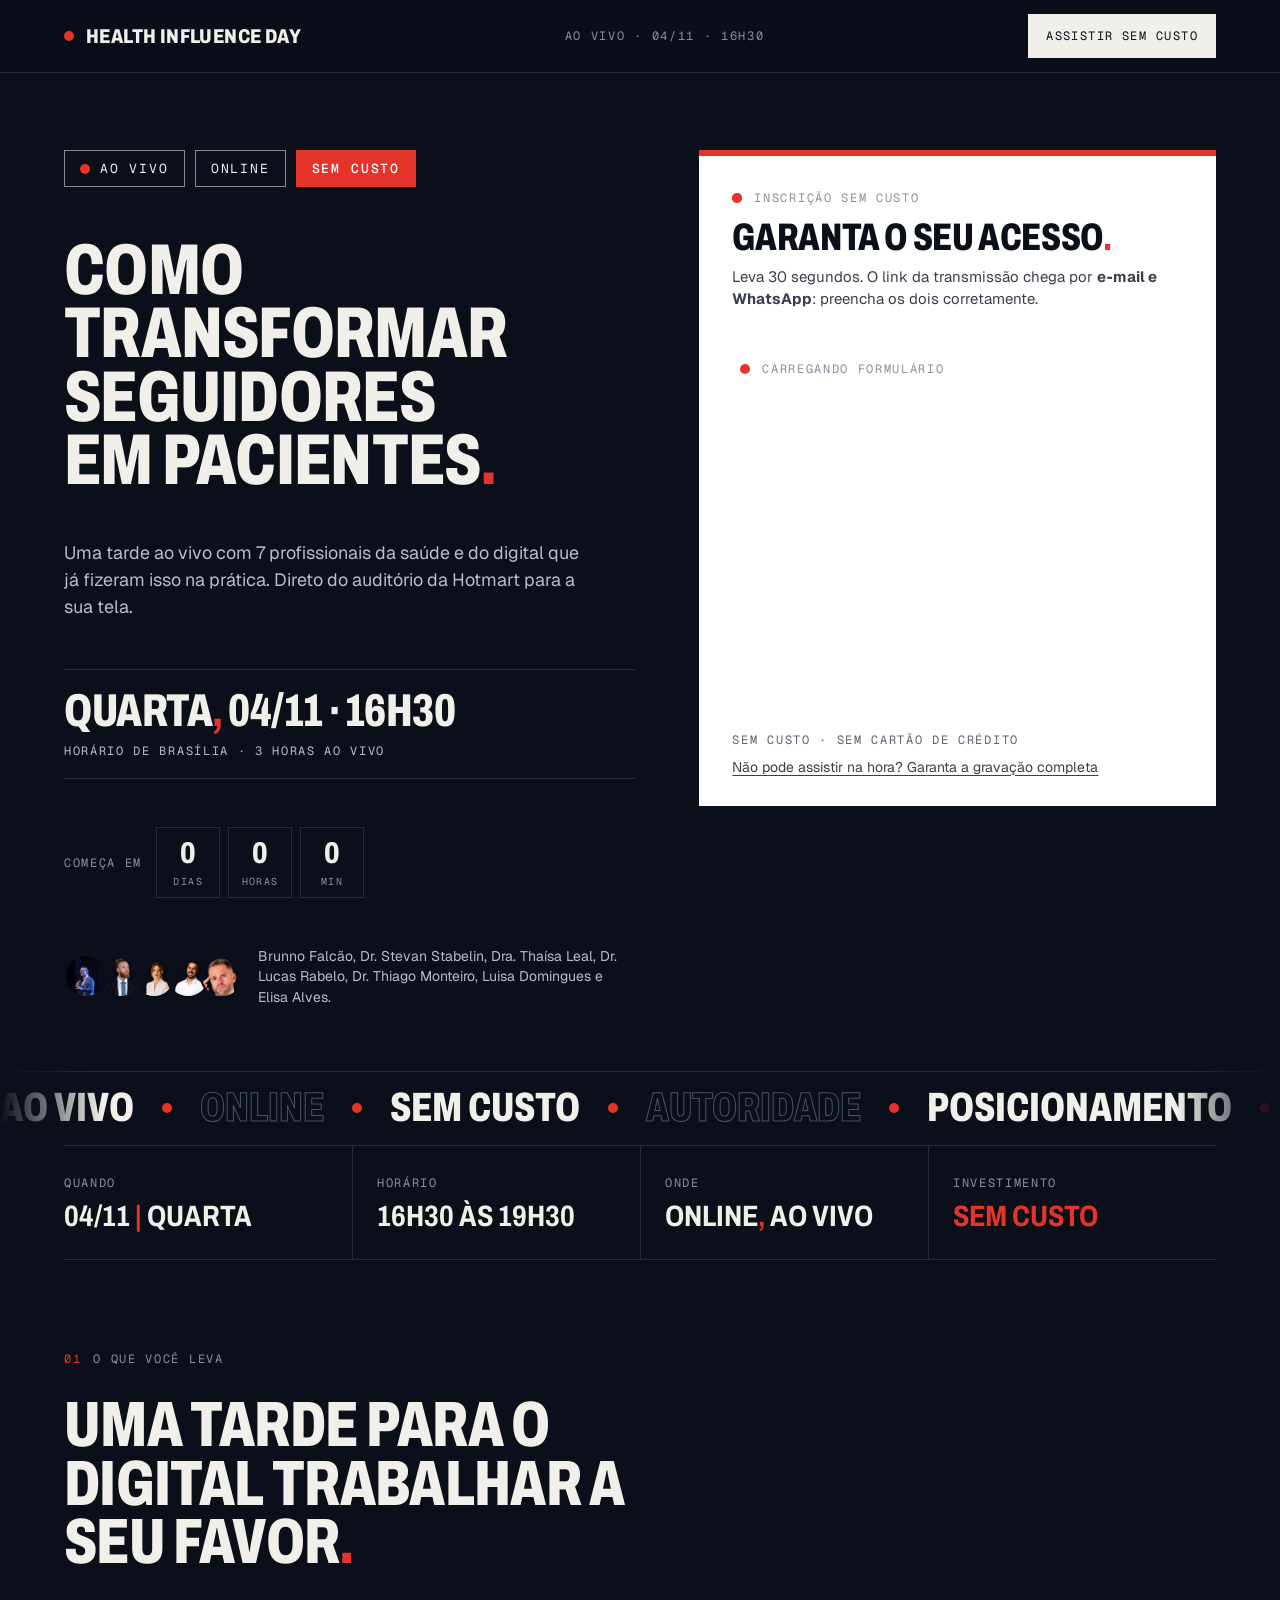
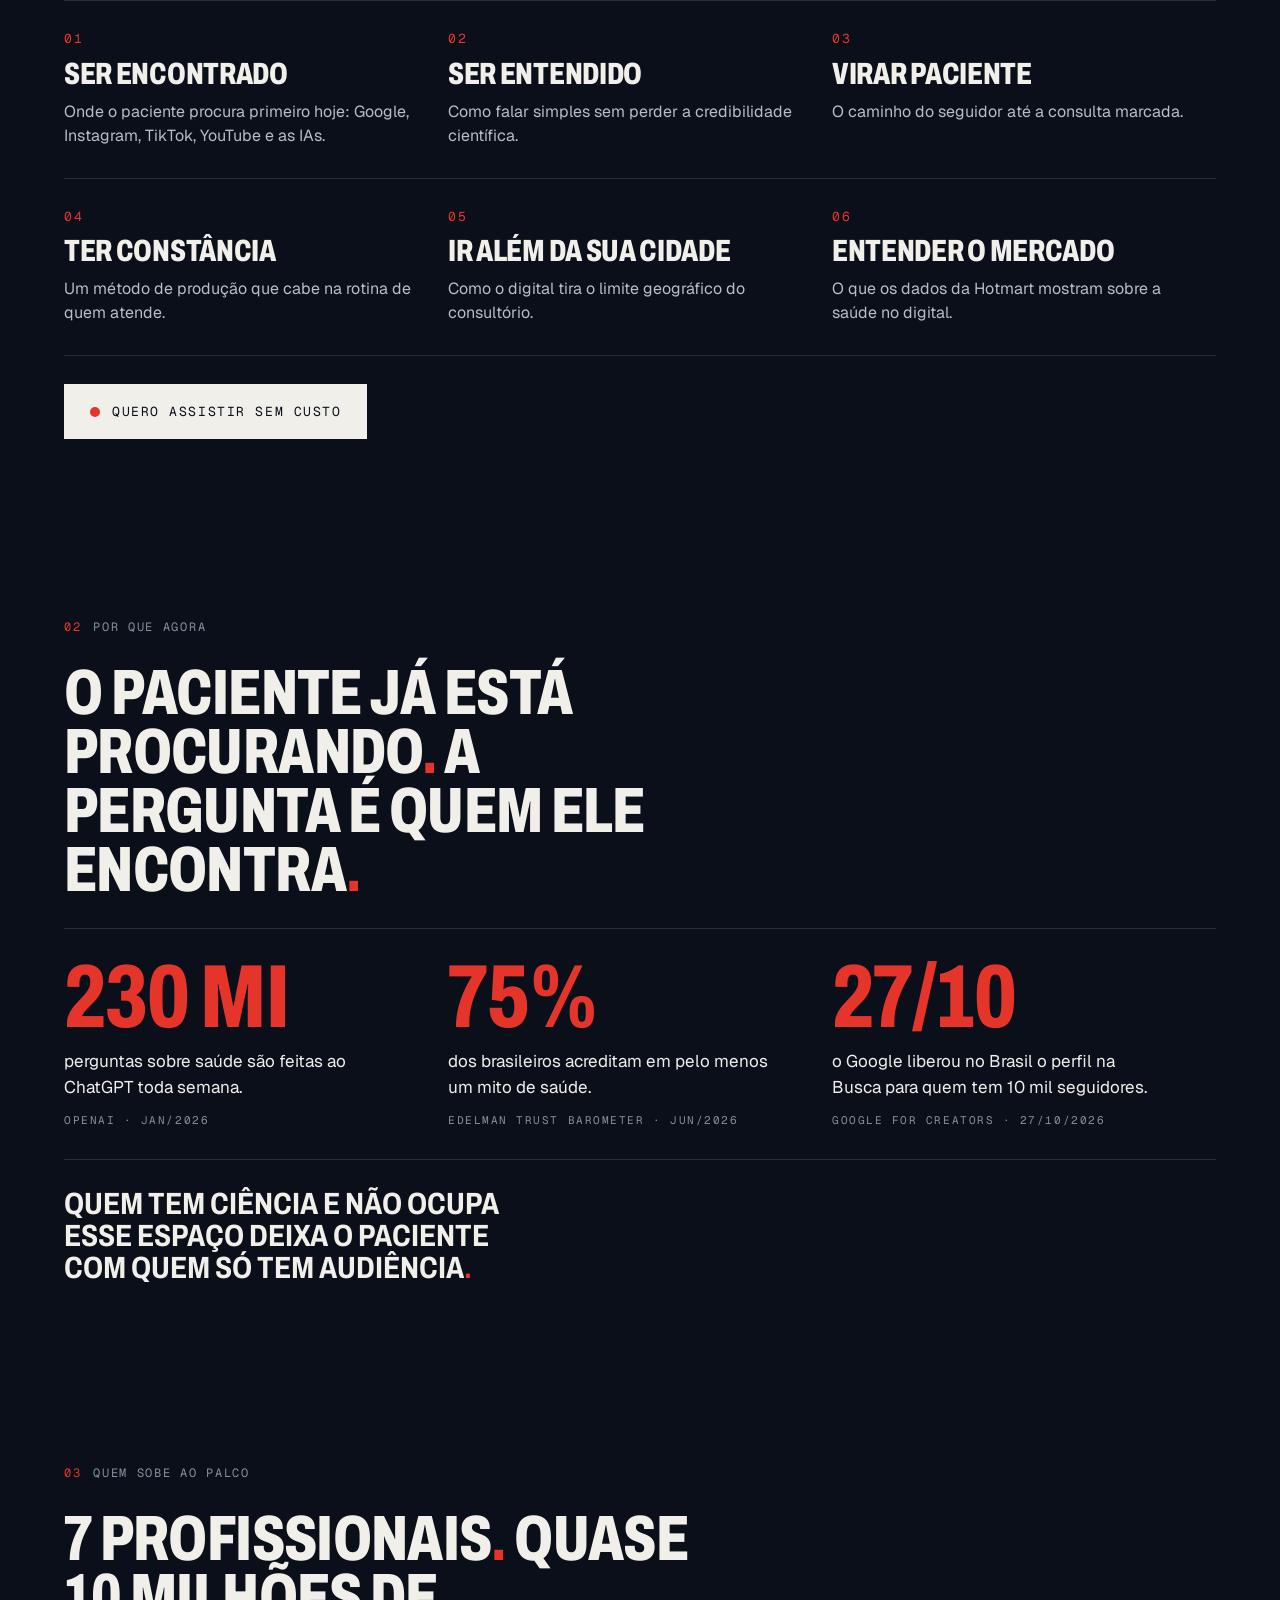
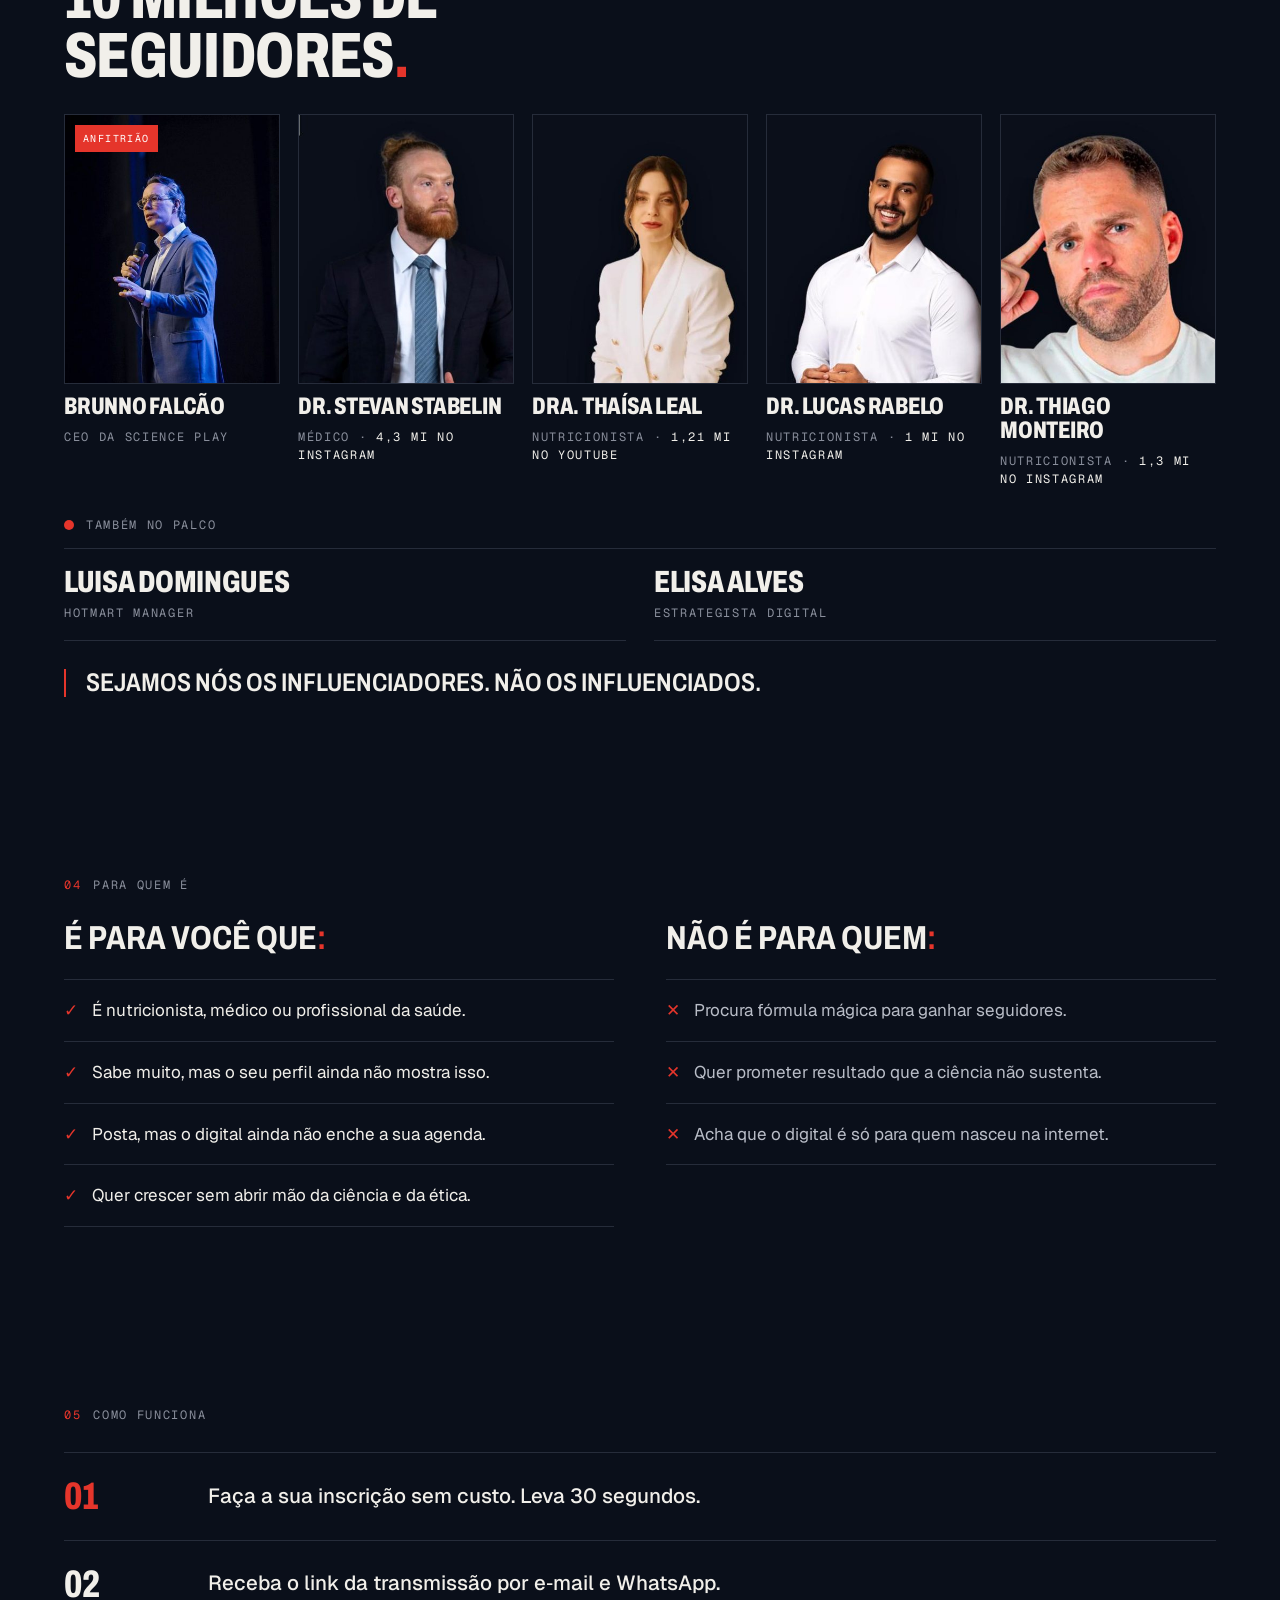
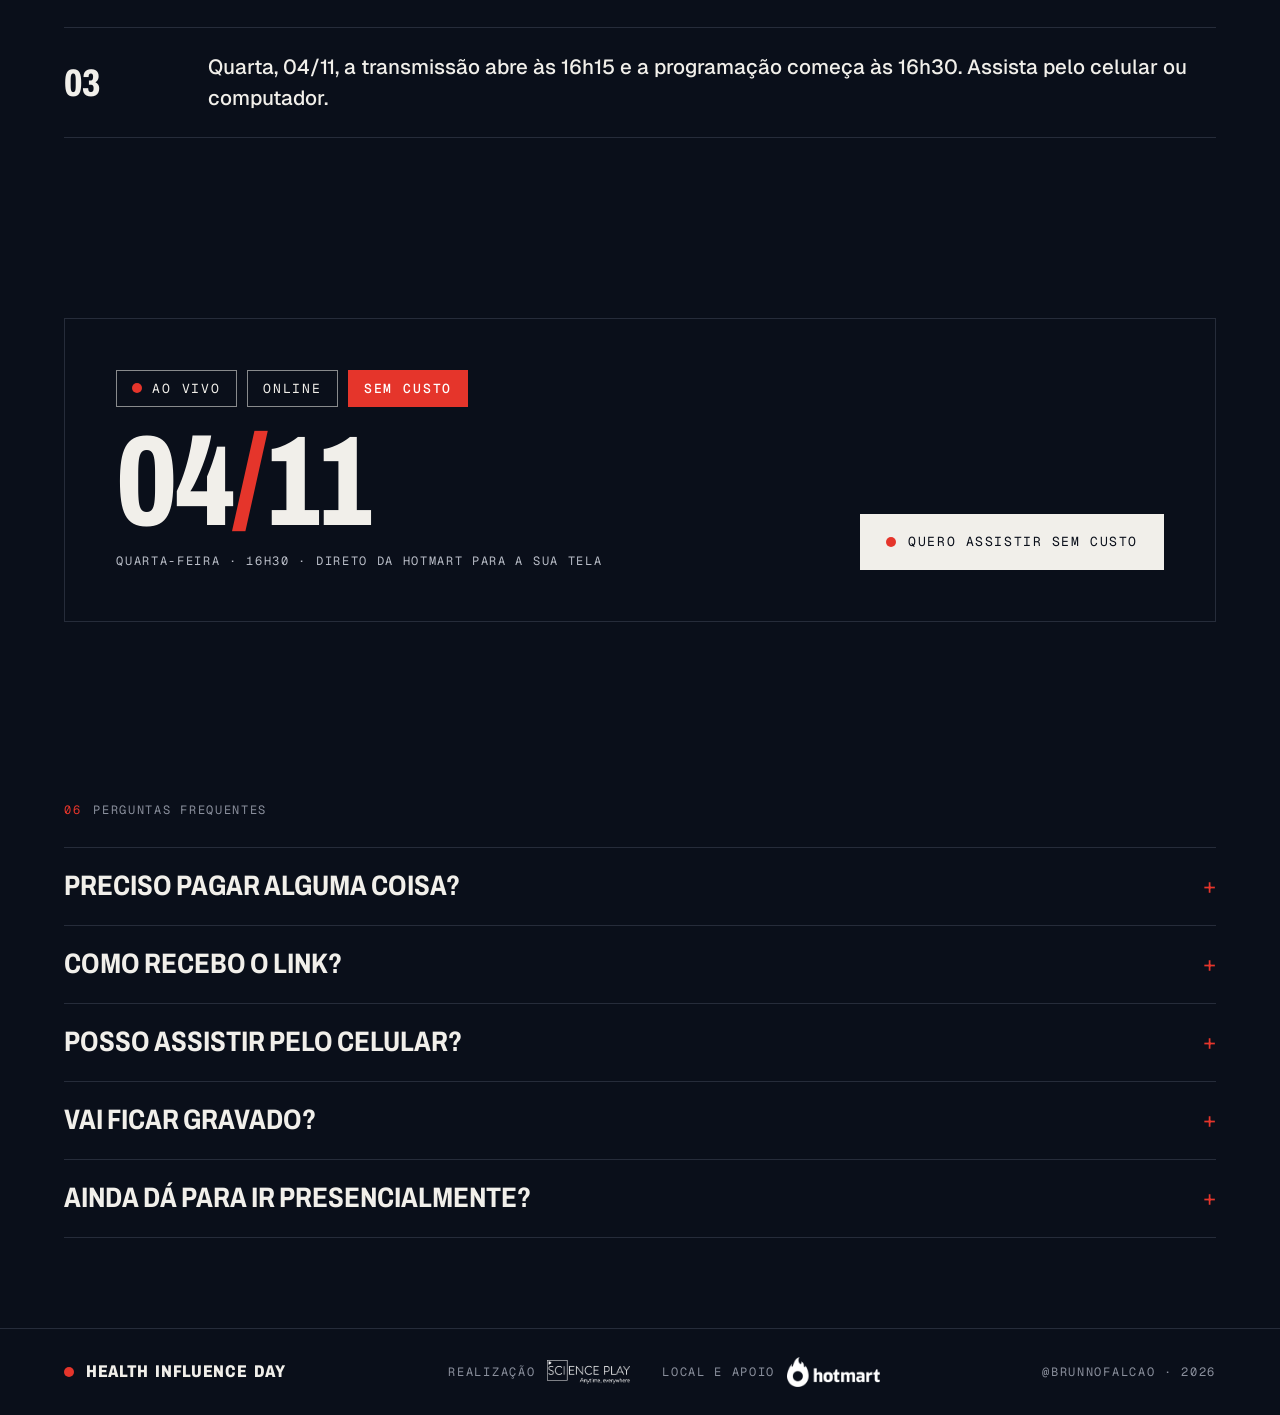
<file: index.html>
<!doctype html>
<html lang="pt-BR">
<head>
<meta charset="utf-8">
<meta name="viewport" content="width=device-width, initial-scale=1, viewport-fit=cover">
<title>Health Influence Day · Ao vivo, online e sem custo · 04/11</title>
<meta name="description" content="Como transformar seguidores em pacientes. Transmissão ao vivo, online e sem custo, direto da Hotmart, com 7 profissionais da saúde e do digital. Quarta, 04/11, às 16h30.">
<meta name="theme-color" content="#0A0F1A">
<link rel="canonical" href="https://hid.scienceplay.com/">
<meta property="og:type" content="website">
<meta property="og:url" content="https://hid.scienceplay.com/">
<meta property="og:title" content="Ao vivo, online e sem custo · Health Influence Day · 04/11">
<meta property="og:description" content="Como transformar seguidores em pacientes. Direto do auditório da Hotmart para a sua tela. Quarta, 04/11, às 16h30.">
<meta property="og:image" content="https://hid.scienceplay.com/img/og-online.jpg?v=1">
<meta property="og:image:width" content="1200">
<meta property="og:image:height" content="630">
<meta property="og:image:alt" content="Health Influence Day, ao vivo e online, quarta, 04/11, às 16h30. Transmissão sem custo, direto da Hotmart.">
<meta property="og:locale" content="pt_BR">
<meta property="og:site_name" content="Health Influence Day">
<meta name="twitter:card" content="summary_large_image">
<meta name="twitter:image" content="https://hid.scienceplay.com/img/og-online.jpg?v=1">
<link rel="icon" href="data:image/svg+xml,%3Csvg xmlns='http://www.w3.org/2000/svg' viewBox='0 0 32 32'%3E%3Crect width='32' height='32' fill='%230A0F1A'/%3E%3Ccircle cx='16' cy='16' r='7' fill='%23E5352B'/%3E%3C/svg%3E">
<link rel="preconnect" href="https://fonts.googleapis.com">
<link rel="preconnect" href="https://fonts.gstatic.com" crossorigin>
<link href="https://fonts.googleapis.com/css2?family=Archivo:wdth,wght@62..125,400..900&family=Geist:wght@300..700&family=Geist+Mono:wght@400;500&display=swap" rel="stylesheet">
<script type="application/ld+json">
{"@context":"https://schema.org","@type":"Event","name":"Health Influence Day · Ao vivo","description":"Como transformar seguidores em pacientes. Transmissão ao vivo, online e sem custo, direto do auditório da Hotmart.","startDate":"2026-11-04T16:30:00-03:00","endDate":"2026-11-04T19:30:00-03:00","eventAttendanceMode":"https://schema.org/OnlineEventAttendanceMode","eventStatus":"https://schema.org/EventScheduled","isAccessibleForFree":true,"location":{"@type":"VirtualLocation","url":"https://hid.scienceplay.com/"},"offers":{"@type":"Offer","price":"0","priceCurrency":"BRL","availability":"https://schema.org/InStock","url":"https://hid.scienceplay.com/"},"organizer":{"@type":"Organization","name":"Science Play","url":"https://scienceplay.com"},"performer":[{"@type":"Person","name":"Brunno Falcão"},{"@type":"Person","name":"Stevan Stabelin"},{"@type":"Person","name":"Thaísa Leal"},{"@type":"Person","name":"Lucas Rabelo"},{"@type":"Person","name":"Thiago Monteiro"},{"@type":"Person","name":"Luisa Domingues"},{"@type":"Person","name":"Elisa Alves"}],"image":"https://hid.scienceplay.com/img/og-online.jpg"}
</script>
<link rel="stylesheet" href="assets/style.css?v=4">
<style>
/* ===== versão online · conversão ===== */
.hero-grid{display:grid;grid-template-columns:minmax(0,1.05fr) minmax(0,.95fr);gap:clamp(32px,5vw,72px);align-items:start}
@media (max-width:900px){.hero-grid{grid-template-columns:1fr}}
.pills{display:flex;flex-wrap:wrap;gap:10px}
.pill{display:inline-flex;align-items:center;gap:10px;font-family:"Geist Mono",ui-monospace,monospace;font-size:13px;letter-spacing:.14em;text-transform:uppercase;padding:11px 15px;border:1px solid rgba(241,239,234,.55);color:var(--paper);line-height:1}
.pill--free{background:var(--red);border-color:var(--red);color:#fff;font-weight:500}
.pill--live .dot{animation:blink 1.2s ease-in-out infinite}
@keyframes blink{50%{opacity:.2}}
@media (prefers-reduced-motion:reduce){.pill--live .dot{animation:none}}
.hero h1{margin-top:4px}
.when{display:flex;flex-wrap:wrap;align-items:baseline;gap:8px 18px;border-top:1px solid var(--line);border-bottom:1px solid var(--line);padding:18px 0}
.when .h{font-size:clamp(34px,3.6vw,56px);line-height:1}
.when .mono{color:var(--muted)}
.countdown{display:flex;align-items:center;gap:14px;flex-wrap:wrap}
.cd{display:flex;gap:8px}
.cd div{min-width:64px;border:1px solid var(--line);padding:10px 8px 8px;text-align:center}
.cd b{display:block;font-family:Archivo,sans-serif;font-stretch:80%;font-variation-settings:"wdth" 80;font-weight:800;font-size:30px;line-height:1;color:var(--paper)}
.cd span{display:block;margin-top:6px;font-family:"Geist Mono",monospace;font-size:10px;letter-spacing:.14em;text-transform:uppercase;color:var(--dim)}
.faces{display:flex;align-items:center;gap:14px}
.faces .fs{display:flex}
.faces img{width:44px;height:44px;border-radius:50%;object-fit:cover;object-position:center 18%;border:2px solid var(--ink);margin-left:-10px;background:#1a2030}
.faces img:first-child{margin-left:0}
.faces p{font-size:14px;line-height:1.45;color:var(--muted);max-width:40ch}
.form-card{background:#fff;color:var(--ink);border-top:6px solid var(--red)}
.form-head{padding:clamp(22px,2.6vw,34px) clamp(22px,2.6vw,34px) 0}
.form-head .h{font-size:clamp(32px,3vw,46px);line-height:.95}
.form-head p{margin-top:10px;font-size:15px;line-height:1.5;color:#3A3F4C}
.form-card .rd-box{border:0;min-height:420px}
.form-foot{padding:0 clamp(22px,2.6vw,34px) clamp(20px,2.4vw,28px);display:flex;flex-direction:column;gap:8px}
.form-foot .mono{color:#5E6270}
.form-foot a{font-size:14px;color:#3A3F4C;text-decoration:underline;text-underline-offset:3px}
.sec-h{font-size:clamp(40px,5vw,84px);line-height:.92;max-width:21ch}
.ben{display:grid;grid-template-columns:repeat(auto-fit,minmax(min(100%,340px),1fr));border-top:1px solid var(--line)}
.ben>div{padding:28px 28px 30px 0;border-bottom:1px solid var(--line);display:flex;flex-direction:column;gap:10px}
.ben .n{font-family:"Geist Mono",monospace;font-size:13px;letter-spacing:.14em;color:var(--red)}
.ben .h{font-size:clamp(26px,2.4vw,34px);line-height:1}
.ben p{color:var(--muted);font-size:16px;max-width:38ch}
.stats{display:grid;grid-template-columns:repeat(auto-fit,minmax(min(100%,280px),1fr));gap:0;border-top:1px solid var(--line)}
.stat{padding:30px 28px 30px 0;border-bottom:1px solid var(--line)}
.stat .h{font-size:clamp(64px,7vw,112px);line-height:.85;color:var(--red)}
.stat p{margin-top:14px;font-size:17px;color:var(--paper);max-width:30ch}
.stat .mono{display:block;margin-top:12px;color:var(--dim);font-size:11px}
.punch{font-family:Archivo,sans-serif;font-stretch:80%;font-variation-settings:"wdth" 80;font-weight:700;text-transform:uppercase;font-size:clamp(24px,2.4vw,34px);line-height:1.05;max-width:30ch}
.palco{display:grid;grid-template-columns:repeat(auto-fill,minmax(min(100%,210px),1fr));gap:18px}
.pc{display:flex;flex-direction:column;gap:10px}
.pc .ph{position:relative;aspect-ratio:4/5;overflow:hidden;background:#111725;border:1px solid var(--line)}
.pc .ph img{width:100%;height:100%;object-fit:cover;display:block}
.pc .host{position:absolute;left:10px;top:10px;font-family:"Geist Mono",monospace;font-size:10px;letter-spacing:.14em;text-transform:uppercase;background:var(--red);color:#fff;padding:6px 8px}
.pc .h{font-size:24px;line-height:1}
.pc .mono{color:var(--dim)}
.pc .num{color:var(--paper)}
.also{display:flex;flex-direction:column;gap:14px}
.also-row{display:grid;grid-template-columns:repeat(auto-fit,minmax(min(100%,280px),1fr));column-gap:28px;border-top:1px solid var(--line)}
.also-row>div{padding:18px 0;border-bottom:1px solid var(--line);display:flex;flex-direction:column;gap:6px}
.also-row .h{font-size:clamp(26px,2.4vw,34px);line-height:1}
.fit{display:grid;grid-template-columns:repeat(auto-fit,minmax(min(100%,380px),1fr));gap:clamp(24px,4vw,56px)}
.fit ul{list-style:none;margin:0;padding:0;border-top:1px solid var(--line)}
.fit li{display:flex;gap:14px;padding:18px 0;border-bottom:1px solid var(--line);font-size:17px;line-height:1.45}
.fit li i{font-style:normal;color:var(--red);flex:none;font-family:"Geist Mono",monospace}
.fit .no li{color:var(--muted)}
.final{border:1px solid var(--line);padding:clamp(28px,4vw,56px);display:grid;grid-template-columns:minmax(0,1fr) auto;gap:28px;align-items:end}
@media (max-width:900px){.final{grid-template-columns:1fr}}
.final .big{font-size:clamp(80px,10vw,160px);line-height:.85;letter-spacing:-.02em}
.final .sub{margin-top:14px}
.faq{border-top:1px solid var(--line);width:100%}
.faq details{border-bottom:1px solid var(--line)}
.faq summary{list-style:none;cursor:pointer;display:flex;justify-content:space-between;align-items:center;gap:16px;padding:22px 0;min-height:44px}
.faq summary::-webkit-details-marker{display:none}
.faq summary .h{font-size:clamp(22px,2.2vw,30px)}
.faq summary::after{content:"+";font-family:"Geist Mono",monospace;font-size:22px;color:var(--red);flex:none}
.faq details[open] summary::after{content:"−"}
.faq p{color:var(--muted);font-size:17px;max-width:62ch;padding:0 0 22px}
.faq a{color:var(--paper);text-decoration:underline;text-underline-offset:3px}
.faces .fs{flex:none}
@media (max-width:600px){
  .pills{gap:8px}.pill{font-size:12px;padding:9px 11px;gap:8px;letter-spacing:.12em}
  .palco{grid-template-columns:repeat(2,minmax(0,1fr));gap:14px}
  .pc .h{font-size:20px}
  .pc .mono{font-size:10px;letter-spacing:.1em}
  .faces{align-items:flex-start}
  .faces p{font-size:13px}
  .cd div{min-width:58px}
}
</style>
<!-- Meta Pixel -->
<script>
!function(f,b,e,v,n,t,s){if(f.fbq)return;n=f.fbq=function(){n.callMethod?
n.callMethod.apply(n,arguments):n.queue.push(arguments)};if(!f._fbq)f._fbq=n;
n.push=n;n.loaded=!0;n.version='2.0';n.queue=[];t=b.createElement(e);t.async=!0;
t.src=v;s=b.getElementsByTagName(e)[0];s.parentNode.insertBefore(t,s)}(window,
document,'script','https://connect.facebook.net/en_US/fbevents.js');
fbq('init', '460696430970324');
fbq('track', 'PageView');
</script>
<noscript><img height="1" width="1" style="display:none" alt="" src="https://www.facebook.com/tr?id=460696430970324&ev=PageView&noscript=1"></noscript>
<!-- Fim Meta Pixel -->
</head>
<body>

<header class="top pad">
  <div class="wrap">
    <a class="brand" href="#topo" aria-label="Health Influence Day, início"><span class="dot"></span>Health Influence Day</a>
    <div class="mono dim top-meta"><span class="hide-m">Ao vivo · 04/11 · 16h30</span><span class="show-m">Ao vivo · 04/11</span></div>
    <a class="btn btn--sm top-cta" href="#inscricao">Assistir sem custo</a>
  </div>
</header>

<main id="topo">
  <!-- HERO: promessa + formulário na primeira dobra -->
  <section class="hero pad">
    <div class="wrap hero-grid">
      <div class="stack">
        <div class="pills" aria-label="Ao vivo, online e sem custo">
          <span class="pill pill--live"><span class="dot"></span>Ao vivo</span>
          <span class="pill">Online</span>
          <span class="pill pill--free">Sem custo</span>
        </div>
        <h1 class="h">Como transformar seguidores em pacientes<span class="red">.</span></h1>
        <p class="lead">Uma tarde ao vivo com 7 profissionais da saúde e do digital que já fizeram isso na prática. Direto do auditório da Hotmart para a sua tela.</p>
        <div class="when">
          <div class="h">Quarta<span class="red">,</span> 04/11 · 16h30</div>
          <div class="mono">Horário de Brasília · 3 horas ao vivo</div>
        </div>
        <div class="countdown" id="countdown" hidden>
          <div class="mono dim" id="cd-label">Começa em</div>
          <div class="cd"><div><b id="cd-d">0</b><span>dias</span></div><div><b id="cd-h">0</b><span>horas</span></div><div><b id="cd-m">0</b><span>min</span></div></div>
        </div>
        <div class="faces">
          <div class="fs">
            <img src="img/palco/brunno.jpg" width="44" height="44" alt="Brunno Falcão">
            <img src="img/palco/stevan.jpg" width="44" height="44" alt="Dr. Stevan Stabelin">
            <img src="img/palco/thaisa.jpg" width="44" height="44" alt="Dra. Thaísa Leal">
            <img src="img/palco/lucas.jpg" width="44" height="44" alt="Dr. Lucas Rabelo">
            <img src="img/palco/thiago.jpg" width="44" height="44" alt="Dr. Thiago Monteiro">
          </div>
          <p>Brunno Falcão, Dr. Stevan Stabelin, Dra. Thaísa Leal, Dr. Lucas Rabelo, Dr. Thiago Monteiro, Luisa Domingues e Elisa Alves.</p>
        </div>
      </div>

      <div class="form-card" id="inscricao">
        <div class="form-head">
          <div class="label mono dim"><span class="dot"></span>Inscrição sem custo</div>
          <h2 class="h" style="margin-top:12px">Garanta o seu acesso<span class="red">.</span></h2>
          <p>Leva 30 segundos. O link da transmissão chega por <strong>e&#8209;mail e WhatsApp</strong>: preencha os dois corretamente.</p>
        </div>
        <div id="form-box">
          <div class="rd-box">
            <div class="rd-loading mono dim" id="rd-status">Carregando formulário</div>
            <div id="formulario-aplicacao-hid-9331237108acf9518650"></div>
            <noscript><p class="rd-fallback">Ative o JavaScript do navegador para fazer sua inscrição.</p></noscript>
          </div>
        </div>
        <div class="form-foot">
          <div class="mono">Sem custo · Sem cartão de crédito</div>
          <a href="https://pay.hotmart.com/X108210082W?off=s212oz87" target="_blank" rel="noopener">Não pode assistir na hora? Garanta a gravação completa</a>
        </div>
      </div>
    </div>
  </section>

  <div class="ticker" aria-hidden="true"><div class="ticker-track"><div class="ticker-seq"><span>Ao vivo</span><i></i><span>Online</span><i></i><span>Sem custo</span><i></i><span>Autoridade</span><i></i><span>Posicionamento</span><i></i><span>Crescimento digital</span><i></i><span>Presença</span><i></i></div><div class="ticker-seq"><span>Ao vivo</span><i></i><span>Online</span><i></i><span>Sem custo</span><i></i><span>Autoridade</span><i></i><span>Posicionamento</span><i></i><span>Crescimento digital</span><i></i><span>Presença</span><i></i></div></div></div>

  <section class="pad" aria-label="Dados da transmissão">
    <div class="wrap strip"><div class="strip-row">
      <div><div class="mono dim">Quando</div><div class="h h--md">04/11 <span class="red">|</span> Quarta</div></div>
      <div><div class="mono dim">Horário</div><div class="h h--md">16h30 às 19h30</div></div>
      <div><div class="mono dim">Onde</div><div class="h h--md">Online<span class="red">,</span> ao vivo</div></div>
      <div><div class="mono dim">Investimento</div><div class="h h--md red">Sem custo</div></div>
    </div></div>
  </section>

  <!-- O QUE VOCÊ LEVA -->
  <section class="sec pad">
    <div class="wrap stack stack--md">
      <div class="label mono dim"><span class="red">01</span>O que você leva</div>
      <h2 class="h sec-h">Uma tarde para o digital trabalhar a seu favor<span class="red">.</span></h2>
      <div class="ben">
        <div><div class="n">01</div><div class="h">Ser encontrado</div><p>Onde o paciente procura primeiro hoje: Google, Instagram, TikTok, YouTube e as IAs.</p></div>
        <div><div class="n">02</div><div class="h">Ser entendido</div><p>Como falar simples sem perder a credibilidade científica.</p></div>
        <div><div class="n">03</div><div class="h">Virar paciente</div><p>O caminho do seguidor até a consulta marcada.</p></div>
        <div><div class="n">04</div><div class="h">Ter constância</div><p>Um método de produção que cabe na rotina de quem atende.</p></div>
        <div><div class="n">05</div><div class="h">Ir além da sua cidade</div><p>Como o digital tira o limite geográfico do consultório.</p></div>
        <div><div class="n">06</div><div class="h">Entender o mercado</div><p>O que os dados da Hotmart mostram sobre a saúde no digital.</p></div>
      </div>
      <div><a class="btn" href="#inscricao"><span class="dot"></span>Quero assistir sem custo</a></div>
    </div>
  </section>

  <!-- POR QUE AGORA -->
  <section class="sec pad">
    <div class="wrap stack stack--md">
      <div class="label mono dim"><span class="red">02</span>Por que agora</div>
      <h2 class="h sec-h">O paciente já está procurando<span class="red">.</span> A pergunta é quem ele encontra<span class="red">.</span></h2>
      <div class="stats">
        <div class="stat"><div class="h">230 mi</div><p>perguntas sobre saúde são feitas ao ChatGPT toda semana.</p><span class="mono">OpenAI · jan/2026</span></div>
        <div class="stat"><div class="h">75%</div><p>dos brasileiros acreditam em pelo menos um mito de saúde.</p><span class="mono">Edelman Trust Barometer · jun/2026</span></div>
        <div class="stat"><div class="h">27/10</div><p>o Google liberou no Brasil o perfil na Busca para quem tem 10 mil seguidores.</p><span class="mono">Google for Creators · 27/10/2026</span></div>
      </div>
      <p class="punch">Quem tem ciência e não ocupa esse espaço deixa o paciente com quem só tem audiência<span class="red">.</span></p>
    </div>
  </section>

  <!-- QUEM SOBE AO PALCO -->
  <section class="sec pad">
    <div class="wrap stack stack--md">
      <div class="label mono dim"><span class="red">03</span>Quem sobe ao palco</div>
      <h2 class="h sec-h">7 profissionais<span class="red">.</span> Quase 10 milhões de seguidores<span class="red">.</span></h2>
      <div class="palco">
        <div class="pc"><div class="ph"><img src="img/palco/brunno.jpg" width="400" height="500" alt="Brunno Falcão" loading="lazy"><span class="host">Anfitrião</span></div><div class="h">Brunno Falcão</div><div class="mono">CEO da Science Play</div></div>
        <div class="pc"><div class="ph"><img src="img/palco/stevan.jpg" width="400" height="500" alt="Dr. Stevan Stabelin" loading="lazy"></div><div class="h">Dr. Stevan Stabelin</div><div class="mono">Médico · <span class="num">4,3 mi no Instagram</span></div></div>
        <div class="pc"><div class="ph"><img src="img/palco/thaisa.jpg" width="400" height="500" alt="Dra. Thaísa Leal" loading="lazy"></div><div class="h">Dra. Thaísa Leal</div><div class="mono">Nutricionista · <span class="num">1,21 mi no YouTube</span></div></div>
        <div class="pc"><div class="ph"><img src="img/palco/lucas.jpg" width="400" height="500" alt="Dr. Lucas Rabelo" loading="lazy"></div><div class="h">Dr. Lucas Rabelo</div><div class="mono">Nutricionista · <span class="num">1 mi no Instagram</span></div></div>
        <div class="pc"><div class="ph"><img src="img/palco/thiago.jpg" width="400" height="500" alt="Dr. Thiago Monteiro" loading="lazy"></div><div class="h">Dr. Thiago Monteiro</div><div class="mono">Nutricionista · <span class="num">1,3 mi no Instagram</span></div></div>
      </div>
      <div class="also">
        <div class="label mono dim"><span class="dot"></span>Também no palco</div>
        <div class="also-row">
          <div><div class="h">Luisa Domingues</div><div class="mono dim">Hotmart Manager</div></div>
          <div><div class="h">Elisa Alves</div><div class="mono dim">Estrategista digital</div></div>
        </div>
      </div>
      <blockquote class="quote">Sejamos nós os influenciadores. Não os influenciados.</blockquote>
    </div>
  </section>

  <!-- PARA QUEM É -->
  <section class="sec pad">
    <div class="wrap stack stack--md">
      <div class="label mono dim"><span class="red">04</span>Para quem é</div>
      <div class="fit">
        <div class="stack stack--sm">
          <div class="h h--md" style="font-size:clamp(28px,2.6vw,38px)">É para você que<span class="red">:</span></div>
          <ul>
            <li><i>✓</i>É nutricionista, médico ou profissional da saúde.</li>
            <li><i>✓</i>Sabe muito, mas o seu perfil ainda não mostra isso.</li>
            <li><i>✓</i>Posta, mas o digital ainda não enche a sua agenda.</li>
            <li><i>✓</i>Quer crescer sem abrir mão da ciência e da ética.</li>
          </ul>
        </div>
        <div class="stack stack--sm no">
          <div class="h h--md" style="font-size:clamp(28px,2.6vw,38px)">Não é para quem<span class="red">:</span></div>
          <ul>
            <li><i>✕</i>Procura fórmula mágica para ganhar seguidores.</li>
            <li><i>✕</i>Quer prometer resultado que a ciência não sustenta.</li>
            <li><i>✕</i>Acha que o digital é só para quem nasceu na internet.</li>
          </ul>
        </div>
      </div>
    </div>
  </section>

  <!-- COMO FUNCIONA -->
  <section class="sec pad">
    <div class="wrap stack stack--md">
      <div class="label mono dim"><span class="red">05</span>Como funciona</div>
      <div>
        <div class="time"><div class="h red">01</div><strong>Faça a sua inscrição sem custo. Leva 30 segundos.</strong></div>
        <div class="time"><div class="h">02</div><strong>Receba o link da transmissão por e&#8209;mail e WhatsApp.</strong></div>
        <div class="time"><div class="h">03</div><strong>Quarta, 04/11, a transmissão abre às 16h15 e a programação começa às 16h30. Assista pelo celular ou computador.</strong></div>
      </div>
    </div>
  </section>

  <!-- CTA FINAL -->
  <section class="sec pad">
    <div class="wrap">
      <div class="final">
        <div>
          <div class="pills"><span class="pill pill--live"><span class="dot"></span>Ao vivo</span><span class="pill">Online</span><span class="pill pill--free">Sem custo</span></div>
          <div class="h big" style="margin-top:22px">04<span class="red">/</span>11</div>
          <div class="mono muted sub">Quarta-feira · 16h30 · Direto da Hotmart para a sua tela</div>
        </div>
        <a class="btn" href="#inscricao"><span class="dot"></span>Quero assistir sem custo</a>
      </div>
    </div>
  </section>

  <!-- PERGUNTAS -->
  <section class="sec pad">
    <div class="wrap stack stack--md">
      <div class="label mono dim"><span class="red">06</span>Perguntas frequentes</div>
      <div class="faq">
        <details><summary><span class="h h--md">Preciso pagar alguma coisa?</span></summary><p>Não. A transmissão ao vivo é sem custo e não pede cartão de crédito. Basta se inscrever.</p></details>
        <details><summary><span class="h h--md">Como recebo o link?</span></summary><p>Por e&#8209;mail e WhatsApp, logo depois da inscrição, e de novo no dia. Por isso, preencha os dois corretamente. A transmissão abre às 16h15, e a programação começa às 16h30.</p></details>
        <details><summary><span class="h h--md">Posso assistir pelo celular?</span></summary><p>Sim. Pelo celular, pelo tablet ou pelo computador, de onde você estiver.</p></details>
        <details><summary><span class="h h--md">Vai ficar gravado?</span></summary><p>A gravação completa, com acesso vitalício, custa R$ 49,90 à vista ou 12x de R$ 5,16* e fica disponível em até 7 dias depois do evento. <a href="https://pay.hotmart.com/X108210082W?off=s212oz87" target="_blank" rel="noopener">Garantir a gravação</a>. <span class="dim">*Parcelado com juros, total de R$ 61,92.</span></p></details>
        <details><summary><span class="h h--md">Ainda dá para ir presencialmente?</span></summary><p>O encontro presencial na Hotmart é para convidados. A transmissão ao vivo é aberta a todos, online e sem custo: basta fazer a sua inscrição nesta página.</p></details>
      </div>
    </div>
  </section>
</main>

<div class="mbar" id="mbar" aria-hidden="true">
  <div class="mbar-in">
    <div class="mbar-txt"><span class="mono">Ao vivo · 04/11 · 16h30</span><span class="mono red">Sem custo</span></div>
    <a class="btn mbar-btn" href="#inscricao" tabindex="-1"><span class="dot"></span>Quero assistir</a>
  </div>
</div>

<footer class="foot pad">
  <div class="wrap">
    <div class="brand brand--foot"><span class="dot"></span>Health Influence Day</div>
    <div class="logos">
      <div><span class="mono dim foot-k">Realização</span><img src="img/scienceplay-branco.png" width="418" height="121" alt="Science Play"></div>
      <div><span class="mono dim foot-k">Local e apoio</span><img class="logo-foot-hotmart" src="img/hotmart-branco.png" width="448" height="145" alt="Hotmart"></div>
    </div>
    <div class="mono dim">@brunnofalcao · 2026</div>
  </div>
</footer>

<script>
/* Contagem regressiva até 04/11, 16h30 (horário de Brasília) */
(function () {
  var box = document.getElementById('countdown'); if (!box) return;
  var ini = new Date('2026-11-04T16:30:00-03:00').getTime(), fim = new Date('2026-11-04T19:30:00-03:00').getTime();
  var d = document.getElementById('cd-d'), h = document.getElementById('cd-h'), m = document.getElementById('cd-m'), lb = document.getElementById('cd-label');
  function tick() {
    var now = Date.now();
    if (now >= fim) { box.hidden = true; return; }
    if (now >= ini) { box.hidden = false; lb.textContent = 'Acontecendo agora'; box.querySelector('.cd').style.display = 'none'; return; }
    var s = Math.floor((ini - now) / 1000);
    d.textContent = Math.floor(s / 86400); h.textContent = Math.floor(s % 86400 / 3600); m.textContent = Math.floor(s % 3600 / 60);
    box.hidden = false;
  }
  tick(); setInterval(tick, 30000);
})();
/* Meta: quem viu o formulário e quem clicou na gravação */
(function () {
  var alvo = document.getElementById('inscricao');
  if (alvo && 'IntersectionObserver' in window && window.fbq) {
    var io = new IntersectionObserver(function (e) {
      if (e[0].isIntersecting) { fbq('track', 'ViewContent', { content_name: 'Inscricao transmissao HID' }); io.disconnect(); }
    }, { threshold: 0.4 });
    io.observe(alvo);
  }
  document.querySelectorAll('a[href^="https://pay.hotmart.com"]').forEach(function (a) {
    a.addEventListener('click', function () {
      if (window.fbq) fbq('track', 'InitiateCheckout', { content_name: 'Gravacao HID', value: 49.90, currency: 'BRL' });
    });
  });
})();
</script>
<script src="assets/motion.js?v=4" defer></script>
<script>
/* Barra de CTA no mobile: aparece depois da primeira dobra e some quando o formulário ou o CTA final estão na tela */
(function () {
  var bar = document.getElementById('mbar'), hero = document.querySelector('.hero'), conv = document.getElementById('inscricao');
  if (!bar || !('IntersectionObserver' in window)) return;
  var heroOn = true, convOn = false, closeOn = false, cl = document.querySelector('.final'), link = bar.querySelector('a');
  function upd() {
    var show = !heroOn && !convOn && !closeOn;
    bar.classList.toggle('is-on', show);
    bar.setAttribute('aria-hidden', show ? 'false' : 'true');
    link.tabIndex = show ? 0 : -1;
  }
  new IntersectionObserver(function (e) { heroOn = e[0].isIntersecting; upd(); }).observe(hero);
  new IntersectionObserver(function (e) { convOn = e[0].isIntersecting; upd(); }, { rootMargin: '0px 0px -20% 0px' }).observe(conv);
  if (cl) new IntersectionObserver(function (e) { closeOn = e[0].isIntersecting; upd(); }).observe(cl);
})();
</script>
<script type="text/javascript" src="https://d335luupugsy2.cloudfront.net/js/rdstation-forms/stable/rdstation-forms.min.js"></script>
<script type="text/javascript">
  new RDStationForms('formulario-aplicacao-hid-9331237108acf9518650', 'UA-72189437-19').createForm();
  setTimeout(function () {
    var box = document.getElementById('formulario-aplicacao-hid-9331237108acf9518650');
    var st = document.getElementById('rd-status');
    if (st && box && !box.querySelector('form')) {
      st.textContent = 'Não foi possível carregar o formulário. Recarregue a página ou tente em outro navegador.';
      st.classList.add('rd-loading--err');
    }
  }, 10000);
</script>
</body>
</html>
</file>
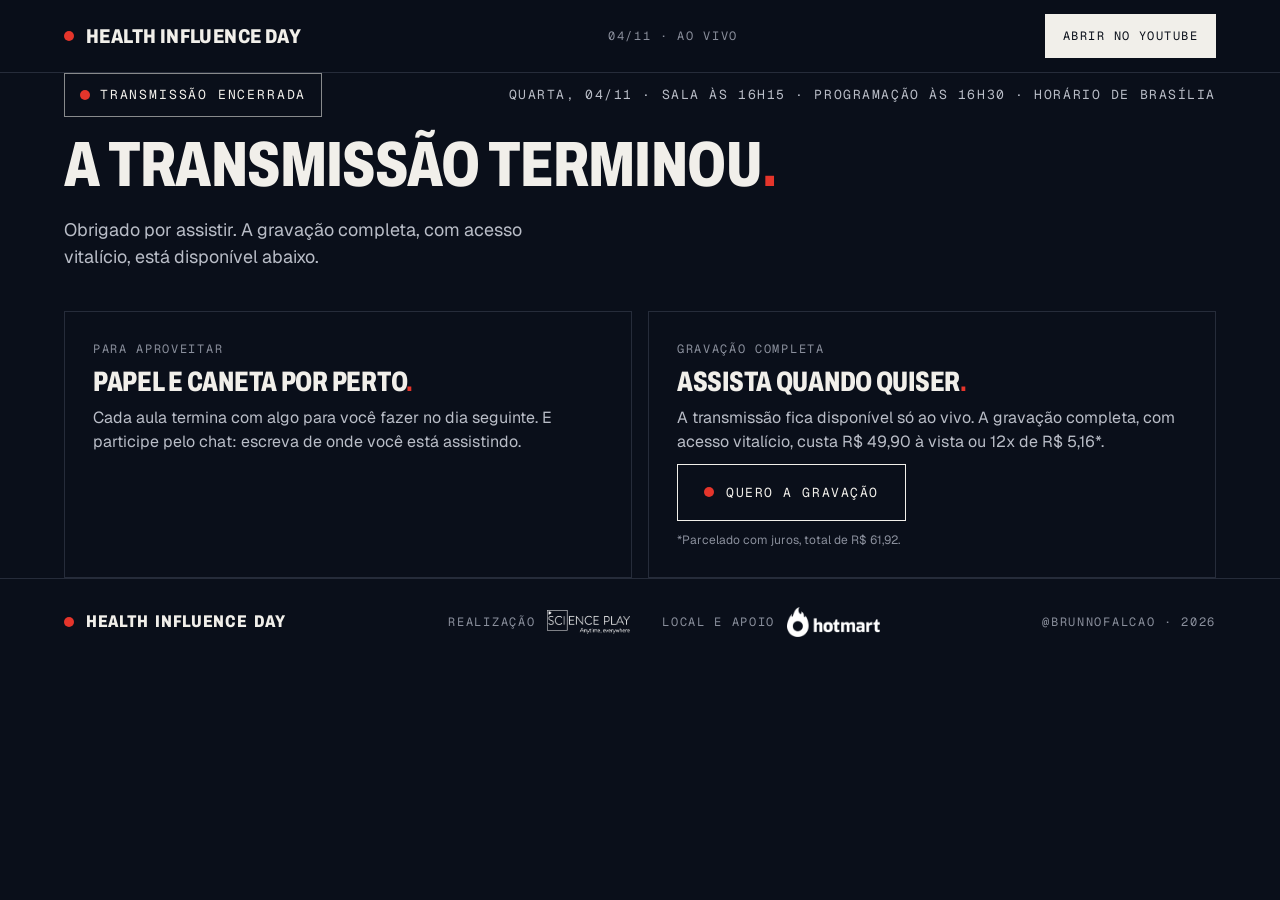
<file: ao-vivo/index.html>
<!doctype html>
<html lang="pt-BR">
<head>
<meta charset="utf-8">
<meta name="viewport" content="width=device-width, initial-scale=1, viewport-fit=cover">
<title>Ao vivo · Health Influence Day · 04/11</title>
<meta name="description" content="Transmissão ao vivo do Health Influence Day, direto da Hotmart. Quarta, 04/11. A sala abre às 16h15 e a programação começa às 16h30.">
<meta name="robots" content="noindex, nofollow">
<meta name="theme-color" content="#0A0F1A">
<meta property="og:title" content="Health Influence Day · Ao vivo">
<meta property="og:description" content="Quarta, 04/11. A sala abre às 16h15 e a programação começa às 16h30.">
<meta property="og:image" content="https://hid.scienceplay.com/img/og-online.jpg?v=1">
<link rel="icon" href="data:image/svg+xml,%3Csvg xmlns='http://www.w3.org/2000/svg' viewBox='0 0 32 32'%3E%3Crect width='32' height='32' fill='%230A0F1A'/%3E%3Ccircle cx='16' cy='16' r='7' fill='%23E5352B'/%3E%3C/svg%3E">
<link rel="preconnect" href="https://fonts.googleapis.com">
<link rel="preconnect" href="https://fonts.gstatic.com" crossorigin>
<link href="https://fonts.googleapis.com/css2?family=Archivo:wdth,wght@62..125,400..900&family=Geist:wght@300..700&family=Geist+Mono:wght@400;500&display=swap" rel="stylesheet">
<link rel="stylesheet" href="../assets/style.css?v=4">
<style>
.live-top{display:flex;flex-wrap:wrap;align-items:center;justify-content:space-between;gap:12px 24px}
.status{display:inline-flex;align-items:center;gap:10px;font-family:"Geist Mono",monospace;font-size:13px;letter-spacing:.14em;text-transform:uppercase;padding:11px 15px;border:1px solid rgba(241,239,234,.55);color:var(--paper)}
.status.is-live{background:var(--red);border-color:var(--red);color:#fff}
.status.is-live .dot{background:#fff;animation:blink 1.2s ease-in-out infinite}
@keyframes blink{50%{opacity:.25}}
@media (prefers-reduced-motion:reduce){.status.is-live .dot{animation:none}}
.when{font-family:"Geist Mono",monospace;font-size:13px;letter-spacing:.12em;text-transform:uppercase;color:var(--muted)}
.stage{display:grid;grid-template-columns:minmax(0,1fr) 380px;gap:16px;margin-top:20px}
.player{position:relative;width:100%;aspect-ratio:16/9;background:#000;border:1px solid var(--line)}
.player iframe{position:absolute;inset:0;width:100%;height:100%;border:0}
.chat{border:1px solid var(--line);background:#0E1320;min-height:420px}
.chat iframe{width:100%;height:100%;min-height:420px;border:0;display:block}
.chat-btn{display:none}
@media (max-width:1000px){.stage{grid-template-columns:1fr}.chat{display:none}.chat-btn{display:inline-flex}}
.no-chat .chat{display:none}.no-chat .stage{grid-template-columns:1fr}.no-chat .chat-btn{display:inline-flex}
.actions{display:flex;flex-wrap:wrap;gap:12px;margin-top:16px}
.cards{display:grid;grid-template-columns:repeat(auto-fit,minmax(min(100%,280px),1fr));gap:16px}
.card2{border:1px solid var(--line);padding:clamp(20px,2.4vw,28px);display:flex;flex-direction:column;gap:10px;align-items:flex-start}
.card2 .h{font-size:clamp(24px,2.2vw,30px);line-height:1}
.card2 p{color:var(--muted);font-size:16px}
.offer{display:none;border:1px solid var(--red);background:rgba(229,53,43,.08);padding:clamp(22px,3vw,40px);gap:14px;flex-direction:column;align-items:flex-start}
.offer.on{display:flex}
.offer .h{font-size:clamp(32px,4vw,56px);line-height:.95}
.offer p{color:var(--paper);font-size:17px;max-width:60ch}
.ended{display:none}
.is-ended .stage,.is-ended .actions{display:none}
.is-ended .ended{display:flex}
.fine{font-size:12px;color:var(--dim)}
</style>
<!-- Meta Pixel -->
<script>
!function(f,b,e,v,n,t,s){if(f.fbq)return;n=f.fbq=function(){n.callMethod?
n.callMethod.apply(n,arguments):n.queue.push(arguments)};if(!f._fbq)f._fbq=n;
n.push=n;n.loaded=!0;n.version='2.0';n.queue=[];t=b.createElement(e);t.async=!0;
t.src=v;s=b.getElementsByTagName(e)[0];s.parentNode.insertBefore(t,s)}(window,
document,'script','https://connect.facebook.net/en_US/fbevents.js');
fbq('init', '460696430970324');
fbq('track', 'PageView');
fbq('track', 'ViewContent', { content_name: 'Transmissao ao vivo HID' });
</script>
<noscript><img height="1" width="1" style="display:none" alt="" src="https://www.facebook.com/tr?id=460696430970324&ev=PageView&noscript=1"></noscript>
<!-- Fim Meta Pixel -->
</head>
<body>

<header class="top pad">
  <div class="wrap">
    <a class="brand" href="../" aria-label="Health Influence Day"><span class="dot"></span>Health Influence Day</a>
    <div class="mono dim top-meta hide-m">04/11 · Ao vivo</div>
    <a class="btn btn--sm top-cta" id="yt-top" href="#" target="_blank" rel="noopener">Abrir no YouTube</a>
  </div>
</header>

<main class="pad" id="page">
  <div class="wrap">
    <div class="live-top">
      <span class="status" id="status"><span class="dot"></span><span id="status-txt">A sala abre às 16h15</span></span>
      <span class="when">Quarta, 04/11 · sala às 16h15 · programação às 16h30 · horário de Brasília</span>
    </div>

    <div class="stage">
      <div class="player"><iframe id="yt-player" title="Health Influence Day ao vivo" allow="accelerometer; autoplay; clipboard-write; encrypted-media; gyroscope; picture-in-picture; web-share" allowfullscreen referrerpolicy="strict-origin-when-cross-origin"></iframe></div>
      <div class="chat"><iframe id="yt-chat" title="Chat ao vivo"></iframe></div>
    </div>

    <div class="actions">
      <a class="btn chat-btn" id="yt-chat-btn" href="#" target="_blank" rel="noopener"><span class="dot"></span>Participar do chat no YouTube</a>
      <a class="btn btn--ghost" id="grupo-btn" href="#" target="_blank" rel="noopener" style="display:none"><span class="dot"></span>Entrar no grupo do online</a>
    </div>

    <div class="ended stack stack--sm" style="margin-top:20px">
      <h1 class="h" style="font-size:clamp(40px,5vw,80px)">A transmissão terminou<span class="red">.</span></h1>
      <p class="lead">Obrigado por assistir. A gravação completa, com acesso vitalício, está disponível abaixo.</p>
    </div>
  </div>

  <div class="wrap stack stack--md" style="margin-top:40px">
    <div class="offer" id="offer">
      <div class="label mono"><span class="dot"></span>Palestre•se ELITE 2027 · Lote HID</div>
      <div class="h">Da audiência à agenda<span class="red">.</span></div>
      <p>3 dias de imersão, de 12 a 14/03/2027, em Alphaville, São Paulo. O preço de lançamento e os bônus do Lote HID valem até segunda, 16/11.</p>
      <a class="btn" id="elite-btn" href="#" target="_blank" rel="noopener"><span class="dot"></span>Garantir minha vaga no ELITE</a>
    </div>

    <div class="cards">
      <div class="card2">
        <div class="mono dim">Para aproveitar</div>
        <div class="h">Papel e caneta por perto<span class="red">.</span></div>
        <p>Cada aula termina com algo para você fazer no dia seguinte. E participe pelo chat: escreva de onde você está assistindo.</p>
      </div>
      <div class="card2">
        <div class="mono dim">Gravação completa</div>
        <div class="h">Assista quando quiser<span class="red">.</span></div>
        <p>A transmissão fica disponível só ao vivo. A gravação completa, com acesso vitalício, custa R$ 49,90 à vista ou 12x de R$ 5,16*.</p>
        <a class="btn btn--ghost" href="https://pay.hotmart.com/X108210082W?off=s212oz87" target="_blank" rel="noopener"><span class="dot"></span>Quero a gravação</a>
        <div class="fine">*Parcelado com juros, total de R$ 61,92.</div>
      </div>
    </div>
  </div>
</main>

<footer class="foot pad">
  <div class="wrap">
    <div class="brand brand--foot"><span class="dot"></span>Health Influence Day</div>
    <div class="logos">
      <div><span class="mono dim foot-k">Realização</span><img src="../img/scienceplay-branco.png" width="418" height="121" alt="Science Play"></div>
      <div><span class="mono dim foot-k">Local e apoio</span><img class="logo-foot-hotmart" src="../img/hotmart-branco.png" width="448" height="145" alt="Hotmart"></div>
    </div>
    <div class="mono dim">@brunnofalcao · 2026</div>
  </div>
</footer>

<script>
/* ===== CONFIGURAÇÃO: só mexa aqui ===== */
var VIDEO_ID  = 'X87Shx0yPBk';                 // ID da transmissão no YouTube
var ELITE_URL = '';                            // link do checkout do ELITE (vazio = a oferta não aparece)
var GRUPO_URL = '';                            // link do grupo do online (vazio = o botão não aparece)
var ABRE      = '2026-11-04T16:15:00-03:00';   // a sala abre
var COMECA    = '2026-11-04T16:30:00-03:00';   // a programação começa
var OFERTA    = '2026-11-04T19:00:00-03:00';   // a oferta do ELITE aparece
var FIM       = '2026-11-04T20:30:00-03:00';   // a página passa para "a transmissão terminou"
/* ===================================== */
(function () {
  var watch = 'https://www.youtube.com/live/' + VIDEO_ID;
  document.getElementById('yt-player').src = 'https://www.youtube.com/embed/' + VIDEO_ID + '?rel=0&playsinline=1';
  document.getElementById('yt-top').href = watch;
  document.getElementById('yt-chat-btn').href = watch;
  var mobile = /Mobi|Android|iPhone|iPad|iPod/i.test(navigator.userAgent);
  if (mobile) { document.body.classList.add('no-chat'); }
  else { document.getElementById('yt-chat').src = 'https://www.youtube.com/live_chat?v=' + VIDEO_ID + '&embed_domain=' + location.hostname; }
  if (GRUPO_URL) { var g = document.getElementById('grupo-btn'); g.href = GRUPO_URL; g.style.display = ''; }
  if (ELITE_URL) { document.getElementById('elite-btn').href = ELITE_URL; }

  var st = document.getElementById('status'), tx = document.getElementById('status-txt'), offer = document.getElementById('offer');
  var forced = new URLSearchParams(location.search).get('estado'); // teste: ?estado=antes | aovivo | oferta | fim
  var viuOferta = false;
  function tick() {
    var now = Date.now(), t = function (d) { return new Date(d).getTime(); };
    var fase = forced || (now >= t(FIM) ? 'fim' : now >= t(OFERTA) ? 'oferta' : now >= t(ABRE) ? 'aovivo' : 'antes');
    document.body.classList.toggle('is-ended', fase === 'fim');
    if (fase === 'antes') {
      var s = Math.max(0, Math.floor((t(ABRE) - now) / 1000)), d = Math.floor(s / 86400), h = Math.floor(s % 86400 / 3600), m = Math.floor(s % 3600 / 60);
      tx.textContent = 'A sala abre em ' + (d ? d + 'd ' : '') + h + 'h ' + m + 'min';
      st.classList.remove('is-live');
    } else if (fase === 'fim') {
      tx.textContent = 'Transmissão encerrada'; st.classList.remove('is-live');
    } else {
      tx.textContent = now < t(COMECA) && !forced ? 'Ao vivo · a programação começa às 16h30' : 'Ao vivo agora'; st.classList.add('is-live');
    }
    var mostra = !!ELITE_URL && (fase === 'oferta' || fase === 'fim');
    offer.classList.toggle('on', mostra);
    if (mostra && !viuOferta && window.fbq) { fbq('trackCustom', 'ViuOfertaELITE'); viuOferta = true; }
  }
  tick(); setInterval(tick, 20000);
  /* públicos para remarketing: quem ficou 10 e 60 minutos na transmissão */
  setTimeout(function () { if (window.fbq) fbq('trackCustom', 'AssistiuHID10min'); }, 600000);
  setTimeout(function () { if (window.fbq) fbq('trackCustom', 'AssistiuHID60min'); }, 3600000);
  document.querySelectorAll('a[href^="https://pay.hotmart.com"]').forEach(function (a) {
    a.addEventListener('click', function () { if (window.fbq) fbq('track', 'InitiateCheckout', { content_name: 'Gravacao HID', value: 49.90, currency: 'BRL' }); });
  });
  document.getElementById('elite-btn').addEventListener('click', function () { if (window.fbq) fbq('track', 'InitiateCheckout', { content_name: 'Palestrese ELITE 2027' }); });
})();
</script>
<script src="../assets/motion.js?v=4" defer></script>
</body>
</html>
</file>
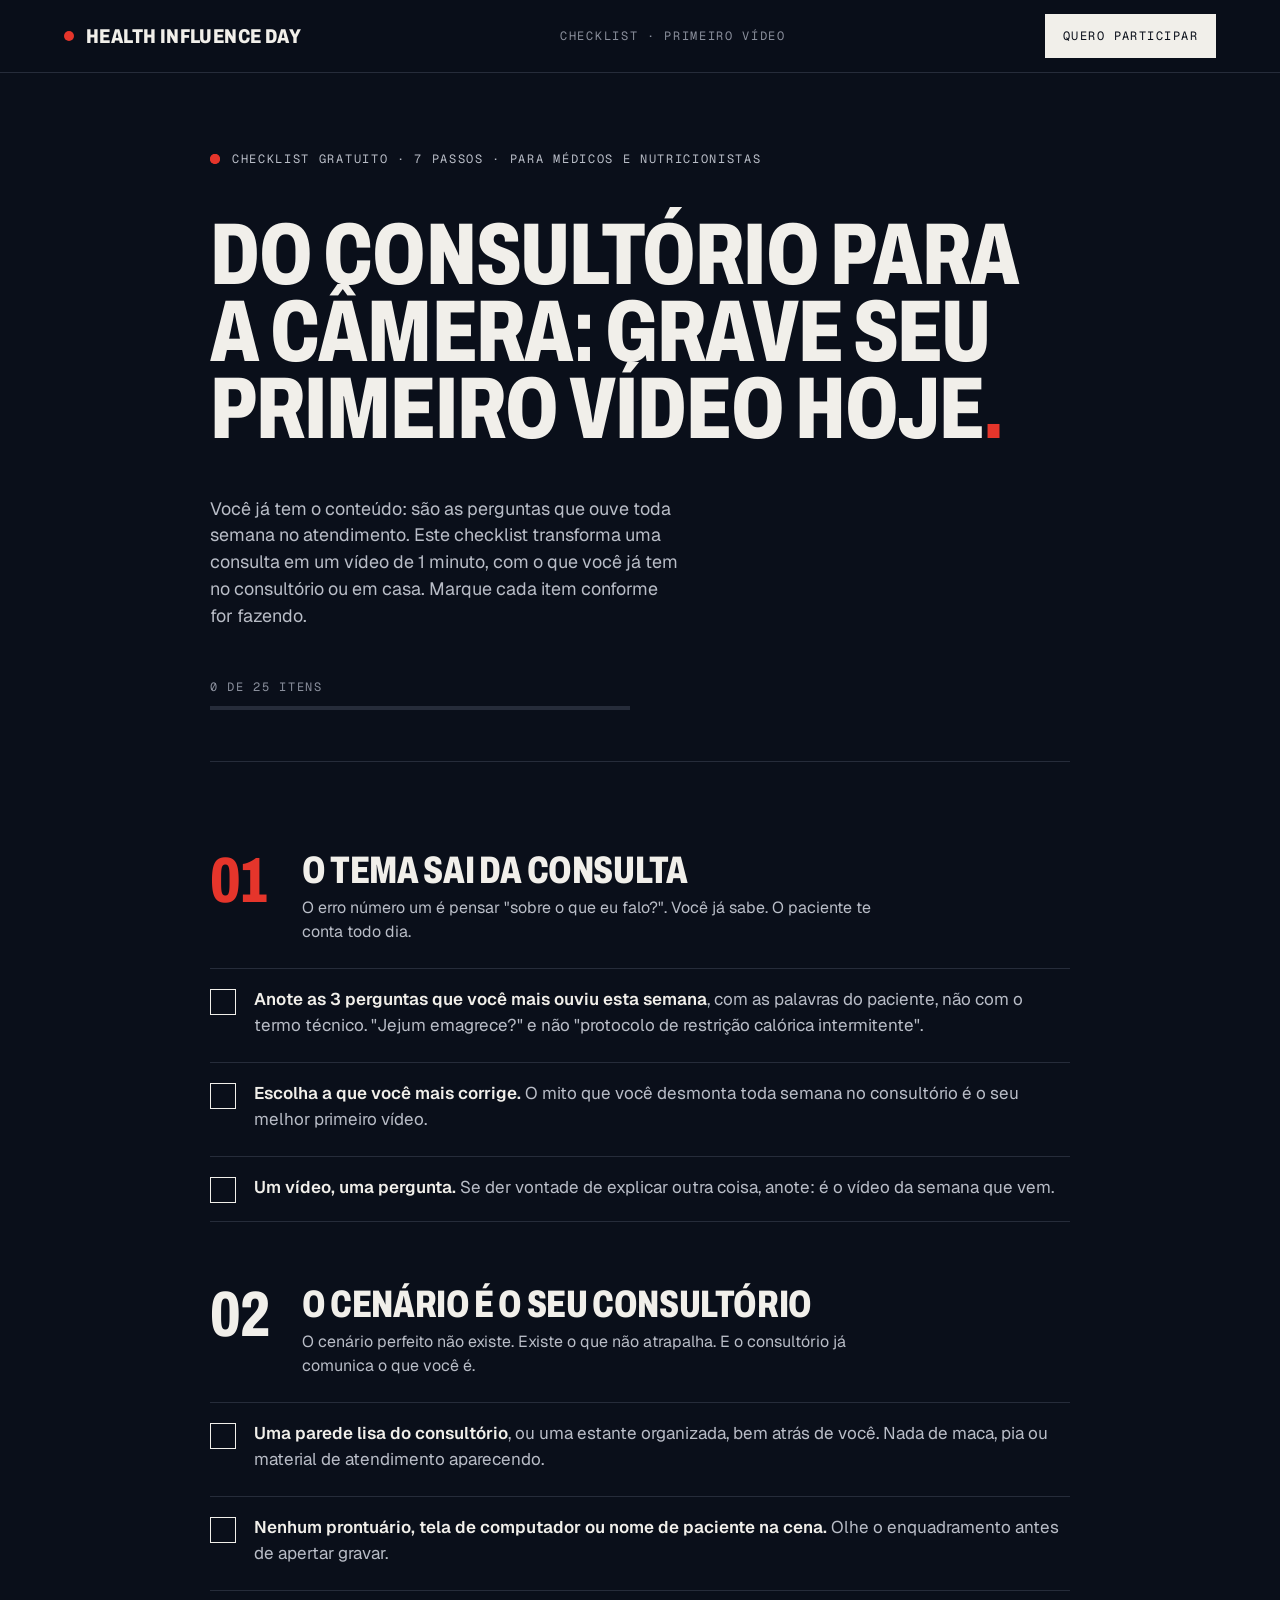
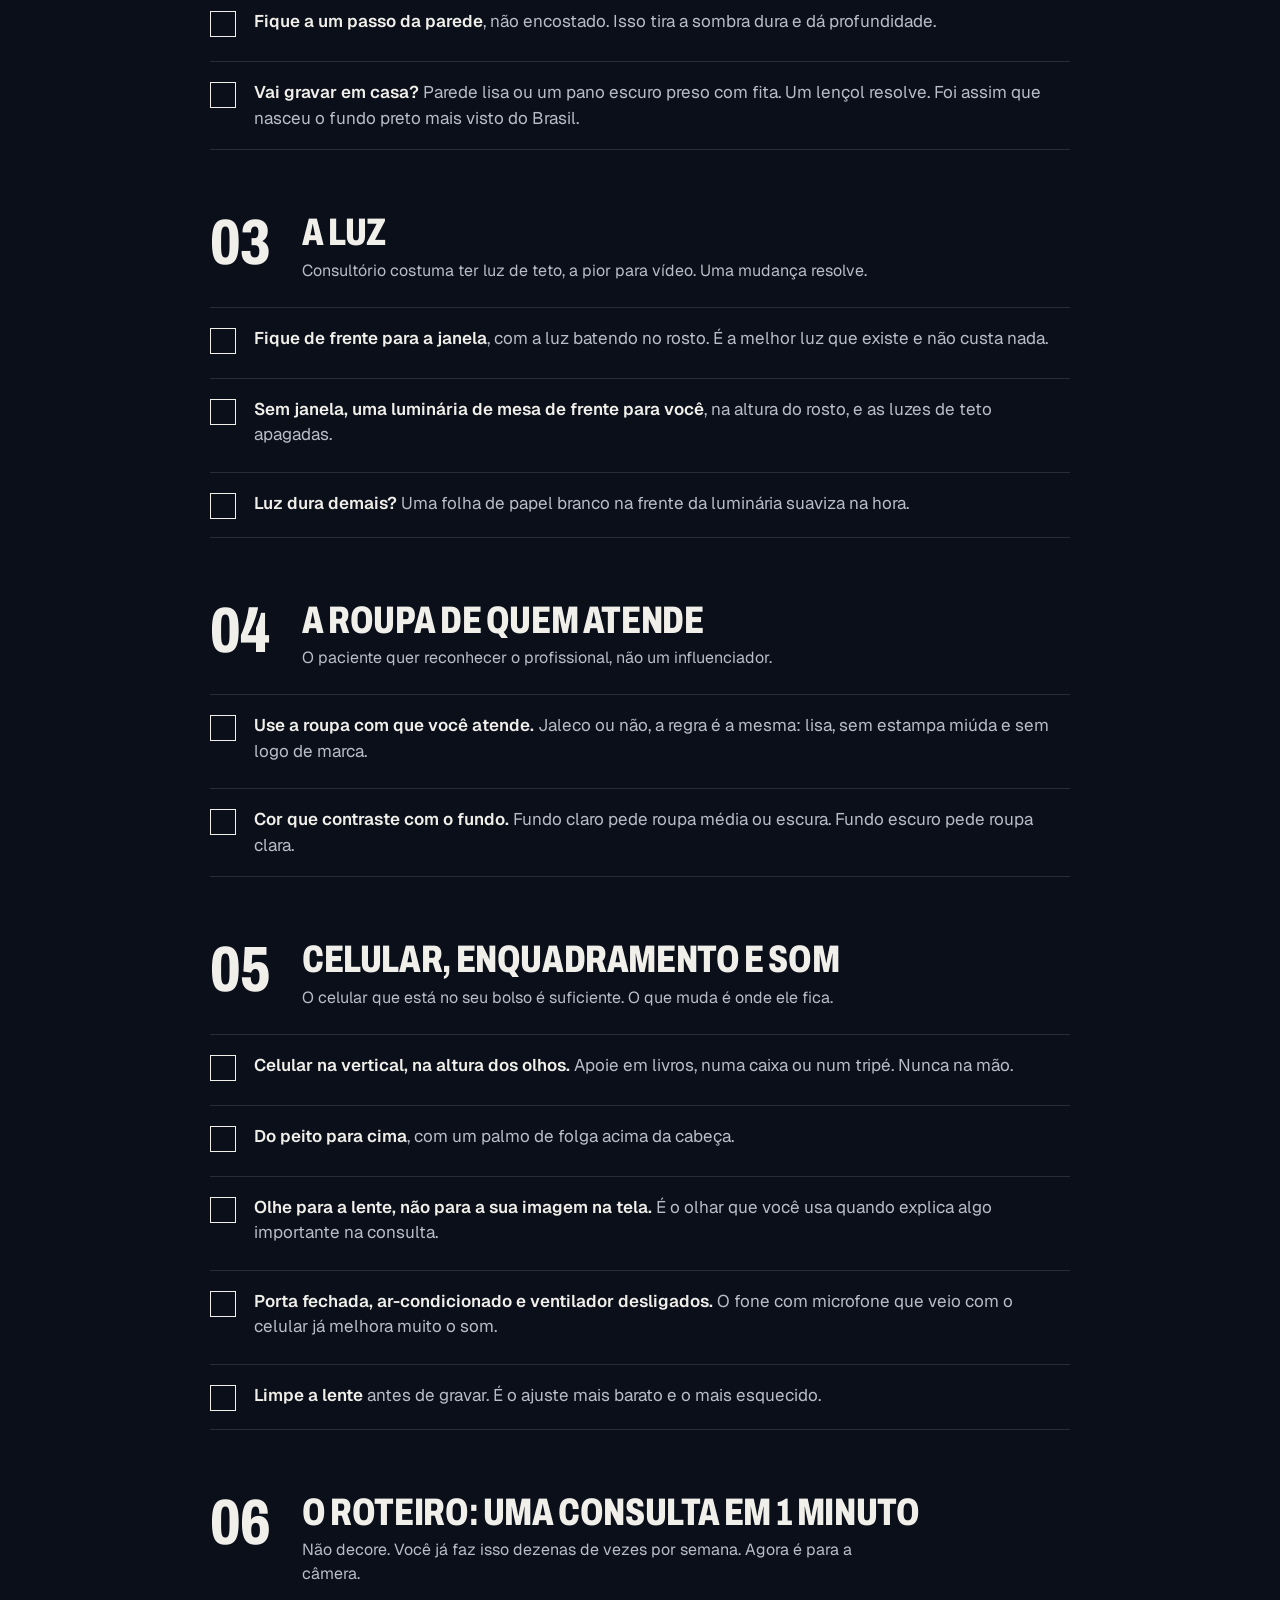
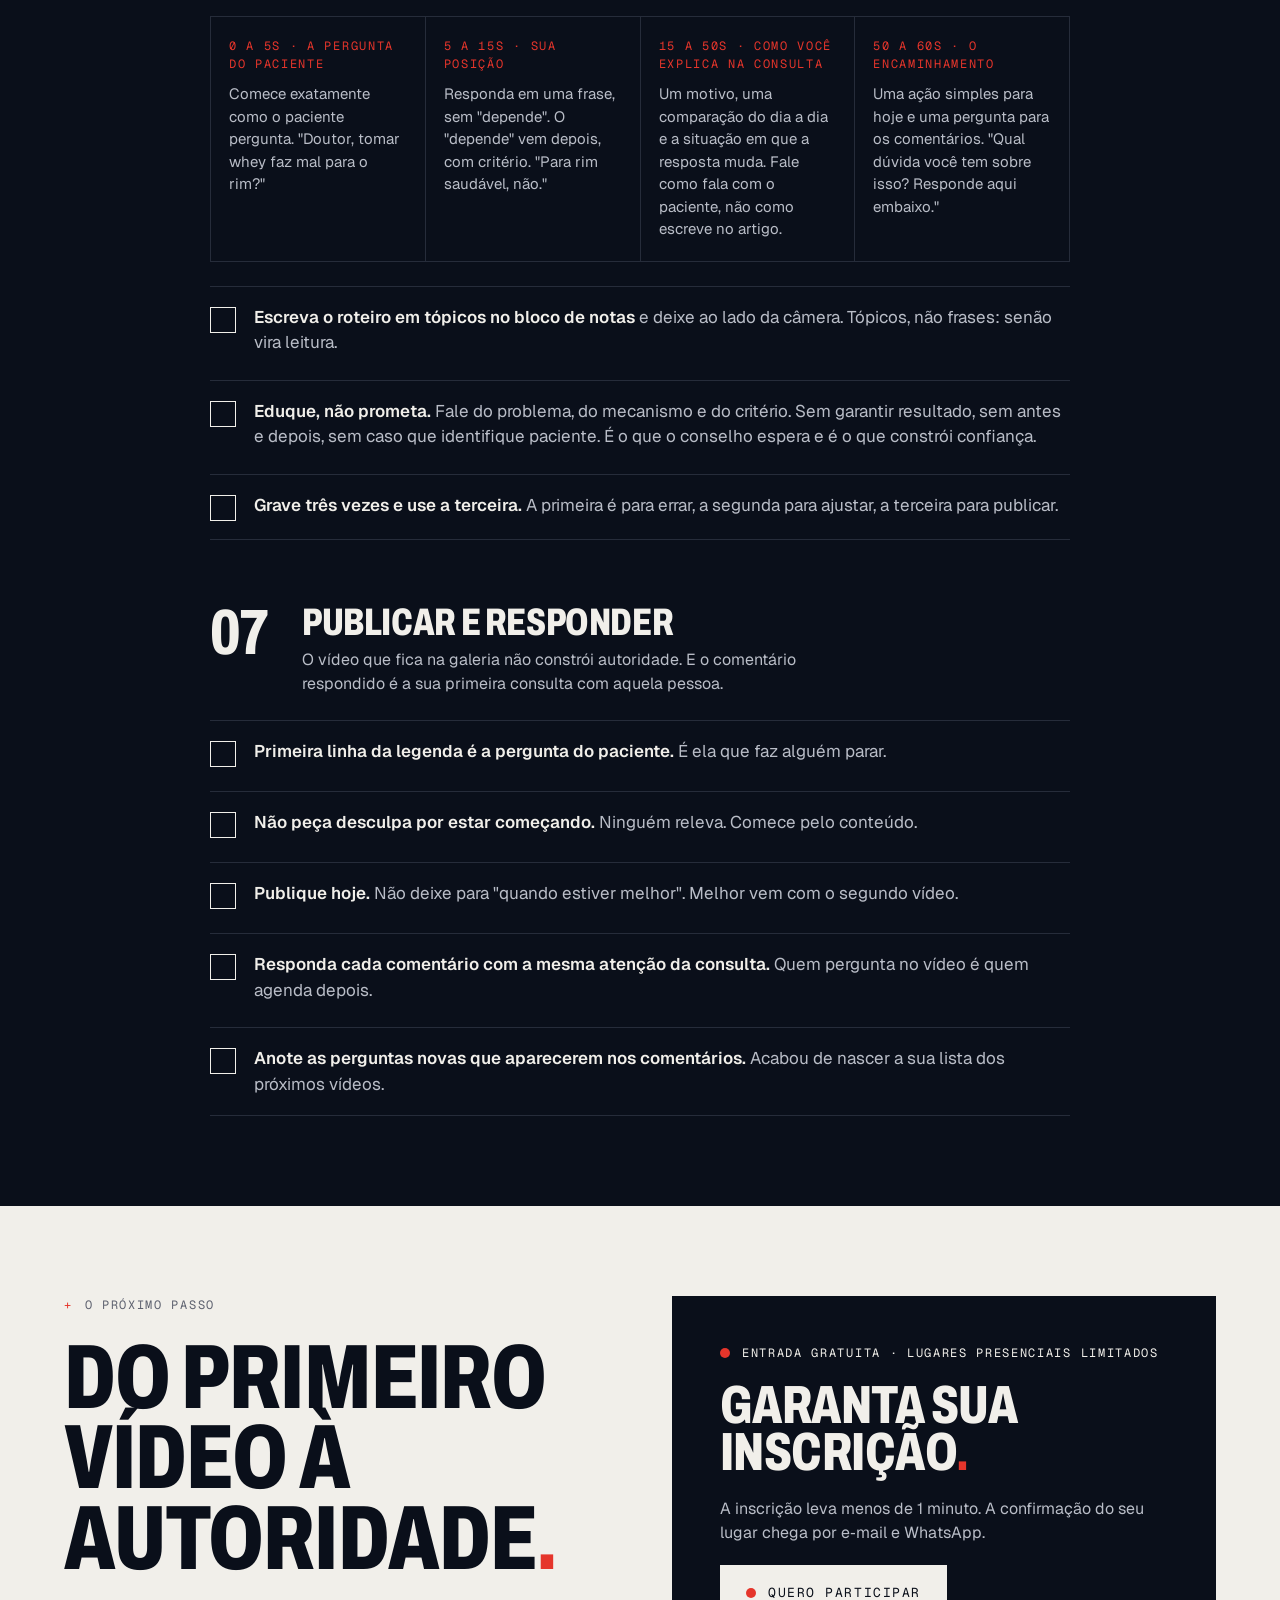
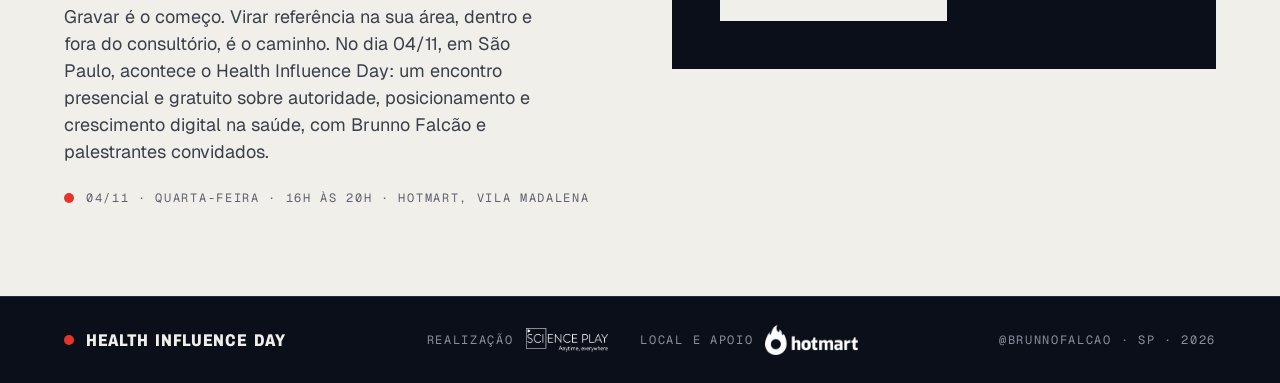
<file: fundo-preto/index.html>
<!doctype html>
<html lang="pt-BR">
<head>
<meta charset="utf-8">
<meta name="viewport" content="width=device-width, initial-scale=1, viewport-fit=cover">
<title>Do consultório para a câmera · Checklist do primeiro vídeo</title>
<meta name="description" content="Para médicos e nutricionistas: transforme as perguntas que ouve no consultório em um vídeo de 1 minuto, com o que você já tem. 7 passos, 25 itens.">
<meta name="theme-color" content="#0A0F1A">
<link rel="canonical" href="https://hid.scienceplay.com/fundo-preto/">
<meta property="og:type" content="article">
<meta property="og:url" content="https://hid.scienceplay.com/fundo-preto/">
<meta property="og:title" content="Do consultório para a câmera · Checklist do primeiro vídeo">
<meta property="og:description" content="Transforme uma consulta em um vídeo de 1 minuto. Tema, cenário, luz, roupa, roteiro e o que o conselho espera.">
<meta property="og:image" content="https://hid.scienceplay.com/img/og.jpg?v=3">
<meta property="og:locale" content="pt_BR">
<meta name="twitter:card" content="summary_large_image">
<link rel="icon" href="data:image/svg+xml,%3Csvg xmlns='http://www.w3.org/2000/svg' viewBox='0 0 32 32'%3E%3Crect width='32' height='32' fill='%230A0F1A'/%3E%3Ccircle cx='16' cy='16' r='7' fill='%23E5352B'/%3E%3C/svg%3E">
<link rel="preconnect" href="https://fonts.googleapis.com">
<link rel="preconnect" href="https://fonts.gstatic.com" crossorigin>
<link href="https://fonts.googleapis.com/css2?family=Archivo:wdth,wght@62..125,400..900&family=Geist:wght@300..700&family=Geist+Mono:wght@400;500&display=swap" rel="stylesheet">
<link rel="stylesheet" href="../assets/style.css?v=4">
<!-- Meta Pixel -->
<script>
!function(f,b,e,v,n,t,s){if(f.fbq)return;n=f.fbq=function(){n.callMethod?
n.callMethod.apply(n,arguments):n.queue.push(arguments)};if(!f._fbq)f._fbq=n;
n.push=n;n.loaded=!0;n.version='2.0';n.queue=[];t=b.createElement(e);t.async=!0;
t.src=v;s=b.getElementsByTagName(e)[0];s.parentNode.insertBefore(t,s)}(window,
document,'script','https://connect.facebook.net/en_US/fbevents.js');
fbq('init', '460696430970324');
fbq('track', 'PageView');
fbq('track', 'ViewContent', { content_name: 'Checklist do consultorio para a camera' });
</script>
<noscript><img height="1" width="1" style="display:none" alt="" src="https://www.facebook.com/tr?id=460696430970324&ev=PageView&noscript=1"></noscript>
<!-- Fim Meta Pixel -->
</head>
<body>

<header class="top pad">
  <div class="wrap">
    <a class="brand" href="../" aria-label="Health Influence Day, página do encontro"><span class="dot"></span>Health Influence Day</a>
    <div class="mono dim top-meta"><span class="hide-m">Checklist · Primeiro vídeo</span><span class="show-m">Grátis</span></div>
    <a class="btn btn--sm top-cta" href="#convite">Quero participar</a>
  </div>
</header>

<main>
  <section class="hero ck-hero pad">
    <div class="wrap stack">
      <div class="label mono muted"><span class="dot"></span><span>Checklist gratuito · 7 passos · para médicos e nutricionistas</span></div>
      <h1 class="h" data-split>Do consultório para a câmera: grave seu primeiro vídeo hoje<span class="red">.</span></h1>
      <p class="lead">Você já tem o conteúdo: são as perguntas que ouve toda semana no atendimento. Este checklist transforma uma consulta em um vídeo de 1 minuto, com o que você já tem no consultório ou em casa. Marque cada item conforme for fazendo.</p>
      <div class="cta-row">
        <div class="ck-progress" id="ck-progress"><span class="mono dim" id="ck-count">0 de 25 itens</span><div class="ck-bar"><i id="ck-fill"></i></div></div>
      </div>
    </div>
  </section>

  <section class="sec sec--flush pad">
    <div class="wrap line ck-list">

      <div class="ck-step">
        <div class="ck-head"><div class="h ck-num red">01</div><div><div class="h ck-title">O tema sai da consulta</div><p class="muted">O erro número um é pensar "sobre o que eu falo?". Você já sabe. O paciente te conta todo dia.</p></div></div>
        <label class="ck-item"><input type="checkbox"><span class="ck-box"></span><span><strong>Anote as 3 perguntas que você mais ouviu esta semana</strong>, com as palavras do paciente, não com o termo técnico. "Jejum emagrece?" e não "protocolo de restrição calórica intermitente".</span></label>
        <label class="ck-item"><input type="checkbox"><span class="ck-box"></span><span><strong>Escolha a que você mais corrige.</strong> O mito que você desmonta toda semana no consultório é o seu melhor primeiro vídeo.</span></label>
        <label class="ck-item"><input type="checkbox"><span class="ck-box"></span><span><strong>Um vídeo, uma pergunta.</strong> Se der vontade de explicar outra coisa, anote: é o vídeo da semana que vem.</span></label>
      </div>

      <div class="ck-step">
        <div class="ck-head"><div class="h ck-num">02</div><div><div class="h ck-title">O cenário é o seu consultório</div><p class="muted">O cenário perfeito não existe. Existe o que não atrapalha. E o consultório já comunica o que você é.</p></div></div>
        <label class="ck-item"><input type="checkbox"><span class="ck-box"></span><span><strong>Uma parede lisa do consultório</strong>, ou uma estante organizada, bem atrás de você. Nada de maca, pia ou material de atendimento aparecendo.</span></label>
        <label class="ck-item"><input type="checkbox"><span class="ck-box"></span><span><strong>Nenhum prontuário, tela de computador ou nome de paciente na cena.</strong> Olhe o enquadramento antes de apertar gravar.</span></label>
        <label class="ck-item"><input type="checkbox"><span class="ck-box"></span><span><strong>Fique a um passo da parede</strong>, não encostado. Isso tira a sombra dura e dá profundidade.</span></label>
        <label class="ck-item"><input type="checkbox"><span class="ck-box"></span><span><strong>Vai gravar em casa?</strong> Parede lisa ou um pano escuro preso com fita. Um lençol resolve. Foi assim que nasceu o fundo preto mais visto do Brasil.</span></label>
      </div>

      <div class="ck-step">
        <div class="ck-head"><div class="h ck-num">03</div><div><div class="h ck-title">A luz</div><p class="muted">Consultório costuma ter luz de teto, a pior para vídeo. Uma mudança resolve.</p></div></div>
        <label class="ck-item"><input type="checkbox"><span class="ck-box"></span><span><strong>Fique de frente para a janela</strong>, com a luz batendo no rosto. É a melhor luz que existe e não custa nada.</span></label>
        <label class="ck-item"><input type="checkbox"><span class="ck-box"></span><span><strong>Sem janela, uma luminária de mesa de frente para você</strong>, na altura do rosto, e as luzes de teto apagadas.</span></label>
        <label class="ck-item"><input type="checkbox"><span class="ck-box"></span><span><strong>Luz dura demais?</strong> Uma folha de papel branco na frente da luminária suaviza na hora.</span></label>
      </div>

      <div class="ck-step">
        <div class="ck-head"><div class="h ck-num">04</div><div><div class="h ck-title">A roupa de quem atende</div><p class="muted">O paciente quer reconhecer o profissional, não um influenciador.</p></div></div>
        <label class="ck-item"><input type="checkbox"><span class="ck-box"></span><span><strong>Use a roupa com que você atende.</strong> Jaleco ou não, a regra é a mesma: lisa, sem estampa miúda e sem logo de marca.</span></label>
        <label class="ck-item"><input type="checkbox"><span class="ck-box"></span><span><strong>Cor que contraste com o fundo.</strong> Fundo claro pede roupa média ou escura. Fundo escuro pede roupa clara.</span></label>
      </div>

      <div class="ck-step">
        <div class="ck-head"><div class="h ck-num">05</div><div><div class="h ck-title">Celular, enquadramento e som</div><p class="muted">O celular que está no seu bolso é suficiente. O que muda é onde ele fica.</p></div></div>
        <label class="ck-item"><input type="checkbox"><span class="ck-box"></span><span><strong>Celular na vertical, na altura dos olhos.</strong> Apoie em livros, numa caixa ou num tripé. Nunca na mão.</span></label>
        <label class="ck-item"><input type="checkbox"><span class="ck-box"></span><span><strong>Do peito para cima</strong>, com um palmo de folga acima da cabeça.</span></label>
        <label class="ck-item"><input type="checkbox"><span class="ck-box"></span><span><strong>Olhe para a lente, não para a sua imagem na tela.</strong> É o olhar que você usa quando explica algo importante na consulta.</span></label>
        <label class="ck-item"><input type="checkbox"><span class="ck-box"></span><span><strong>Porta fechada, ar-condicionado e ventilador desligados.</strong> O fone com microfone que veio com o celular já melhora muito o som.</span></label>
        <label class="ck-item"><input type="checkbox"><span class="ck-box"></span><span><strong>Limpe a lente</strong> antes de gravar. É o ajuste mais barato e o mais esquecido.</span></label>
      </div>

      <div class="ck-step">
        <div class="ck-head"><div class="h ck-num">06</div><div><div class="h ck-title">O roteiro: uma consulta em 1 minuto</div><p class="muted">Não decore. Você já faz isso dezenas de vezes por semana. Agora é para a câmera.</p></div></div>
        <div class="ck-script">
          <div class="ck-sc"><div class="mono red">0 a 5s · A pergunta do paciente</div><p>Comece exatamente como o paciente pergunta. "Doutor, tomar whey faz mal para o rim?"</p></div>
          <div class="ck-sc"><div class="mono red">5 a 15s · Sua posição</div><p>Responda em uma frase, sem "depende". O "depende" vem depois, com critério. "Para rim saudável, não."</p></div>
          <div class="ck-sc"><div class="mono red">15 a 50s · Como você explica na consulta</div><p>Um motivo, uma comparação do dia a dia e a situação em que a resposta muda. Fale como fala com o paciente, não como escreve no artigo.</p></div>
          <div class="ck-sc"><div class="mono red">50 a 60s · O encaminhamento</div><p>Uma ação simples para hoje e uma pergunta para os comentários. "Qual dúvida você tem sobre isso? Responde aqui embaixo."</p></div>
        </div>
        <label class="ck-item"><input type="checkbox"><span class="ck-box"></span><span><strong>Escreva o roteiro em tópicos no bloco de notas</strong> e deixe ao lado da câmera. Tópicos, não frases: senão vira leitura.</span></label>
        <label class="ck-item"><input type="checkbox"><span class="ck-box"></span><span><strong>Eduque, não prometa.</strong> Fale do problema, do mecanismo e do critério. Sem garantir resultado, sem antes e depois, sem caso que identifique paciente. É o que o conselho espera e é o que constrói confiança.</span></label>
        <label class="ck-item"><input type="checkbox"><span class="ck-box"></span><span><strong>Grave três vezes e use a terceira.</strong> A primeira é para errar, a segunda para ajustar, a terceira para publicar.</span></label>
      </div>

      <div class="ck-step">
        <div class="ck-head"><div class="h ck-num">07</div><div><div class="h ck-title">Publicar e responder</div><p class="muted">O vídeo que fica na galeria não constrói autoridade. E o comentário respondido é a sua primeira consulta com aquela pessoa.</p></div></div>
        <label class="ck-item"><input type="checkbox"><span class="ck-box"></span><span><strong>Primeira linha da legenda é a pergunta do paciente.</strong> É ela que faz alguém parar.</span></label>
        <label class="ck-item"><input type="checkbox"><span class="ck-box"></span><span><strong>Não peça desculpa por estar começando.</strong> Ninguém releva. Comece pelo conteúdo.</span></label>
        <label class="ck-item"><input type="checkbox"><span class="ck-box"></span><span><strong>Publique hoje.</strong> Não deixe para "quando estiver melhor". Melhor vem com o segundo vídeo.</span></label>
        <label class="ck-item"><input type="checkbox"><span class="ck-box"></span><span><strong>Responda cada comentário com a mesma atenção da consulta.</strong> Quem pergunta no vídeo é quem agenda depois.</span></label>
        <label class="ck-item"><input type="checkbox"><span class="ck-box"></span><span><strong>Anote as perguntas novas que aparecerem nos comentários.</strong> Acabou de nascer a sua lista dos próximos vídeos.</span></label>
      </div>

    </div>
  </section>

  <section class="paper pad">
    <div class="wrap grid2 convite" id="convite">
      <div class="stack stack--sm convite-txt">
        <div class="label mono dim"><span class="red">+</span>O próximo passo</div>
        <h2 class="h">Do primeiro vídeo à autoridade<span class="red">.</span></h2>
        <p class="muted">Gravar é o começo. Virar referência na sua área, dentro e fora do consultório, é o caminho. No dia 04/11, em São Paulo, acontece o Health Influence Day: um encontro presencial e gratuito sobre autoridade, posicionamento e crescimento digital na saúde, com Brunno Falcão e palestrantes convidados.</p>
        <div class="label mono dim"><span class="dot"></span>04/11 · Quarta-feira · 16h às 20h · Hotmart, Vila Madalena</div>
      </div>
      <div class="ck-cta">
        <div class="label mono"><span class="dot"></span>Entrada gratuita · Lugares presenciais limitados</div>
        <div class="h">Garanta sua inscrição<span class="red">.</span></div>
        <p>A inscrição leva menos de 1 minuto. A confirmação do seu lugar chega por e&#8209;mail e WhatsApp.</p>
        <a class="btn" href="../?utm_source=checklist&utm_medium=site&utm_campaign=fundo-preto#convite"><span class="dot"></span>Quero participar</a>
      </div>
    </div>
  </section>
</main>

<div class="mbar" id="mbar" aria-hidden="true">
  <div class="mbar-in">
    <div class="mbar-txt"><span class="mono">04/11 · Quarta</span><span class="mono dim">Gratuito · SP</span></div>
    <a class="btn mbar-btn" href="#convite" tabindex="-1"><span class="dot"></span>Quero participar</a>
  </div>
</div>

<footer class="foot pad">
  <div class="wrap">
    <div class="brand brand--foot"><span class="dot"></span>Health Influence Day</div>
    <div class="logos">
      <div><span class="mono dim foot-k">Realização</span><img src="../img/scienceplay-branco.png" width="418" height="121" alt="Science Play"></div>
      <div><span class="mono dim foot-k">Local e apoio</span><img class="logo-foot-hotmart" src="../img/hotmart-branco.png" width="448" height="145" alt="Hotmart"></div>
    </div>
    <div class="mono dim">@brunnofalcao · SP · 2026</div>
  </div>
</footer>

<script>
/* Progresso do checklist (salvo neste navegador) */
(function () {
  var boxes = Array.prototype.slice.call(document.querySelectorAll('.ck-item input'));
  var count = document.getElementById('ck-count'), fill = document.getElementById('ck-fill');
  var KEY = 'hid-checklist';
  try { var saved = JSON.parse(localStorage.getItem(KEY) || '[]'); boxes.forEach(function (b, i) { b.checked = !!saved[i]; }); } catch (e) {}
  function upd() {
    var n = boxes.filter(function (b) { return b.checked; }).length;
    count.textContent = n + ' de ' + boxes.length + ' itens';
    fill.style.width = Math.round(n / boxes.length * 100) + '%';
    if (n === boxes.length) { count.textContent = 'Checklist completo. Agora é publicar.'; if (window.fbq) fbq('trackCustom', 'ChecklistCompleto'); }
    try { localStorage.setItem(KEY, JSON.stringify(boxes.map(function (b) { return b.checked; }))); } catch (e) {}
  }
  boxes.forEach(function (b) { b.addEventListener('change', upd); });
  upd();
})();
/* Barra de CTA no mobile */
(function () {
  var bar = document.getElementById('mbar'), hero = document.querySelector('.hero'), conv = document.getElementById('convite');
  if (!bar || !('IntersectionObserver' in window)) return;
  var heroOn = true, convOn = false, link = bar.querySelector('a');
  function upd() { var show = !heroOn && !convOn; bar.classList.toggle('is-on', show); bar.setAttribute('aria-hidden', show ? 'false' : 'true'); link.tabIndex = show ? 0 : -1; }
  new IntersectionObserver(function (e) { heroOn = e[0].isIntersecting; upd(); }).observe(hero);
  new IntersectionObserver(function (e) { convOn = e[0].isIntersecting; upd(); }, { rootMargin: '0px 0px -20% 0px' }).observe(conv);
})();
</script>
<script src="../assets/motion.js?v=4" defer></script>
</body>
</html>
</file>
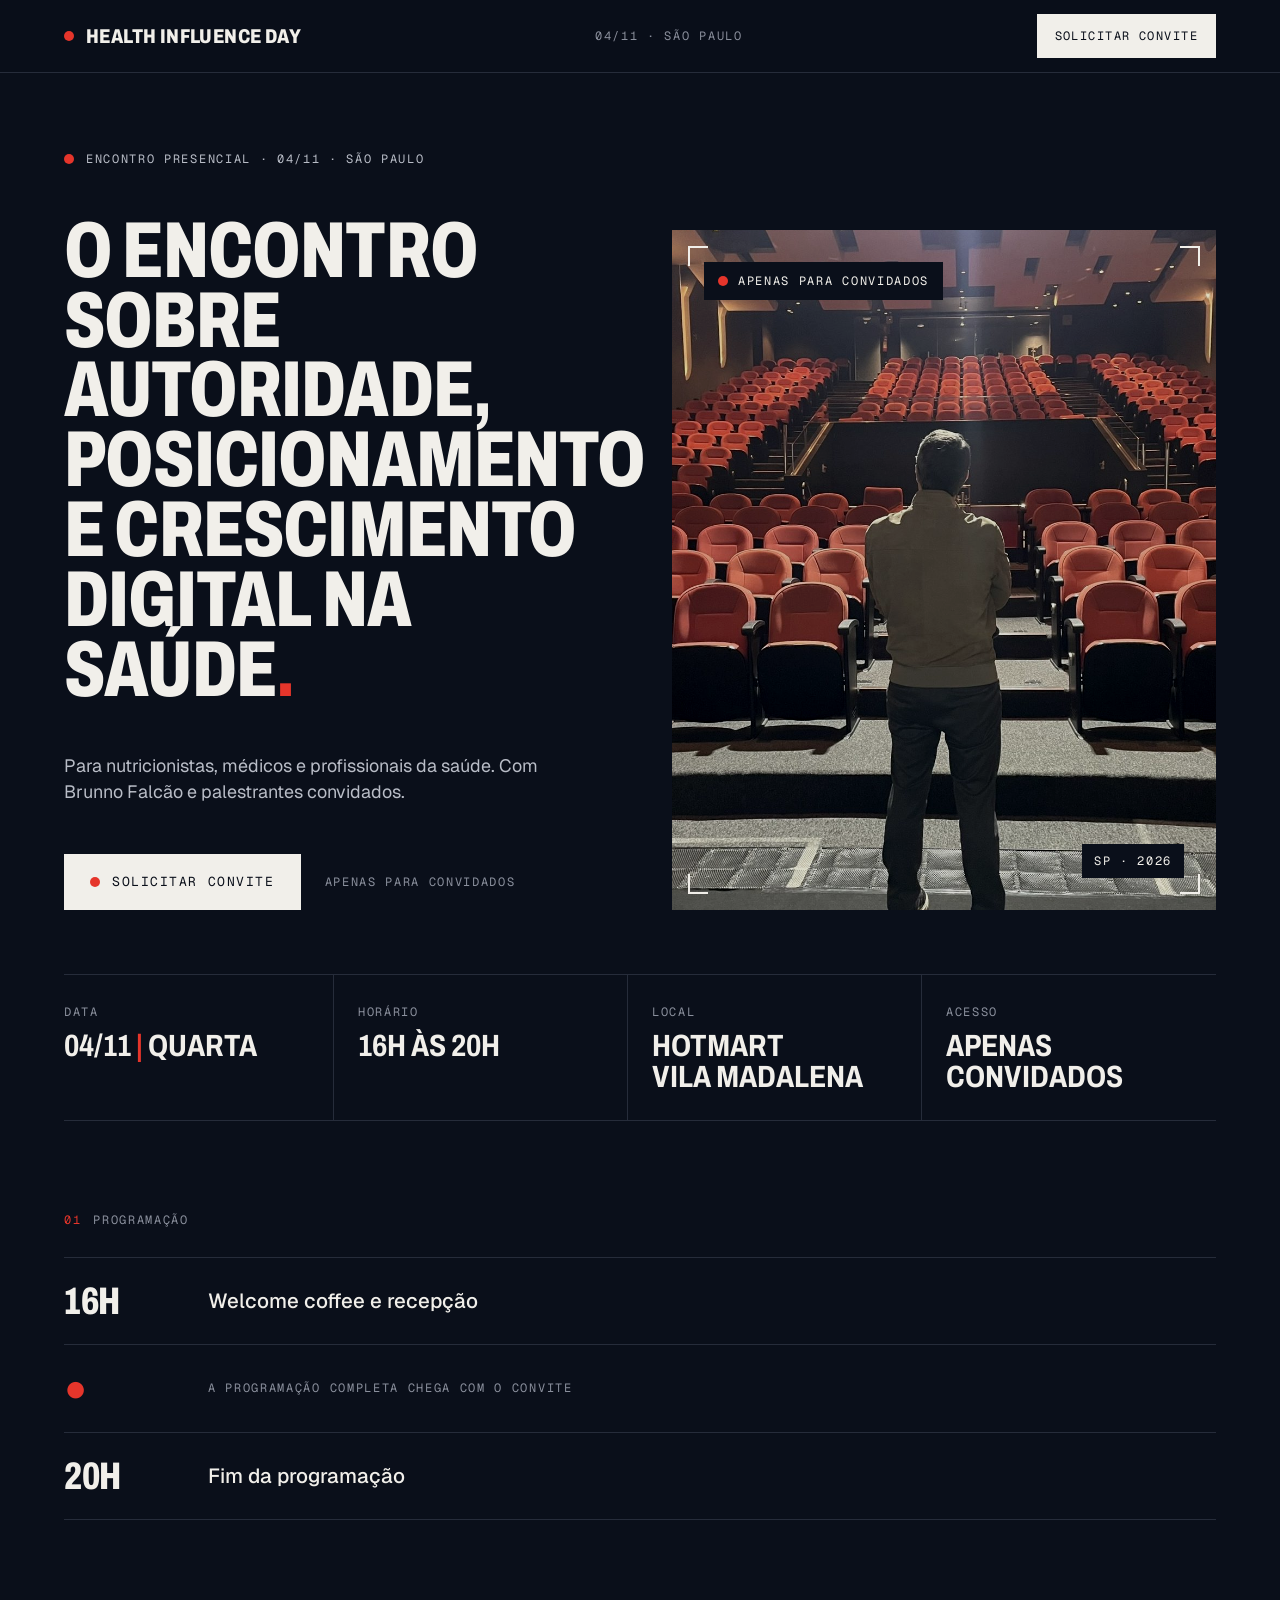
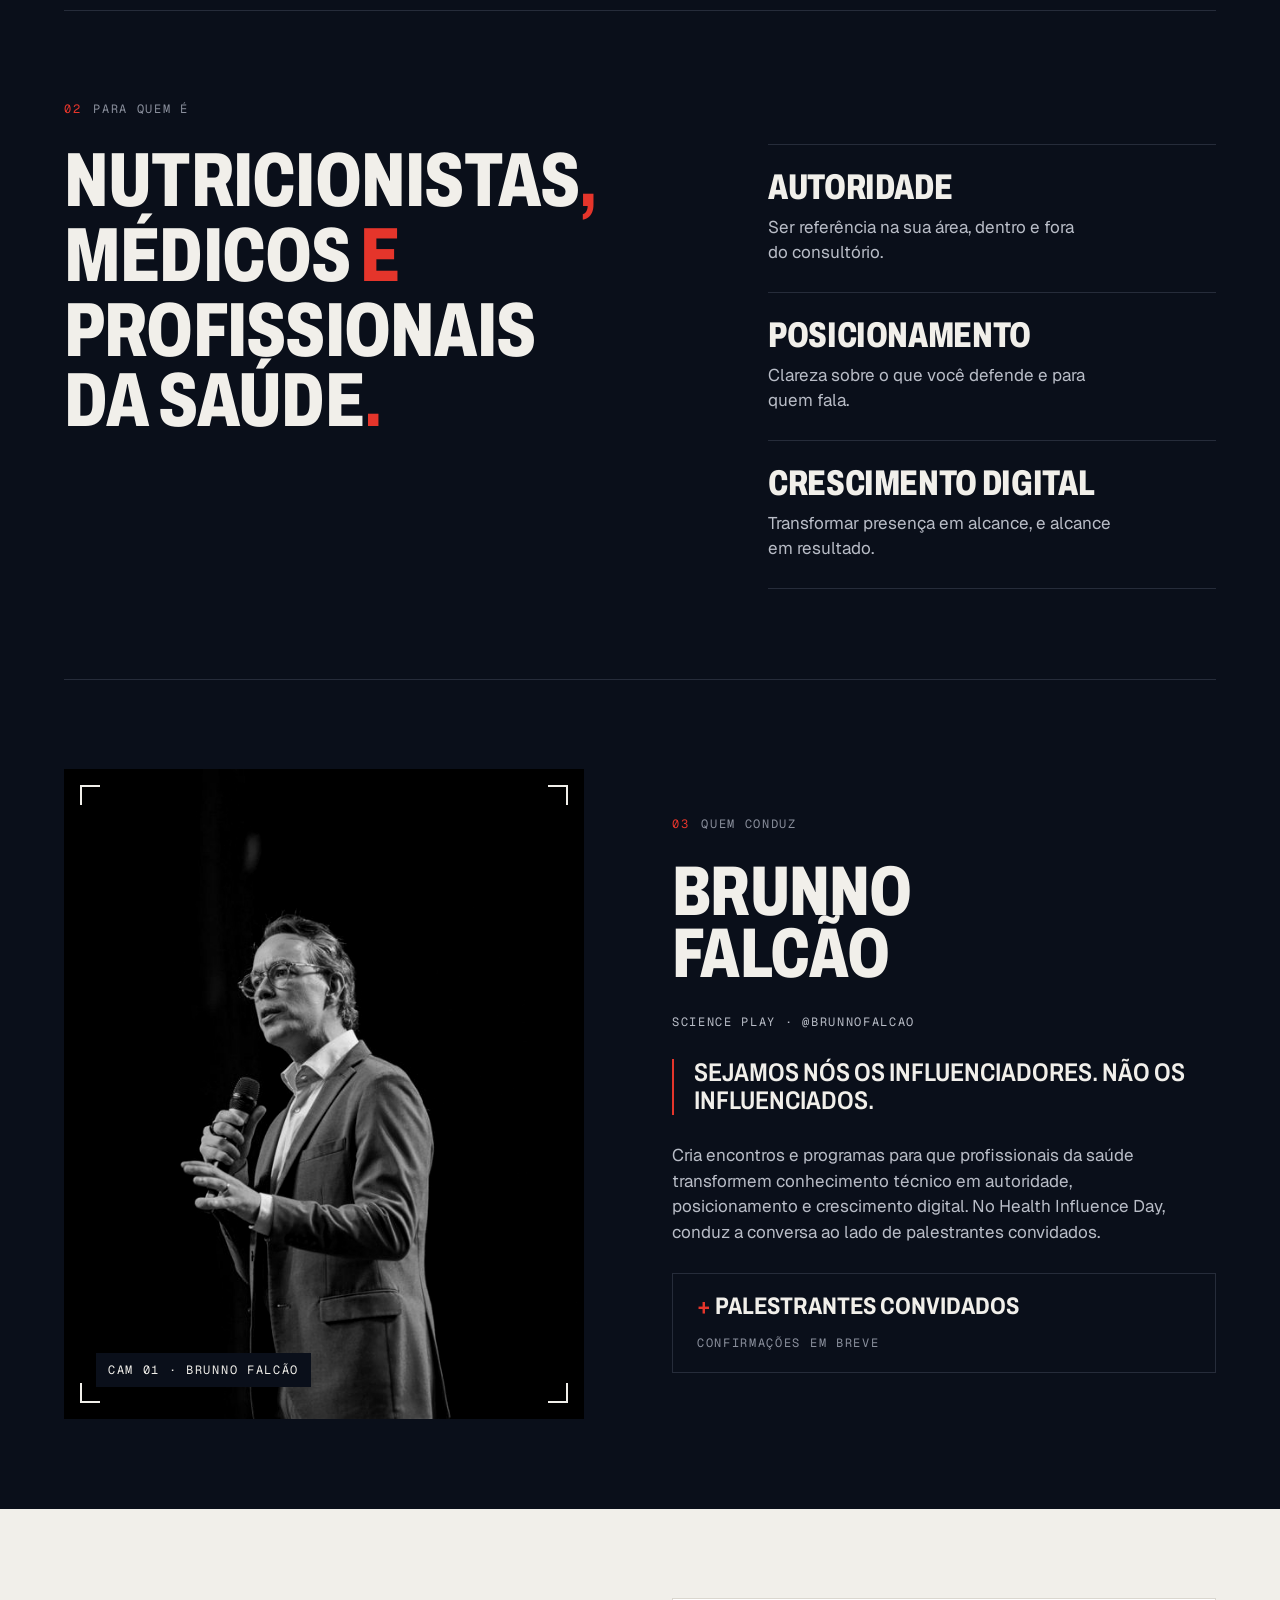
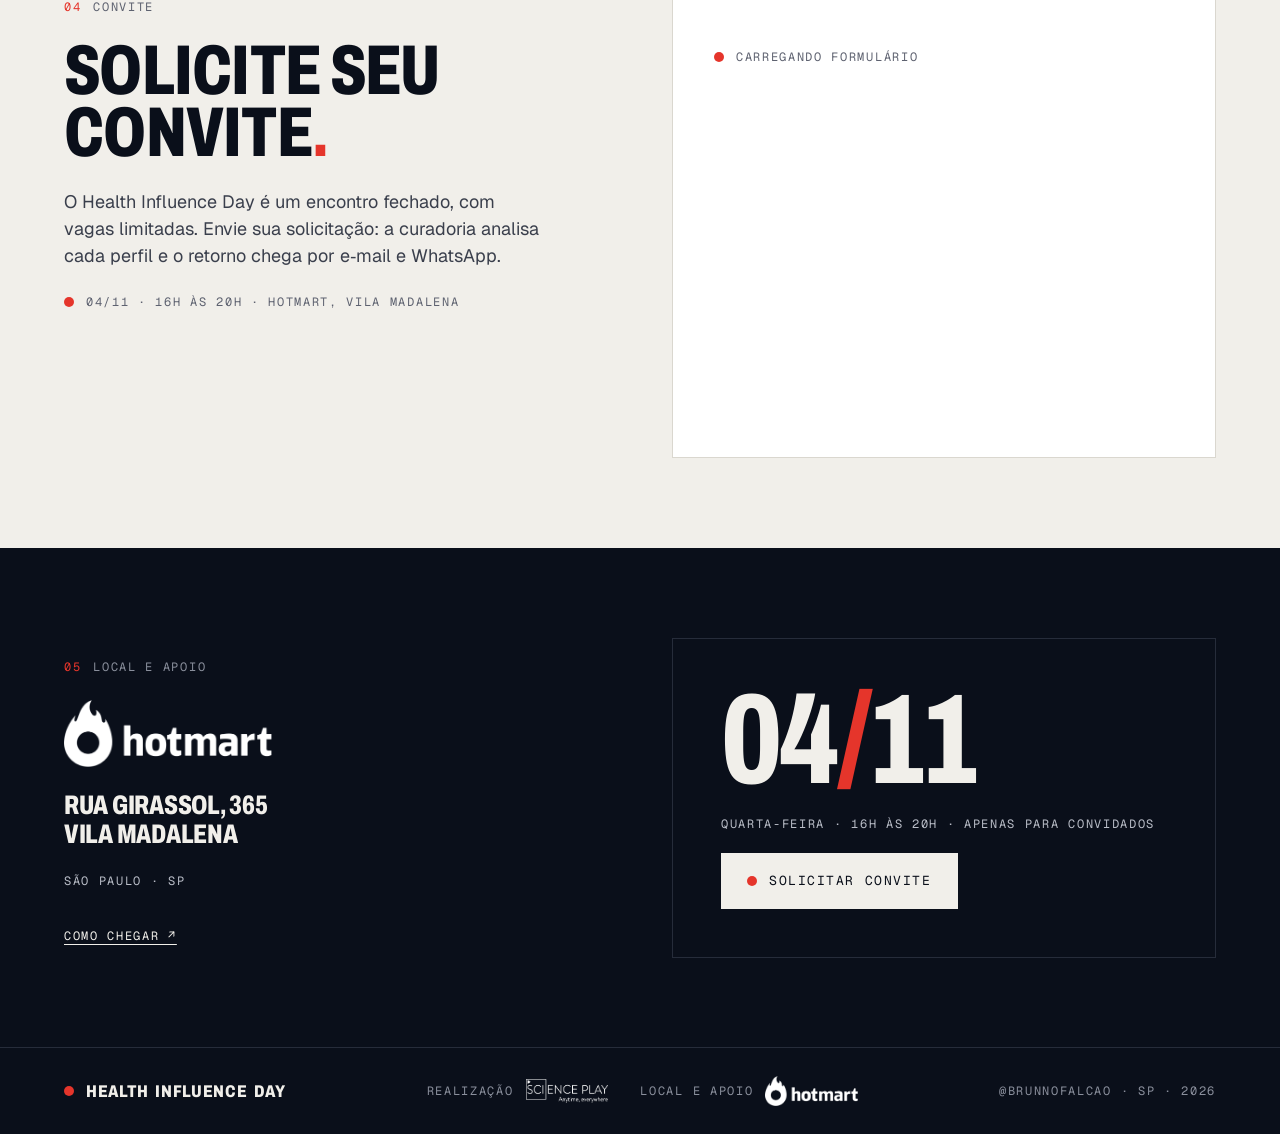
<file: hid/index.html>
<!doctype html>
<html lang="pt-BR">
<head>
<meta charset="utf-8">
<meta name="viewport" content="width=device-width, initial-scale=1, viewport-fit=cover">
<title>Health Influence Day · 04/11 · São Paulo</title>
<meta name="description" content="O encontro sobre autoridade, posicionamento e crescimento digital na saúde. Para nutricionistas, médicos e profissionais da saúde. 04/11, Hotmart, Vila Madalena. Apenas para convidados.">
<meta name="theme-color" content="#0A0F1A">
<link rel="canonical" href="https://hid.scienceplay.com/">
<meta property="og:type" content="website">
<meta property="og:url" content="https://hid.scienceplay.com/">
<meta property="og:title" content="Health Influence Day · 04/11 · São Paulo">
<meta property="og:description" content="Autoridade, posicionamento e crescimento digital na saúde. Com Brunno Falcão e palestrantes convidados. Apenas para convidados.">
<meta property="og:image" content="https://hid.scienceplay.com/img/og.jpg?v=2">
<meta property="og:image:width" content="1200">
<meta property="og:image:height" content="630">
<meta property="og:image:alt" content="Health Influence Day, 04/11 em São Paulo, na Hotmart. Apenas para convidados.">
<meta property="og:locale" content="pt_BR">
<meta property="og:site_name" content="Health Influence Day">
<meta name="twitter:card" content="summary_large_image">
<meta name="twitter:image" content="https://hid.scienceplay.com/img/og.jpg?v=2">
<link rel="icon" href="data:image/svg+xml,%3Csvg xmlns='http://www.w3.org/2000/svg' viewBox='0 0 32 32'%3E%3Crect width='32' height='32' fill='%230A0F1A'/%3E%3Ccircle cx='16' cy='16' r='7' fill='%23E5352B'/%3E%3C/svg%3E">
<link rel="preconnect" href="https://fonts.googleapis.com">
<link rel="preconnect" href="https://fonts.gstatic.com" crossorigin>
<link href="https://fonts.googleapis.com/css2?family=Archivo:wdth,wght@62..125,400..900&family=Geist:wght@300..700&family=Geist+Mono:wght@400;500&display=swap" rel="stylesheet">
<link rel="preload" as="image" href="img/hero-plateia.jpg" imagesrcset="img/hero-plateia-600.jpg 600w, img/hero-plateia.jpg 1000w" imagesizes="(max-width:900px) 100vw, 50vw">
<script type="application/ld+json">
{"@context":"https://schema.org","@type":"Event","name":"Health Influence Day","description":"O encontro sobre autoridade, posicionamento e crescimento digital na saúde.","startDate":"2026-11-04T16:00:00-03:00","endDate":"2026-11-04T20:00:00-03:00","eventAttendanceMode":"https://schema.org/OfflineEventAttendanceMode","eventStatus":"https://schema.org/EventScheduled","location":{"@type":"Place","name":"Hotmart","address":{"@type":"PostalAddress","streetAddress":"Rua Girassol, 365","addressLocality":"São Paulo","addressRegion":"SP","addressCountry":"BR"}},"organizer":{"@type":"Organization","name":"Science Play","url":"https://scienceplay.com"},"performer":{"@type":"Person","name":"Brunno Falcão"},"image":"https://hid.scienceplay.com/img/og.jpg"}
</script>
<link rel="stylesheet" href="assets/style.css?v=3">
</head>
<body>

<header class="top pad">
  <div class="wrap">
    <a class="brand" href="#topo" aria-label="Health Influence Day, início"><span class="dot"></span>Health Influence Day</a>
    <div class="mono dim top-meta">04/11 · <span class="hide-m">São Paulo</span><span class="show-m">SP</span></div>
    <a class="btn btn--sm top-cta" href="#convite">Solicitar convite</a>
  </div>
</header>

<main id="topo">
  <section class="hero pad">
    <div class="wrap grid2 grid2--end">
      <div class="stack">
        <div class="label mono muted"><span class="dot"></span><span>Encontro presencial · 04/11<span class="hide-m"> · São Paulo</span></span></div>
        <h1 class="h">O encontro sobre autoridade, posicionamento e crescimento digital na saúde<span class="red">.</span></h1>
        <p class="lead">Para nutricionistas, médicos e profissionais da saúde. Com Brunno Falcão e palestrantes convidados.</p>
        <div class="cta-row">
          <a class="btn" href="#convite"><span class="dot"></span>Solicitar convite</a>
          <div class="mono dim">Apenas para convidados</div>
        </div>
      </div>
      <div class="photo photo--hero">
        <img src="img/hero-plateia.jpg" srcset="img/hero-plateia-600.jpg 600w, img/hero-plateia.jpg 1000w" sizes="(max-width:900px) 100vw, 50vw" width="1000" height="1773" alt="Brunno Falcão de costas no palco, diante da plateia vazia" fetchpriority="high">
        <div class="corner corner--tl"></div><div class="corner corner--tr"></div><div class="corner corner--bl"></div><div class="corner corner--br"></div>
        <div class="tag tag--tl mono"><span class="dot"></span>Apenas para convidados</div>
        <div class="tag tag--br mono">SP · 2026</div>
      </div>
    </div>
  </section>

  <section class="pad" aria-label="Dados do encontro">
    <div class="wrap strip"><div class="strip-row">
      <div><div class="mono dim">Data</div><div class="h h--md">04/11 <span class="red">|</span> Quarta</div></div>
      <div><div class="mono dim">Horário</div><div class="h h--md">16h às 20h</div></div>
      <div><div class="mono dim">Local</div><div class="h h--md">Hotmart<br><span class="nw">Vila Madalena</span></div></div>
      <div><div class="mono dim">Acesso</div><div class="h h--md">Apenas convidados</div></div>
    </div></div>
  </section>

  <section class="sec pad">
    <div class="wrap stack stack--md">
      <div class="label mono dim"><span class="red">01</span>Programação</div>
      <div>
        <div class="time"><div class="h">16H</div><strong>Welcome coffee e recepção</strong></div>
        <div class="time"><div class="h red">●</div><div class="mono dim">A programação completa chega com o convite</div></div>
        <div class="time"><div class="h">20H</div><strong>Fim da programação</strong></div>
      </div>
    </div>
  </section>

  <section class="sec sec--flush pad">
    <div class="wrap line publico">
      <div class="publico-head">
        <div class="label mono dim"><span class="red">02</span>Para quem é</div>
        <div class="list">
          <div class="h">Nutricionistas<span class="red">,</span></div>
          <div class="h">Médicos <span class="red">e</span></div>
          <div class="h">Profissionais<br>da saúde<span class="red">.</span></div>
        </div>
      </div>
      <div class="rows">
        <div class="row"><div class="h row-t">Autoridade</div><p>Ser referência na sua área, dentro e fora do consultório.</p></div>
        <div class="row"><div class="h row-t">Posicionamento</div><p>Clareza sobre o que você defende e para quem fala.</p></div>
        <div class="row"><div class="h row-t">Crescimento digital</div><p>Transformar presença em alcance, e alcance em resultado.</p></div>
      </div>
    </div>
  </section>

  <section class="sec sec--flush pad">
    <div class="wrap line grid2 grid2--center">
      <div class="photo photo--bw photo--max">
        <img src="img/brunno.jpg" srcset="img/brunno-600.jpg 600w, img/brunno.jpg 1000w" sizes="(max-width:900px) 100vw, 520px" width="1000" height="1250" alt="Brunno Falcão no palco" loading="lazy">
        <div class="corner corner--tl"></div><div class="corner corner--tr"></div><div class="corner corner--bl"></div><div class="corner corner--br"></div>
        <div class="tag tag--bl mono">Cam 01 · Brunno Falcão</div>
      </div>
      <div class="stack stack--md">
        <div class="label mono dim"><span class="red">03</span>Quem conduz</div>
        <div class="h name">Brunno<br>Falcão</div>
        <div class="mono muted">Science Play · @brunnofalcao</div>
        <blockquote class="quote">Sejamos nós os influenciadores. Não os influenciados.</blockquote>
        <p class="bio">Cria encontros e programas para que profissionais da saúde transformem conhecimento técnico em autoridade, posicionamento e crescimento digital. No Health Influence Day, conduz a conversa ao lado de palestrantes convidados.</p>
        <div class="card">
          <div class="h h--md"><span class="red">+</span> Palestrantes convidados</div>
          <div class="mono dim">Confirmações em breve</div>
        </div>
      </div>
    </div>
  </section>

  <!-- CONVITE -->
  <section class="paper pad">
    <div class="wrap grid2 convite" id="convite">
      <div class="stack stack--sm convite-txt">
        <div class="label mono dim"><span class="red">04</span>Convite</div>
        <h2 class="h">Solicite seu convite<span class="red">.</span></h2>
        <p class="muted">O Health Influence Day é um encontro fechado, com vagas limitadas. Envie sua solicitação: a curadoria analisa cada perfil e o retorno chega por e&#8209;mail e WhatsApp.</p>
        <div class="label mono dim"><span class="dot"></span>04/11 · 16h às 20h · Hotmart, Vila Madalena</div>
      </div>

      <div id="form-box">
        <div class="rd-box">
          <div class="rd-loading mono dim" id="rd-status">Carregando formulário</div>
          <div id="formulario-aplicacao-hid-9331237108acf9518650"></div>
          <noscript><p class="rd-fallback">Ative o JavaScript do navegador para solicitar seu convite.</p></noscript>
        </div>
      </div>
    </div>
  </section>

  <section class="sec pad">
    <div class="wrap grid2 grid2--end">
      <div class="stack stack--sm" style="align-items:flex-start">
        <div class="label mono dim"><span class="red">05</span>Local e apoio</div>
        <img class="logo-hotmart" src="img/hotmart-branco.png" width="448" height="145" alt="Hotmart" loading="lazy">
        <div class="h local">Rua Girassol, 365<br>Vila Madalena</div>
        <div class="mono muted">São Paulo · SP</div>
        <a class="mono link" href="https://www.google.com/maps/search/?api=1&query=Rua+Girassol,+365+-+Vila+Madalena,+S%C3%A3o+Paulo+-+SP" target="_blank" rel="noopener">Como chegar ↗</a>
      </div>
      <div class="close">
        <div class="h">04<span class="red">/</span>11</div>
        <div class="mono muted">Quarta-feira · 16h às 20h · Apenas para convidados</div>
        <a class="btn" href="#convite"><span class="dot"></span>Solicitar convite</a>
      </div>
    </div>
  </section>
</main>

<div class="mbar" id="mbar" aria-hidden="true">
  <div class="mbar-in">
    <div class="mbar-txt"><span class="mono">04/11 · Quarta</span><span class="mono dim">Hotmart · SP</span></div>
    <a class="btn mbar-btn" href="#convite" tabindex="-1"><span class="dot"></span>Solicitar convite</a>
  </div>
</div>

<footer class="foot pad">
  <div class="wrap">
    <div class="brand brand--foot"><span class="dot"></span>Health Influence Day</div>
    <div class="logos">
      <div><span class="mono dim foot-k">Realização</span><img src="img/scienceplay-branco.png" width="418" height="121" alt="Science Play" loading="lazy"></div>
      <div><span class="mono dim foot-k">Local e apoio</span><img class="logo-foot-hotmart" src="img/hotmart-branco.png" width="448" height="145" alt="Hotmart" loading="lazy"></div>
    </div>
    <div class="mono dim">@brunnofalcao · SP · 2026</div>
  </div>
</footer>

<script>
/* Barra de CTA no mobile: aparece depois do hero e some quando o formulário está na tela */
(function () {
  var bar = document.getElementById('mbar'), hero = document.querySelector('.hero'), conv = document.getElementById('convite');
  if (!bar || !('IntersectionObserver' in window)) return;
  var heroOn = true, convOn = false, closeOn = false, cl = document.querySelector('.close'), link = bar.querySelector('a');
  function upd() {
    var show = !heroOn && !convOn && !closeOn;
    bar.classList.toggle('is-on', show);
    bar.setAttribute('aria-hidden', show ? 'false' : 'true');
    link.tabIndex = show ? 0 : -1;
  }
  new IntersectionObserver(function (e) { heroOn = e[0].isIntersecting; upd(); }).observe(hero);
  new IntersectionObserver(function (e) { convOn = e[0].isIntersecting; upd(); }, { rootMargin: '0px 0px -20% 0px' }).observe(conv);
  if (cl) new IntersectionObserver(function (e) { closeOn = e[0].isIntersecting; upd(); }).observe(cl);
})();
</script>
<script type="text/javascript" src="https://d335luupugsy2.cloudfront.net/js/rdstation-forms/stable/rdstation-forms.min.js"></script>
<script type="text/javascript">
  new RDStationForms('formulario-aplicacao-hid-9331237108acf9518650', 'UA-72189437-19').createForm();
  // Se o RD não renderizar em 10s, avisa em vez de deixar o card vazio
  setTimeout(function () {
    var box = document.getElementById('formulario-aplicacao-hid-9331237108acf9518650');
    var st = document.getElementById('rd-status');
    if (st && box && !box.querySelector('form')) {
      st.textContent = 'Não foi possível carregar o formulário. Recarregue a página ou tente em outro navegador.';
      st.classList.add('rd-loading--err');
    }
  }, 10000);
</script>
</body>
</html>
</file>
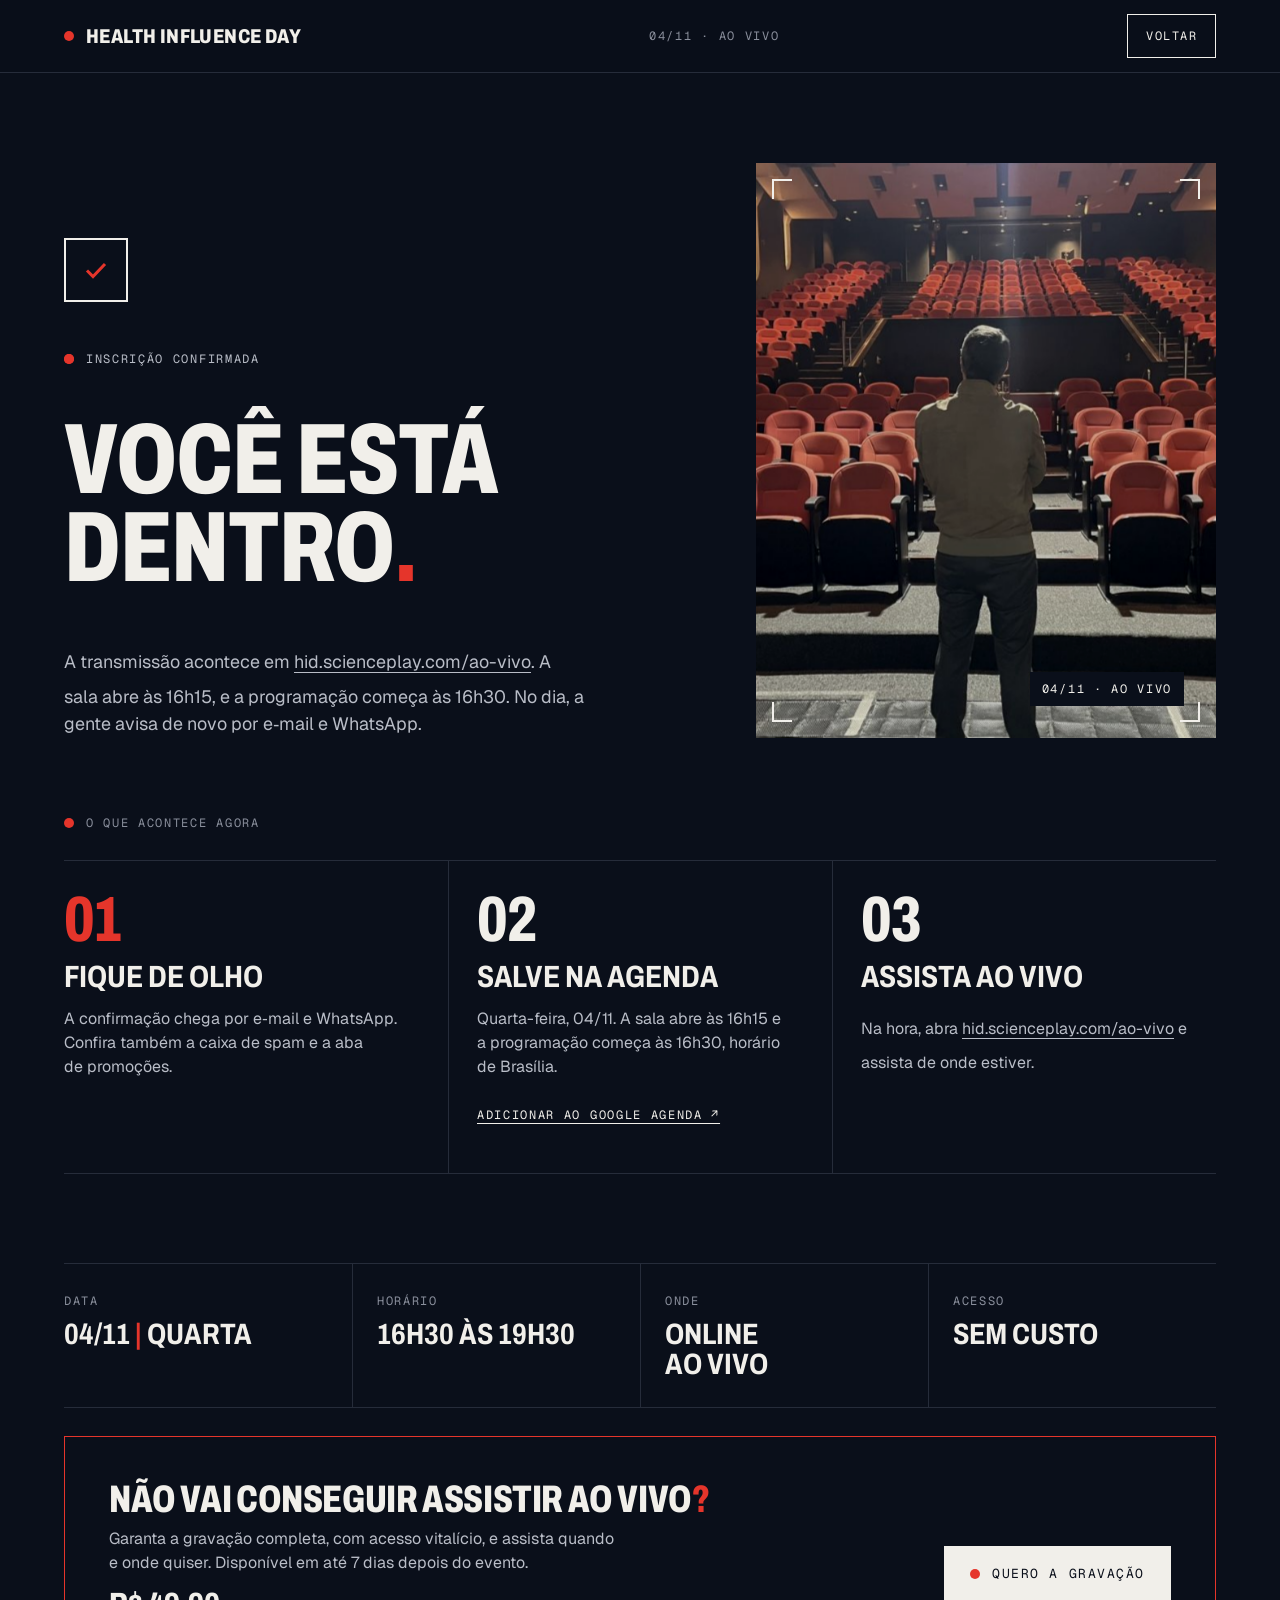
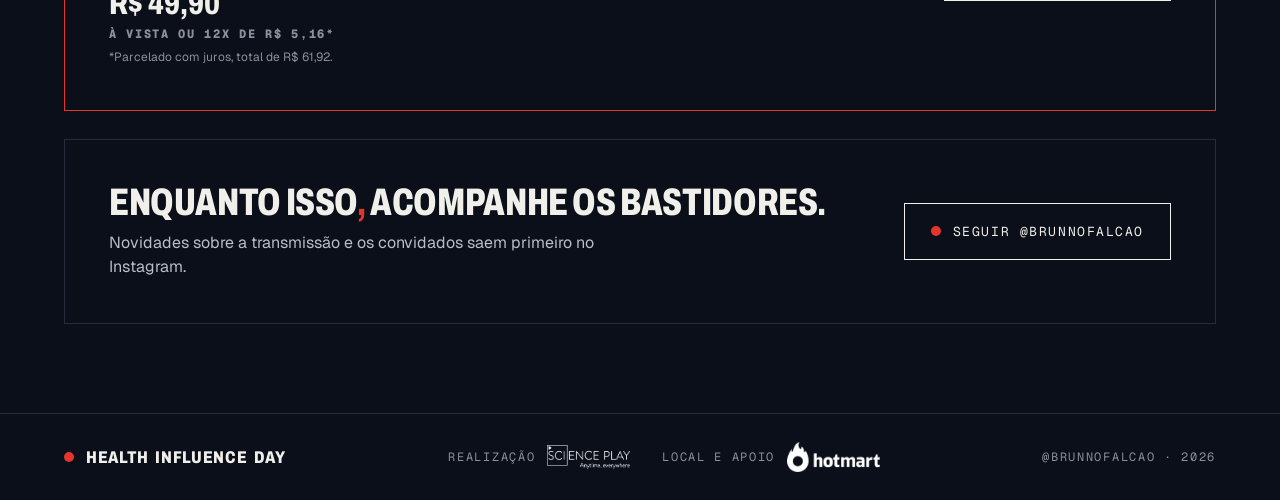
<file: obrigado/index.html>
<!doctype html>
<html lang="pt-BR">
<head>
<meta charset="utf-8">
<meta name="viewport" content="width=device-width, initial-scale=1, viewport-fit=cover">
<title>Inscrição confirmada · Health Influence Day</title>
<meta name="description" content="Sua inscrição na transmissão ao vivo do Health Influence Day está confirmada. O link chega por e&#8209;mail e WhatsApp.">
<meta name="robots" content="noindex, nofollow">
<meta name="theme-color" content="#0A0F1A">
<link rel="icon" href="data:image/svg+xml,%3Csvg xmlns='http://www.w3.org/2000/svg' viewBox='0 0 32 32'%3E%3Crect width='32' height='32' fill='%230A0F1A'/%3E%3Ccircle cx='16' cy='16' r='7' fill='%23E5352B'/%3E%3C/svg%3E">
<link rel="preconnect" href="https://fonts.googleapis.com">
<link rel="preconnect" href="https://fonts.gstatic.com" crossorigin>
<link href="https://fonts.googleapis.com/css2?family=Archivo:wdth,wght@62..125,400..900&family=Geist:wght@300..700&family=Geist+Mono:wght@400;500&display=swap" rel="stylesheet">
<link rel="stylesheet" href="../assets/style.css?v=4">
<style>
.ty-note--replay{border-color:var(--red)}
.ty-note .price{font-family:Archivo,sans-serif;font-stretch:80%;font-variation-settings:"wdth" 80;font-weight:800;font-size:clamp(24px,2.4vw,32px);line-height:1;margin-top:14px}
.ty-note .fine{font-size:12px;color:var(--dim);margin-top:8px}
.price .mono{display:block;margin-top:8px;white-space:nowrap}
.ty-actions{display:flex;flex-direction:column;gap:12px;align-items:flex-start}
</style>
<!-- Meta Pixel -->
<script>
!function(f,b,e,v,n,t,s){if(f.fbq)return;n=f.fbq=function(){n.callMethod?
n.callMethod.apply(n,arguments):n.queue.push(arguments)};if(!f._fbq)f._fbq=n;
n.push=n;n.loaded=!0;n.version='2.0';n.queue=[];t=b.createElement(e);t.async=!0;
t.src=v;s=b.getElementsByTagName(e)[0];s.parentNode.insertBefore(t,s)}(window,
document,'script','https://connect.facebook.net/en_US/fbevents.js');
fbq('init', '460696430970324');
fbq('track', 'PageView');
</script>
<noscript><img height="1" width="1" style="display:none" alt="" src="https://www.facebook.com/tr?id=460696430970324&ev=PageView&noscript=1"></noscript>
<!-- Fim Meta Pixel -->
</head>
<body>

<header class="top pad">
  <div class="wrap">
    <a class="brand" href="../" aria-label="Health Influence Day, voltar para a página da transmissão"><span class="dot"></span>Health Influence Day</a>
    <div class="mono dim top-meta hide-m">04/11 · Ao vivo</div>
    <a class="btn btn--sm btn--ghost" href="../">Voltar</a>
  </div>
</header>

<main>
  <section class="ty-hero pad">
    <div class="wrap grid2 grid2--end">
      <div class="stack">
        <div class="ty-check" aria-hidden="true"><svg viewBox="0 0 28 28"><path d="M5 14.5l6 6L23 8"/></svg></div>
        <div class="label mono muted"><span class="dot"></span>Inscrição confirmada</div>
        <h1 class="h" data-split>Você está dentro<span class="red">.</span></h1>
        <p class="lead">A transmissão acontece em <a class="link" href="../ao-vivo/">hid.scienceplay.com/ao-vivo</a>. A sala abre às 16h15, e a programação começa às 16h30. No dia, a gente avisa de novo por e&#8209;mail e WhatsApp.</p>
      </div>
      <div class="photo photo--hero ty-photo">
        <img src="../img/hero-plateia.jpg" srcset="../img/hero-plateia-600.jpg 600w, ../img/hero-plateia.jpg 1000w" sizes="(max-width:900px) 100vw, 460px" width="1000" height="1773" alt="Auditório visto do palco">
        <div class="corner corner--tl"></div><div class="corner corner--tr"></div><div class="corner corner--bl"></div><div class="corner corner--br"></div>
        <div class="tag tag--br mono">04/11 · Ao vivo</div>
      </div>
    </div>
  </section>

  <section class="pad">
    <div class="wrap stack stack--md">
      <div class="label mono dim"><span class="dot"></span>O que acontece agora</div>
      <div class="steps">
        <div class="step">
          <div class="h num red">01</div>
          <div class="h h--md">Fique de olho</div>
          <p>A confirmação chega por e&#8209;mail e WhatsApp. Confira também a caixa de spam e a aba de promoções.</p>
        </div>
        <div class="step">
          <div class="h num">02</div>
          <div class="h h--md">Salve na agenda</div>
          <p>Quarta-feira, 04/11. A sala abre às 16h15 e a programação começa às 16h30, horário de Brasília.</p>
          <a class="mono link" href="https://calendar.google.com/calendar/render?action=TEMPLATE&amp;text=Health%20Influence%20Day%20%C2%B7%20Ao%20vivo&amp;dates=20261104T191500Z/20261104T223000Z&amp;details=A%20sala%20abre%20%C3%A0s%2016h15%20e%20a%20programa%C3%A7%C3%A3o%20come%C3%A7a%20%C3%A0s%2016h30.%20Assista%20em%20hid.scienceplay.com%2Fao-vivo&amp;location=https%3A%2F%2Fhid.scienceplay.com%2Fao-vivo" target="_blank" rel="noopener">Adicionar ao Google Agenda ↗</a>
        </div>
        <div class="step">
          <div class="h num">03</div>
          <div class="h h--md">Assista ao vivo</div>
          <p>Na hora, abra <a class="link" href="../ao-vivo/">hid.scienceplay.com/ao-vivo</a> e assista de onde estiver.</p>
        </div>
      </div>
    </div>
  </section>

  <section class="sec pad">
    <div class="wrap stack stack--md">
      <div class="wrap strip" style="width:100%"><div class="strip-row">
        <div><div class="mono dim">Data</div><div class="h h--md">04/11 <span class="red">|</span> Quarta</div></div>
        <div><div class="mono dim">Horário</div><div class="h h--md">16h30 às 19h30</div></div>
        <div><div class="mono dim">Onde</div><div class="h h--md">Online<br><span class="nw">Ao vivo</span></div></div>
        <div><div class="mono dim">Acesso</div><div class="h h--md">Sem custo</div></div>
      </div></div>

      <div class="ty-note ty-note--replay">
        <div>
          <div class="h">Não vai conseguir assistir ao vivo<span class="red">?</span></div>
          <p>Garanta a gravação completa, com acesso vitalício, e assista quando e onde quiser. Disponível em até 7 dias depois do evento.</p>
          <div class="price">R$ 49,90 <span class="mono dim">à vista ou 12x de R$ 5,16*</span></div>
          <div class="fine">*Parcelado com juros, total de R$ 61,92.</div>
        </div>
        <a class="btn" href="https://pay.hotmart.com/X108210082W?off=s212oz87" target="_blank" rel="noopener"><span class="dot"></span>Quero a gravação</a>
      </div>

      <div class="ty-note">
        <div>
          <div class="h">Enquanto isso<span class="red">,</span> acompanhe os bastidores.</div>
          <p>Novidades sobre a transmissão e os convidados saem primeiro no Instagram.</p>
        </div>
        <a class="btn btn--ghost" href="https://www.instagram.com/brunnofalcao/" target="_blank" rel="noopener"><span class="dot"></span>Seguir @brunnofalcao</a>
      </div>
    </div>
  </section>
</main>

<footer class="foot pad">
  <div class="wrap">
    <div class="brand brand--foot"><span class="dot"></span>Health Influence Day</div>
    <div class="logos">
      <div><span class="mono dim foot-k">Realização</span><img src="../img/scienceplay-branco.png" width="418" height="121" alt="Science Play"></div>
      <div><span class="mono dim foot-k">Local e apoio</span><img class="logo-foot-hotmart" src="../img/hotmart-branco.png" width="448" height="145" alt="Hotmart"></div>
    </div>
    <div class="mono dim">@brunnofalcao · 2026</div>
  </div>
</footer>

<script src="../assets/motion.js?v=4" defer></script>
<script>
  if (window.fbq) fbq('track', 'Lead', { content_name: 'Inscricao transmissao HID' });
  if (window.gtag) gtag('event', 'generate_lead', { event_category: 'transmissao' });
  document.querySelectorAll('a[href^="https://pay.hotmart.com"]').forEach(function (a) {
    a.addEventListener('click', function () {
      if (window.fbq) fbq('track', 'InitiateCheckout', { content_name: 'Gravacao HID', value: 49.90, currency: 'BRL' });
    });
  });
</script>
</body>
</html>
</file>
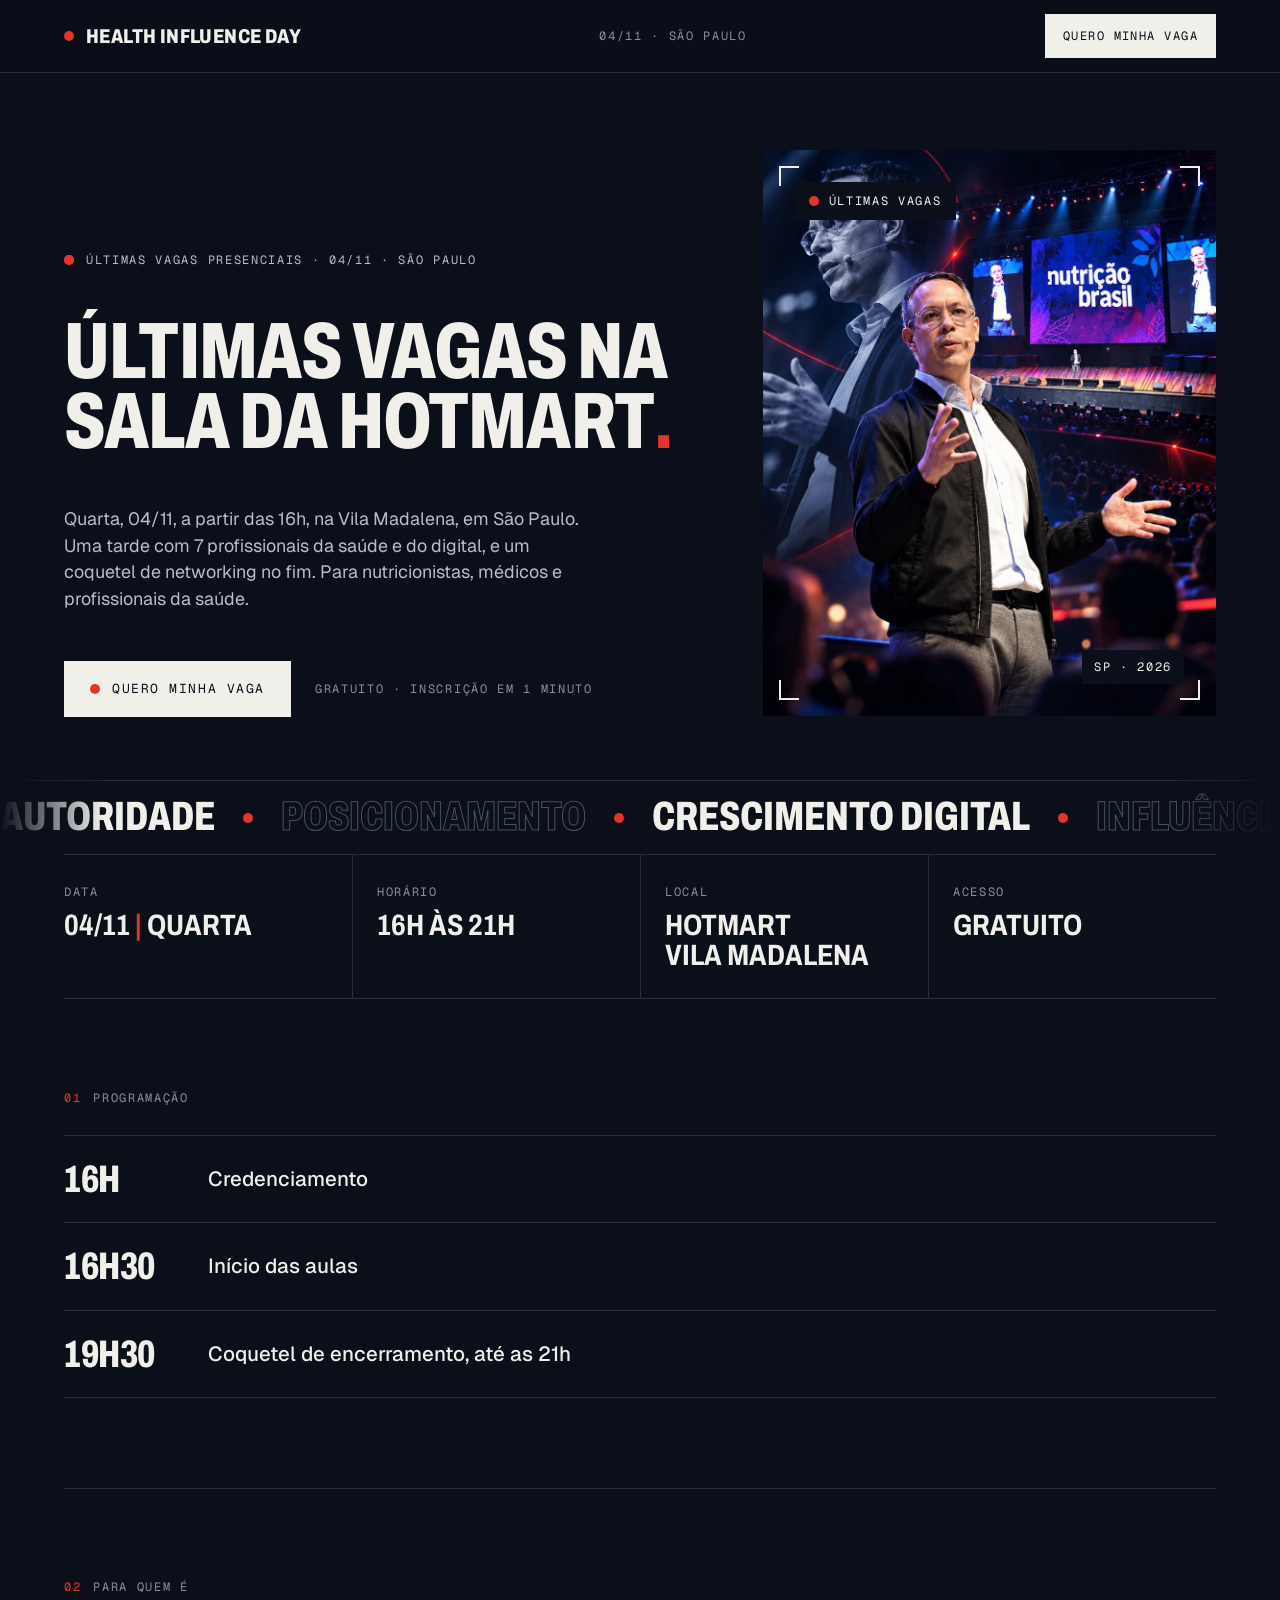
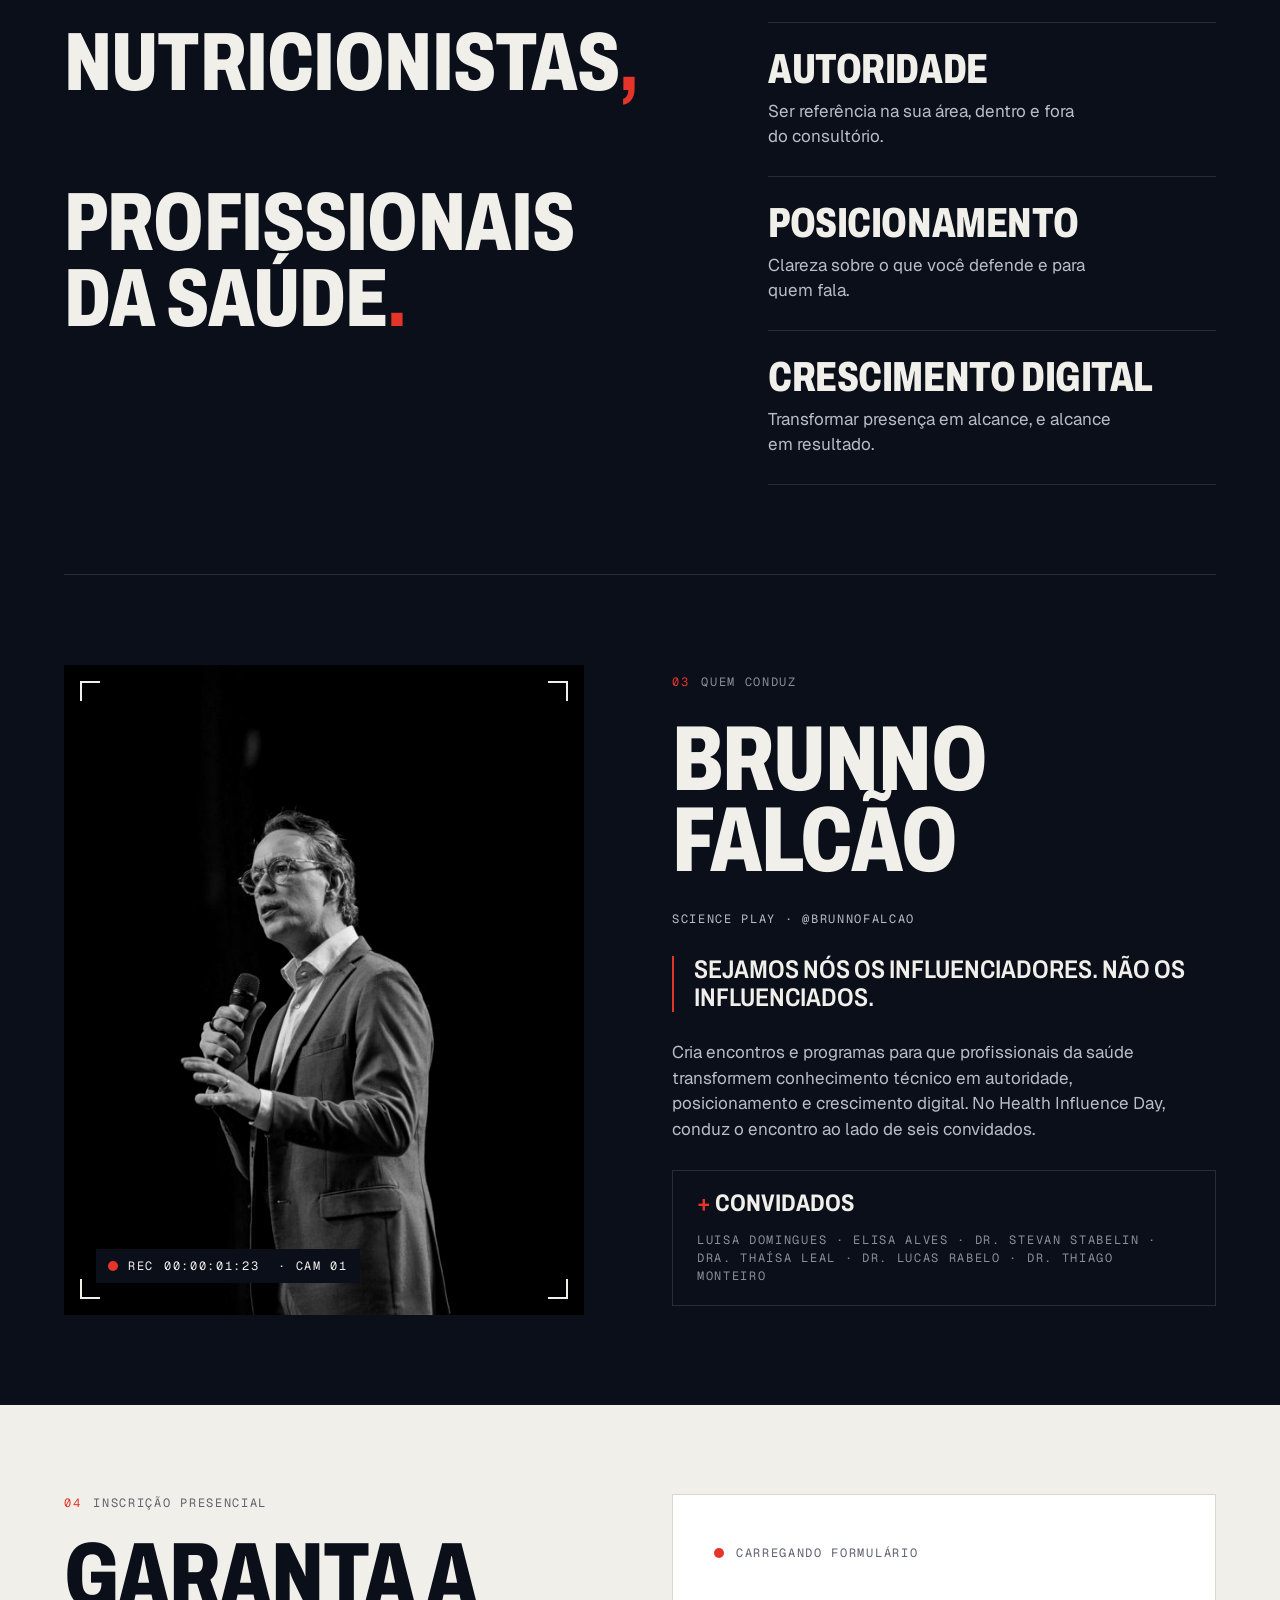
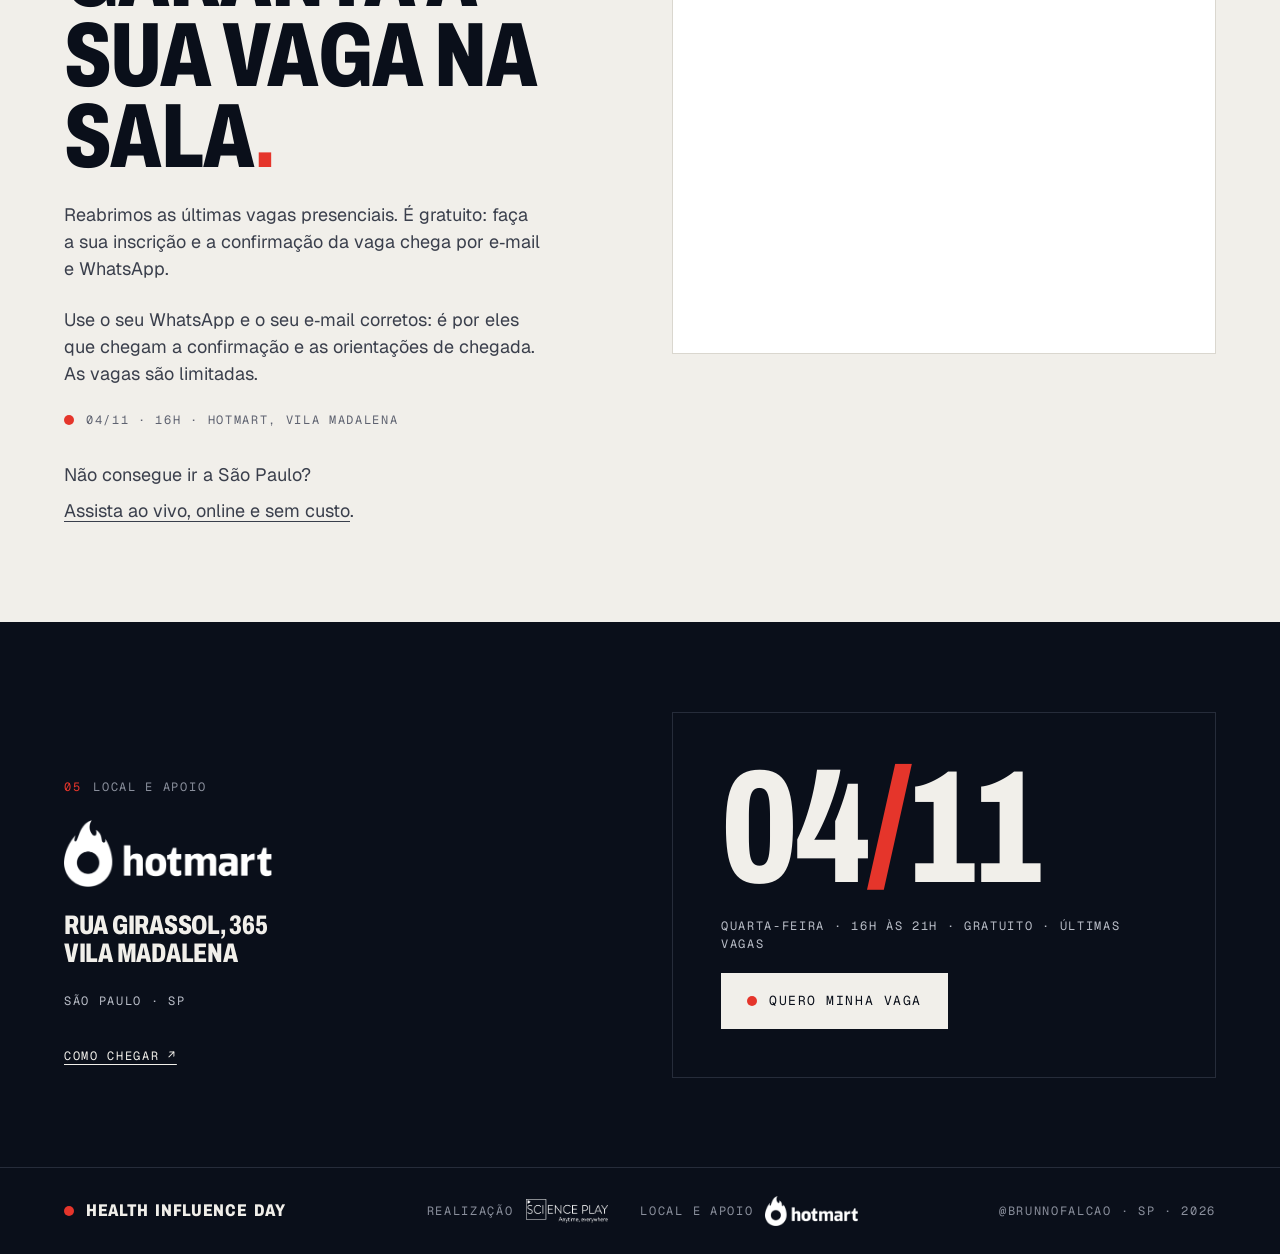
<file: presencial/index.html>
<!doctype html>
<html lang="pt-BR">
<head>
<meta charset="utf-8">
<meta name="viewport" content="width=device-width, initial-scale=1, viewport-fit=cover">
<title>Últimas vagas presenciais · Health Influence Day · 04/11 · São Paulo</title>
<meta name="description" content="Últimas vagas para o encontro presencial do Health Influence Day, na Hotmart, Vila Madalena. Quarta, 04/11, a partir das 16h, com coquetel de networking. Gratuito, com inscrição.">
<meta name="robots" content="noindex, nofollow">
<meta name="theme-color" content="#0A0F1A">
<link rel="canonical" href="https://hid.scienceplay.com/presencial/">
<meta property="og:type" content="website">
<meta property="og:url" content="https://hid.scienceplay.com/presencial/">
<meta property="og:title" content="Últimas vagas na sala da Hotmart · Health Influence Day · 04/11">
<meta property="og:description" content="Quarta, 04/11, a partir das 16h, na Hotmart, Vila Madalena. Gratuito, com inscrição, enquanto houver vagas.">
<meta property="og:image" content="https://hid.scienceplay.com/img/og.jpg?v=3">
<meta property="og:image:width" content="1200">
<meta property="og:image:height" content="630">
<meta property="og:image:alt" content="Health Influence Day, 04/11 em São Paulo, na Hotmart. Gratuito, com inscrição.">
<meta property="og:locale" content="pt_BR">
<meta property="og:site_name" content="Health Influence Day">
<meta name="twitter:card" content="summary_large_image">
<meta name="twitter:image" content="https://hid.scienceplay.com/img/og.jpg?v=3">
<link rel="icon" href="data:image/svg+xml,%3Csvg xmlns='http://www.w3.org/2000/svg' viewBox='0 0 32 32'%3E%3Crect width='32' height='32' fill='%230A0F1A'/%3E%3Ccircle cx='16' cy='16' r='7' fill='%23E5352B'/%3E%3C/svg%3E">
<link rel="preconnect" href="https://fonts.googleapis.com">
<link rel="preconnect" href="https://fonts.gstatic.com" crossorigin>
<link href="https://fonts.googleapis.com/css2?family=Archivo:wdth,wght@62..125,400..900&family=Geist:wght@300..700&family=Geist+Mono:wght@400;500&display=swap" rel="stylesheet">
<link rel="preload" as="image" href="../img/hero-palestra.jpg" imagesrcset="../img/hero-palestra-600.jpg 600w, ../img/hero-palestra.jpg 1000w" imagesizes="(max-width:900px) 100vw, 50vw">
<script type="application/ld+json">
{"@context":"https://schema.org","@type":"Event","name":"Health Influence Day","description":"O encontro sobre autoridade, posicionamento e crescimento digital na saúde.","startDate":"2026-11-04T16:00:00-03:00","endDate":"2026-11-04T21:00:00-03:00","eventAttendanceMode":"https://schema.org/OfflineEventAttendanceMode","eventStatus":"https://schema.org/EventScheduled","location":{"@type":"Place","name":"Hotmart","address":{"@type":"PostalAddress","streetAddress":"Rua Girassol, 365","addressLocality":"São Paulo","addressRegion":"SP","addressCountry":"BR"}},"organizer":{"@type":"Organization","name":"Science Play","url":"https://scienceplay.com"},"performer":{"@type":"Person","name":"Brunno Falcão"},"image":"https://hid.scienceplay.com/img/og.jpg"}
</script>
<link rel="stylesheet" href="../assets/style.css?v=4">
<style>.paper .btn{background:var(--ink);color:var(--paper)}@media (hover:hover){.paper .btn:hover{background:var(--red);color:var(--paper)}}</style>
<!-- Meta Pixel -->
<script>
!function(f,b,e,v,n,t,s){if(f.fbq)return;n=f.fbq=function(){n.callMethod?
n.callMethod.apply(n,arguments):n.queue.push(arguments)};if(!f._fbq)f._fbq=n;
n.push=n;n.loaded=!0;n.version='2.0';n.queue=[];t=b.createElement(e);t.async=!0;
t.src=v;s=b.getElementsByTagName(e)[0];s.parentNode.insertBefore(t,s)}(window,
document,'script','https://connect.facebook.net/en_US/fbevents.js');
fbq('init', '460696430970324');
fbq('track', 'PageView');
</script>
<noscript><img height="1" width="1" style="display:none" alt="" src="https://www.facebook.com/tr?id=460696430970324&ev=PageView&noscript=1"></noscript>
<!-- Fim Meta Pixel -->
</head>
<body>

<header class="top pad">
  <div class="wrap">
    <a class="brand" href="#topo" aria-label="Health Influence Day, início"><span class="dot"></span>Health Influence Day</a>
    <div class="mono dim top-meta">04/11 · <span class="hide-m">São Paulo</span><span class="show-m">SP</span></div>
    <a class="btn btn--sm top-cta" href="#convite">Quero minha vaga</a>
  </div>
</header>

<main id="topo">
  <section class="hero pad">
    <div class="wrap grid2 grid2--end">
      <div class="stack">
        <div class="label mono muted"><span class="dot"></span><span>Últimas vagas presenciais · 04/11<span class="hide-m"> · São Paulo</span></span></div>
        <h1 class="h" data-split>Últimas vagas na sala da Hotmart<span class="red">.</span></h1>
        <p class="lead">Quarta, 04/11, a partir das 16h, na Vila Madalena, em São Paulo. Uma tarde com 7 profissionais da saúde e do digital, e um coquetel de networking no fim. Para nutricionistas, médicos e profissionais da saúde.</p>
        <div class="cta-row">
          <a class="btn" href="#convite"><span class="dot"></span>Quero minha vaga</a>
          <div class="mono dim">Gratuito · Inscrição em 1 minuto</div>
        </div>
      </div>
      <div class="photo photo--hero photo--palestra">
        <img src="../img/hero-palestra.jpg" srcset="../img/hero-palestra-600.jpg 600w, ../img/hero-palestra.jpg 1000w" sizes="(max-width:900px) 100vw, 42vw" width="1000" height="1250" alt="Brunno Falcão palestrando no palco do Nutrição Brasil, diante de um auditório lotado" fetchpriority="high">
        <div class="corner corner--tl"></div><div class="corner corner--tr"></div><div class="corner corner--bl"></div><div class="corner corner--br"></div>
        <div class="tag tag--tl tag--rec mono"><span class="dot"></span>Últimas vagas</div>
        <div class="tag tag--br mono">SP · 2026</div>
      </div>
    </div>
  </section>

  <div class="ticker" aria-hidden="true"><div class="ticker-track"><div class="ticker-seq"><span>Autoridade</span><i></i><span>Posicionamento</span><i></i><span>Crescimento digital</span><i></i><span>Influência</span><i></i><span>Reputação</span><i></i><span>Conteúdo</span><i></i><span>Presença</span><i></i></div><div class="ticker-seq"><span>Autoridade</span><i></i><span>Posicionamento</span><i></i><span>Crescimento digital</span><i></i><span>Influência</span><i></i><span>Reputação</span><i></i><span>Conteúdo</span><i></i><span>Presença</span><i></i></div></div></div>

  <section class="pad" aria-label="Dados do encontro">
    <div class="wrap strip"><div class="strip-row">
      <div><div class="mono dim">Data</div><div class="h h--md">04/11 <span class="red">|</span> Quarta</div></div>
      <div><div class="mono dim">Horário</div><div class="h h--md">16h às 21h</div></div>
      <div><div class="mono dim">Local</div><div class="h h--md">Hotmart<br><span class="nw">Vila Madalena</span></div></div>
      <div><div class="mono dim">Acesso</div><div class="h h--md">Gratuito</div></div>
    </div></div>
  </section>

  <section class="sec pad">
    <div class="wrap stack stack--md">
      <div class="label mono dim"><span class="red">01</span>Programação</div>
      <div>
        <div class="time"><div class="h">16H</div><strong>Credenciamento</strong></div>
        <div class="time"><div class="h">16H30</div><strong>Início das aulas</strong></div>
        <div class="time"><div class="h">19H30</div><strong>Coquetel de encerramento, até as 21h</strong></div>
      </div>
    </div>
  </section>

  <section class="sec sec--flush pad">
    <div class="wrap line publico">
      <div class="publico-head">
        <div class="label mono dim"><span class="red">02</span>Para quem é</div>
        <div class="list">
          <div class="h">Nutricionistas<span class="red">,</span></div>
          <div class="h">Médicos <span class="red">e</span></div>
          <div class="h">Profissionais<br>da saúde<span class="red">.</span></div>
        </div>
      </div>
      <div class="rows">
        <div class="row"><div class="h row-t">Autoridade</div><p>Ser referência na sua área, dentro e fora do consultório.</p></div>
        <div class="row"><div class="h row-t">Posicionamento</div><p>Clareza sobre o que você defende e para quem fala.</p></div>
        <div class="row"><div class="h row-t">Crescimento digital</div><p>Transformar presença em alcance, e alcance em resultado.</p></div>
      </div>
    </div>
  </section>

  <section class="sec sec--flush pad">
    <div class="wrap line grid2 grid2--center">
      <div class="photo photo--bw photo--max">
        <img src="../img/brunno.jpg" srcset="../img/brunno-600.jpg 600w, ../img/brunno.jpg 1000w" sizes="(max-width:900px) 100vw, 520px" width="1000" height="1250" alt="Brunno Falcão no palco" loading="lazy">
        <div class="corner corner--tl"></div><div class="corner corner--tr"></div><div class="corner corner--bl"></div><div class="corner corner--br"></div>
        <div class="tag tag--bl tag--rec mono"><span class="dot"></span>REC <span class="tc" data-tc>00:00:00:00</span><span class="hide-m">&nbsp;· Cam 01</span></div>
      </div>
      <div class="stack stack--md name-col">
        <div class="label mono dim"><span class="red">03</span>Quem conduz</div>
        <div class="h name">Brunno<br>Falcão</div>
        <div class="mono muted">Science Play · @brunnofalcao</div>
        <blockquote class="quote">Sejamos nós os influenciadores. Não os influenciados.</blockquote>
        <p class="bio">Cria encontros e programas para que profissionais da saúde transformem conhecimento técnico em autoridade, posicionamento e crescimento digital. No Health Influence Day, conduz o encontro ao lado de seis convidados.</p>
        <div class="card">
          <div class="h h--md"><span class="red">+</span> Convidados</div>
          <div class="mono dim">Luisa Domingues · Elisa Alves · Dr. Stevan Stabelin · Dra. Thaísa Leal · Dr. Lucas Rabelo · Dr. Thiago Monteiro</div>
        </div>
      </div>
    </div>
  </section>

  <!-- INSCRIÇÃO PRESENCIAL · ÚLTIMAS VAGAS -->
  <section class="paper pad">
    <div class="wrap grid2 convite" id="convite">
      <div class="stack stack--sm convite-txt">
        <div class="label mono dim"><span class="red">04</span>Inscrição presencial</div>
        <h2 class="h">Garanta a sua vaga na sala<span class="red">.</span></h2>
        <p class="muted">Reabrimos as últimas vagas presenciais. É gratuito: faça a sua inscrição e a confirmação da vaga chega por e&#8209;mail e WhatsApp.</p>
        <p class="muted">Use o seu WhatsApp e o seu e&#8209;mail corretos: é por eles que chegam a confirmação e as orientações de chegada. As vagas são limitadas.</p>
        <div class="label mono dim"><span class="dot"></span>04/11 · 16h · Hotmart, Vila Madalena</div>
        <p class="muted" style="margin-top:8px">Não consegue ir a São Paulo? <a class="link" href="../">Assista ao vivo, online e sem custo</a>.</p>
      </div>
      <div id="form-box">
        <div class="rd-box">
          <div class="rd-loading mono dim" id="rd-status">Carregando formulário</div>
          <div role="main" id="hid-presencial-ultimas-vagas-90addc2094631098c0bd"></div>
          <noscript><p class="rd-fallback">Ative o JavaScript do navegador para fazer sua inscrição.</p></noscript>
        </div>
      </div>
    </div>
  </section>

  <section class="sec pad">
    <div class="wrap grid2 grid2--end">
      <div class="stack stack--sm" style="align-items:flex-start">
        <div class="label mono dim"><span class="red">05</span>Local e apoio</div>
        <img class="logo-hotmart" src="../img/hotmart-branco.png" width="448" height="145" alt="Hotmart">
        <div class="h local">Rua Girassol, 365<br>Vila Madalena</div>
        <div class="mono muted">São Paulo · SP</div>
        <a class="mono link" href="https://www.google.com/maps/search/?api=1&query=Rua+Girassol,+365+-+Vila+Madalena,+S%C3%A3o+Paulo+-+SP" target="_blank" rel="noopener">Como chegar ↗</a>
      </div>
      <div class="close">
        <div class="h">04<span class="red">/</span>11</div>
        <div class="mono muted">Quarta-feira · 16h às 21h · Gratuito · Últimas vagas</div>
        <a class="btn" href="#convite"><span class="dot"></span>Quero minha vaga</a>
      </div>
    </div>
  </section>
</main>

<div class="mbar" id="mbar" aria-hidden="true">
  <div class="mbar-in">
    <div class="mbar-txt"><span class="mono">04/11 · Hotmart · SP</span><span class="mono red">Últimas vagas</span></div>
    <a class="btn mbar-btn" href="#convite" tabindex="-1"><span class="dot"></span>Quero minha vaga</a>
  </div>
</div>

<footer class="foot pad">
  <div class="wrap">
    <div class="brand brand--foot"><span class="dot"></span>Health Influence Day</div>
    <div class="logos">
      <div><span class="mono dim foot-k">Realização</span><img src="../img/scienceplay-branco.png" width="418" height="121" alt="Science Play"></div>
      <div><span class="mono dim foot-k">Local e apoio</span><img class="logo-foot-hotmart" src="../img/hotmart-branco.png" width="448" height="145" alt="Hotmart"></div>
    </div>
    <div class="mono dim">@brunnofalcao · SP · 2026</div>
  </div>
</footer>

<script src="../assets/motion.js?v=4" defer></script>
<script>
/* Barra de CTA no mobile: aparece depois do hero e some quando o formulário está na tela */
(function () {
  var bar = document.getElementById('mbar'), hero = document.querySelector('.hero'), conv = document.getElementById('convite');
  if (!bar || !('IntersectionObserver' in window)) return;
  var heroOn = true, convOn = false, closeOn = false, cl = document.querySelector('.close'), link = bar.querySelector('a');
  function upd() {
    var show = !heroOn && !convOn && !closeOn;
    bar.classList.toggle('is-on', show);
    bar.setAttribute('aria-hidden', show ? 'false' : 'true');
    link.tabIndex = show ? 0 : -1;
  }
  new IntersectionObserver(function (e) { heroOn = e[0].isIntersecting; upd(); }).observe(hero);
  new IntersectionObserver(function (e) { convOn = e[0].isIntersecting; upd(); }, { rootMargin: '0px 0px -20% 0px' }).observe(conv);
  if (cl) new IntersectionObserver(function (e) { closeOn = e[0].isIntersecting; upd(); }).observe(cl);
})();
</script>
<script>
/* Meta: marca quem chegou a ver o formulário */
(function () {
  var alvo = document.getElementById('convite');
  if (!alvo || !('IntersectionObserver' in window) || !window.fbq) return;
  var io = new IntersectionObserver(function (e) {
    if (e[0].isIntersecting) { fbq('track', 'ViewContent', { content_name: 'Inscricao presencial HID' }); io.disconnect(); }
  }, { threshold: 0.4 });
  io.observe(alvo);
})();
</script>
<script type="text/javascript" src="https://d335luupugsy2.cloudfront.net/js/rdstation-forms/stable/rdstation-forms.min.js"></script>
<script type="text/javascript">
  new RDStationForms('hid-presencial-ultimas-vagas-90addc2094631098c0bd', 'UA-72189437-19').createForm();
  // Se o RD não renderizar em 10s, avisa em vez de deixar o card vazio
  setTimeout(function () {
    var box = document.getElementById('hid-presencial-ultimas-vagas-90addc2094631098c0bd');
    var st = document.getElementById('rd-status');
    if (st && box && !box.querySelector('form')) {
      st.textContent = 'Não foi possível carregar o formulário. Recarregue a página ou tente em outro navegador.';
      st.classList.add('rd-loading--err');
    }
  }, 10000);
</script>
</body>
</html>
</file>
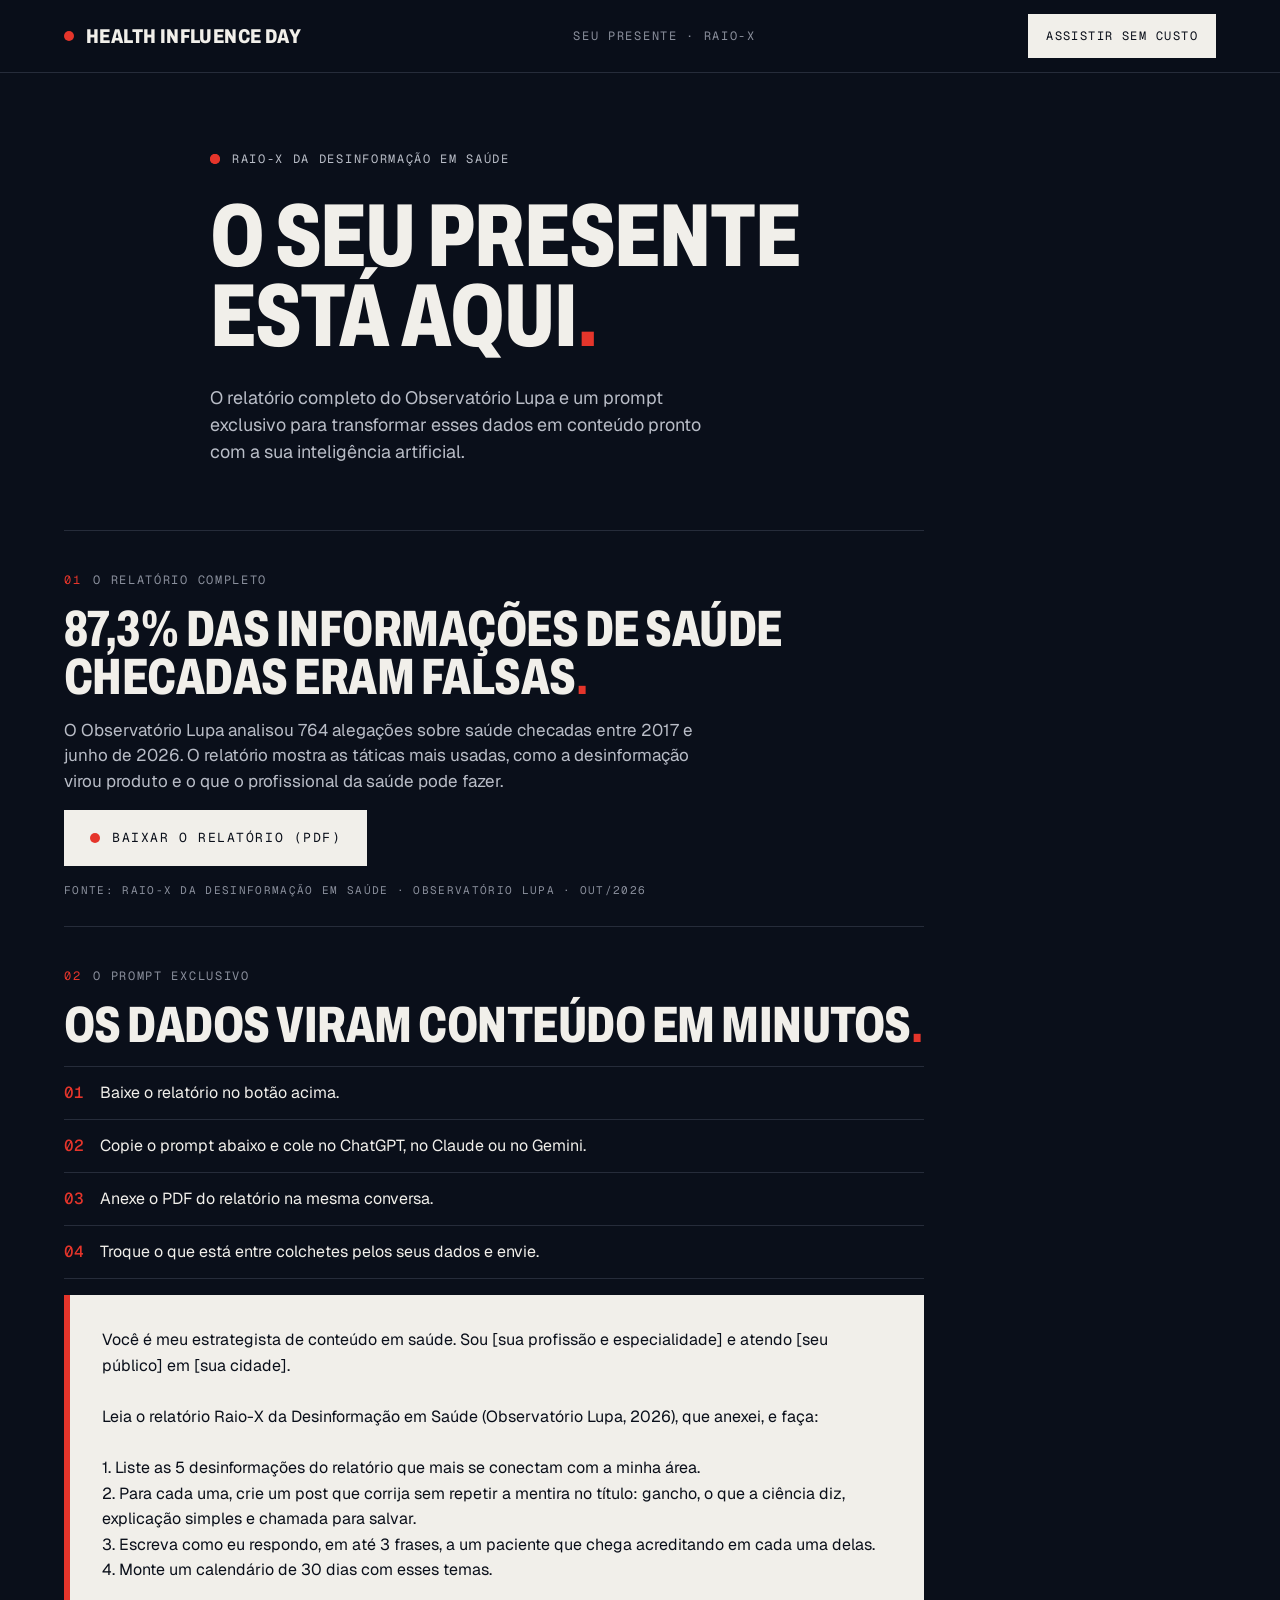
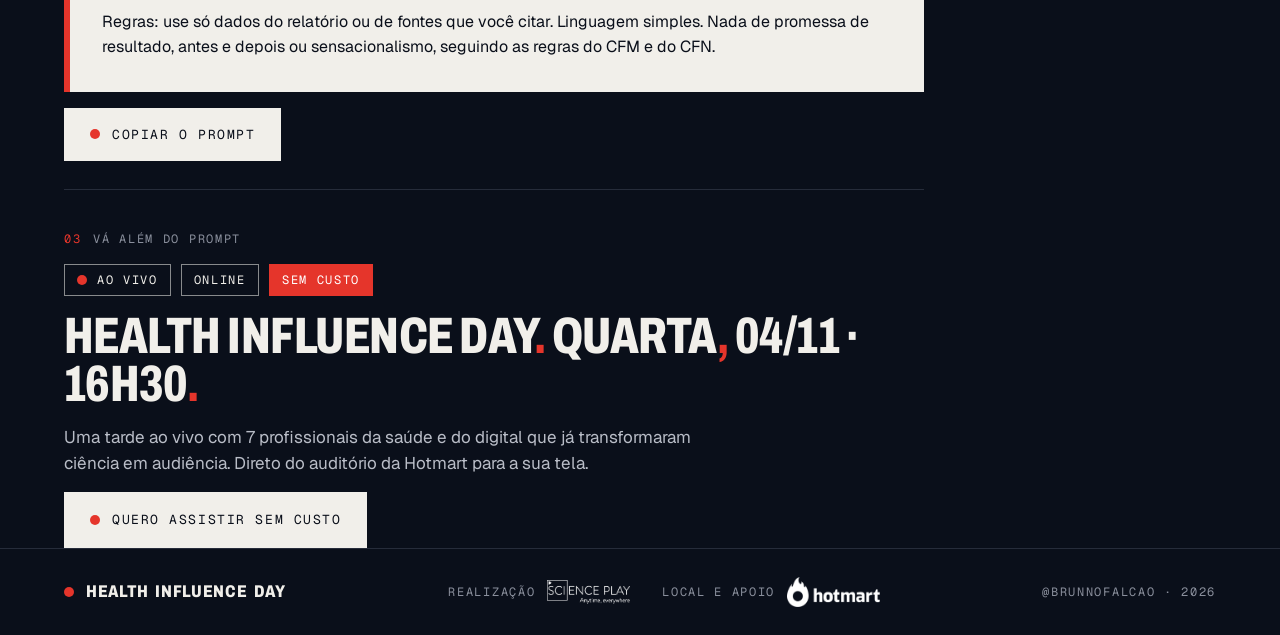
<file: raio-x/index.html>
<!doctype html>
<html lang="pt-BR">
<head>
<meta charset="utf-8">
<meta name="viewport" content="width=device-width, initial-scale=1, viewport-fit=cover">
<title>Seu presente · Raio-X da Desinformação em Saúde · Health Influence Day</title>
<meta name="description" content="O relatório completo Raio-X da Desinformação em Saúde, do Observatório Lupa, e um prompt exclusivo para transformar esses dados em conteúdo com a sua inteligência artificial.">
<meta name="robots" content="noindex, nofollow">
<meta name="theme-color" content="#0A0F1A">
<link rel="icon" href="data:image/svg+xml,%3Csvg xmlns='http://www.w3.org/2000/svg' viewBox='0 0 32 32'%3E%3Crect width='32' height='32' fill='%230A0F1A'/%3E%3Ccircle cx='16' cy='16' r='7' fill='%23E5352B'/%3E%3C/svg%3E">
<link rel="preconnect" href="https://fonts.googleapis.com">
<link rel="preconnect" href="https://fonts.gstatic.com" crossorigin>
<link href="https://fonts.googleapis.com/css2?family=Archivo:wdth,wght@62..125,400..900&family=Geist:wght@300..700&family=Geist+Mono:wght@400;500&display=swap" rel="stylesheet">
<link rel="stylesheet" href="../assets/style.css?v=4">
<style>
.gift{display:flex;flex-direction:column;gap:clamp(20px,3vw,28px);max-width:860px}
.gift h1{font-size:clamp(48px,7vw,110px);line-height:.9}
.blk{border-top:1px solid var(--line);padding-top:clamp(26px,3.4vw,40px);display:flex;flex-direction:column;gap:16px;max-width:860px}
.blk .h{font-size:clamp(32px,4vw,56px);line-height:.95}
.blk p{color:var(--muted);font-size:17px;max-width:60ch}
.how{list-style:none;margin:0;padding:0;border-top:1px solid var(--line)}
.how li{display:flex;gap:16px;padding:14px 0;border-bottom:1px solid var(--line);font-size:16px;color:var(--paper)}
.how li b{font-family:"Geist Mono",monospace;font-weight:500;color:var(--red);flex:none}
.prompt{position:relative;background:#F1EFEA;color:#0A0F1A;padding:clamp(20px,3vw,32px);font-size:16px;line-height:1.6;white-space:pre-wrap;border-left:6px solid var(--red)}
.prompt-actions{display:flex;flex-wrap:wrap;align-items:center;gap:14px}
.copied{font-family:"Geist Mono",monospace;font-size:12px;letter-spacing:.14em;text-transform:uppercase;color:var(--red);opacity:0;transition:opacity .2s}
.copied.on{opacity:1}
.src{font-family:"Geist Mono",monospace;font-size:11px;letter-spacing:.12em;text-transform:uppercase;color:var(--dim)}
.pills{display:flex;flex-wrap:wrap;gap:10px}
.pill{display:inline-flex;align-items:center;gap:10px;font-family:"Geist Mono",monospace;font-size:12px;letter-spacing:.14em;text-transform:uppercase;padding:9px 12px;border:1px solid rgba(241,239,234,.55);color:var(--paper);line-height:1}
.pill--free{background:var(--red);border-color:var(--red);color:#fff}
</style>
<!-- Meta Pixel -->
<script>
!function(f,b,e,v,n,t,s){if(f.fbq)return;n=f.fbq=function(){n.callMethod?
n.callMethod.apply(n,arguments):n.queue.push(arguments)};if(!f._fbq)f._fbq=n;
n.push=n;n.loaded=!0;n.version='2.0';n.queue=[];t=b.createElement(e);t.async=!0;
t.src=v;s=b.getElementsByTagName(e)[0];s.parentNode.insertBefore(t,s)}(window,
document,'script','https://connect.facebook.net/en_US/fbevents.js');
fbq('init', '460696430970324');
fbq('track', 'PageView');
fbq('track', 'ViewContent', { content_name: 'Presente Raio-X' });
</script>
<noscript><img height="1" width="1" style="display:none" alt="" src="https://www.facebook.com/tr?id=460696430970324&ev=PageView&noscript=1"></noscript>
<!-- Fim Meta Pixel -->
</head>
<body>

<header class="top pad">
  <div class="wrap">
    <a class="brand" href="../" aria-label="Health Influence Day"><span class="dot"></span>Health Influence Day</a>
    <div class="mono dim top-meta hide-m">Seu presente · Raio-X</div>
    <a class="btn btn--sm top-cta" href="../?utm_source=instagram&amp;utm_medium=raiox&amp;utm_campaign=hid-raiox#inscricao">Assistir sem custo</a>
  </div>
</header>

<main>
  <section class="hero pad">
    <div class="wrap gift">
      <div class="label mono muted"><span class="dot"></span>Raio-X da Desinformação em Saúde</div>
      <h1 class="h">O seu presente está aqui<span class="red">.</span></h1>
      <p class="lead">O relatório completo do Observatório Lupa e um prompt exclusivo para transformar esses dados em conteúdo pronto com a sua inteligência artificial.</p>
    </div>
  </section>

  <section class="pad">
    <div class="wrap stack stack--md">

      <div class="blk">
        <div class="label mono dim"><span class="red">01</span>O relatório completo</div>
        <div class="h">87,3% das informações de saúde checadas eram falsas<span class="red">.</span></div>
        <p>O Observatório Lupa analisou 764 alegações sobre saúde checadas entre 2017 e junho de 2026. O relatório mostra as táticas mais usadas, como a desinformação virou produto e o que o profissional da saúde pode fazer.</p>
        <div><a class="btn" id="btn-pdf" href="https://uploads.agencialupa.org/2026/10/Relatorio-de-Saude-Lupa-Afya-Outubro-de-2026_.pdf" target="_blank" rel="noopener"><span class="dot"></span>Baixar o relatório (PDF)</a></div>
        <div class="src">Fonte: Raio-X da Desinformação em Saúde · Observatório Lupa · out/2026</div>
      </div>

      <div class="blk">
        <div class="label mono dim"><span class="red">02</span>O prompt exclusivo</div>
        <div class="h">Os dados viram conteúdo em minutos<span class="red">.</span></div>
        <ol class="how">
          <li><b>01</b>Baixe o relatório no botão acima.</li>
          <li><b>02</b>Copie o prompt abaixo e cole no ChatGPT, no Claude ou no Gemini.</li>
          <li><b>03</b>Anexe o PDF do relatório na mesma conversa.</li>
          <li><b>04</b>Troque o que está entre colchetes pelos seus dados e envie.</li>
        </ol>
        <div class="prompt" id="prompt">Você é meu estrategista de conteúdo em saúde. Sou [sua profissão e especialidade] e atendo [seu público] em [sua cidade].

Leia o relatório Raio-X da Desinformação em Saúde (Observatório Lupa, 2026), que anexei, e faça:

1. Liste as 5 desinformações do relatório que mais se conectam com a minha área.
2. Para cada uma, crie um post que corrija sem repetir a mentira no título: gancho, o que a ciência diz, explicação simples e chamada para salvar.
3. Escreva como eu respondo, em até 3 frases, a um paciente que chega acreditando em cada uma delas.
4. Monte um calendário de 30 dias com esses temas.

Regras: use só dados do relatório ou de fontes que você citar. Linguagem simples. Nada de promessa de resultado, antes e depois ou sensacionalismo, seguindo as regras do CFM e do CFN.</div>
        <div class="prompt-actions">
          <button class="btn" id="btn-copy" type="button"><span class="dot"></span>Copiar o prompt</button>
          <span class="copied" id="copied" aria-live="polite">Prompt copiado</span>
        </div>
      </div>

      <div class="blk">
        <div class="label mono dim"><span class="red">03</span>Vá além do prompt</div>
        <div class="pills"><span class="pill"><span class="dot"></span>Ao vivo</span><span class="pill">Online</span><span class="pill pill--free">Sem custo</span></div>
        <div class="h">Health Influence Day<span class="red">.</span> Quarta<span class="red">,</span> 04/11 · 16h30<span class="red">.</span></div>
        <p>Uma tarde ao vivo com 7 profissionais da saúde e do digital que já transformaram ciência em audiência. Direto do auditório da Hotmart para a sua tela.</p>
        <div><a class="btn" href="../?utm_source=instagram&amp;utm_medium=raiox&amp;utm_campaign=hid-raiox#inscricao"><span class="dot"></span>Quero assistir sem custo</a></div>
      </div>

    </div>
  </section>
</main>

<footer class="foot pad">
  <div class="wrap">
    <div class="brand brand--foot"><span class="dot"></span>Health Influence Day</div>
    <div class="logos">
      <div><span class="mono dim foot-k">Realização</span><img src="../img/scienceplay-branco.png" width="418" height="121" alt="Science Play"></div>
      <div><span class="mono dim foot-k">Local e apoio</span><img class="logo-foot-hotmart" src="../img/hotmart-branco.png" width="448" height="145" alt="Hotmart"></div>
    </div>
    <div class="mono dim">@brunnofalcao · 2026</div>
  </div>
</footer>

<script>
(function () {
  var btn = document.getElementById('btn-copy'), box = document.getElementById('prompt'), ok = document.getElementById('copied');
  function done() { ok.classList.add('on'); setTimeout(function () { ok.classList.remove('on'); }, 2500); if (window.fbq) fbq('trackCustom', 'CopiouPromptRaioX'); }
  function fallback() {
    var r = document.createRange(); r.selectNodeContents(box);
    var s = window.getSelection(); s.removeAllRanges(); s.addRange(r);
    try { document.execCommand('copy'); done(); } catch (e) { ok.textContent = 'Selecione o texto e copie'; ok.classList.add('on'); }
  }
  btn.addEventListener('click', function () {
    var t = box.innerText;
    if (navigator.clipboard && window.isSecureContext) { navigator.clipboard.writeText(t).then(done, fallback); } else { fallback(); }
  });
  var pdf = document.getElementById('btn-pdf');
  if (pdf) pdf.addEventListener('click', function () { if (window.fbq) fbq('trackCustom', 'BaixouRelatorioRaioX'); });
})();
</script>
<script src="../assets/motion.js?v=4" defer></script>
</body>
</html>
</file>
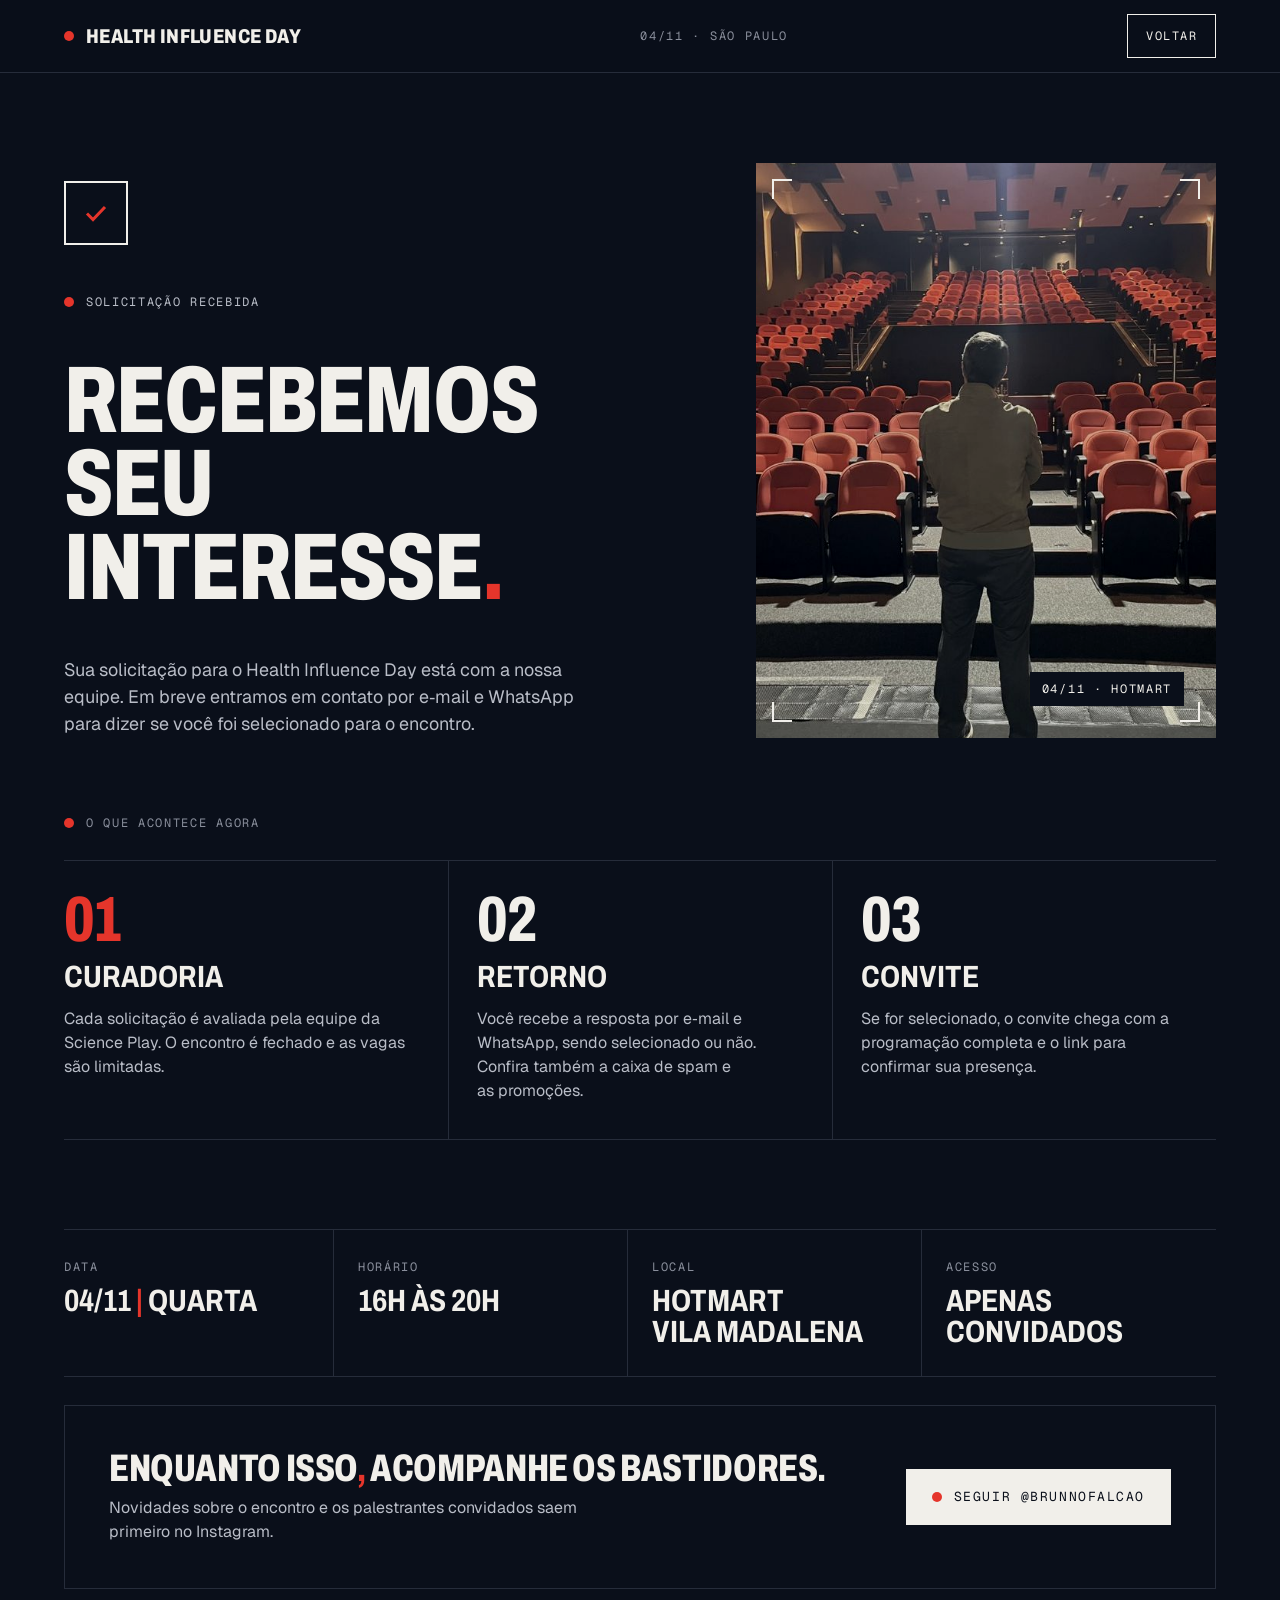
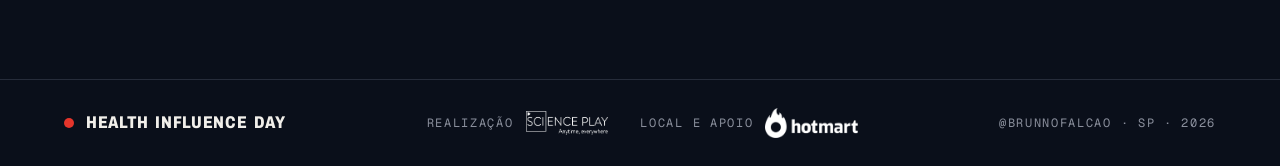
<file: hid/obrigado/index.html>
<!doctype html>
<html lang="pt-BR">
<head>
<meta charset="utf-8">
<meta name="viewport" content="width=device-width, initial-scale=1, viewport-fit=cover">
<title>Solicitação recebida · Health Influence Day</title>
<meta name="description" content="Recebemos seu interesse no Health Influence Day. Em breve você recebe o retorno por e&#8209;mail e WhatsApp.">
<meta name="robots" content="noindex, nofollow">
<meta name="theme-color" content="#0A0F1A">
<link rel="icon" href="data:image/svg+xml,%3Csvg xmlns='http://www.w3.org/2000/svg' viewBox='0 0 32 32'%3E%3Crect width='32' height='32' fill='%230A0F1A'/%3E%3Ccircle cx='16' cy='16' r='7' fill='%23E5352B'/%3E%3C/svg%3E">
<link rel="preconnect" href="https://fonts.googleapis.com">
<link rel="preconnect" href="https://fonts.gstatic.com" crossorigin>
<link href="https://fonts.googleapis.com/css2?family=Archivo:wdth,wght@62..125,400..900&family=Geist:wght@300..700&family=Geist+Mono:wght@400;500&display=swap" rel="stylesheet">
<link rel="stylesheet" href="../assets/style.css?v=3">
</head>
<body>

<header class="top pad">
  <div class="wrap">
    <a class="brand" href="../" aria-label="Health Influence Day, voltar para a página do encontro"><span class="dot"></span>Health Influence Day</a>
    <div class="mono dim top-meta">04/11 · <span class="hide-m">São Paulo</span><span class="show-m">SP</span></div>
    <a class="btn btn--sm btn--ghost" href="../">Voltar</a>
  </div>
</header>

<main>
  <section class="ty-hero pad">
    <div class="wrap grid2 grid2--end">
      <div class="stack">
        <div class="ty-check" aria-hidden="true"><svg viewBox="0 0 28 28"><path d="M5 14.5l6 6L23 8"/></svg></div>
        <div class="label mono muted"><span class="dot"></span>Solicitação recebida</div>
        <h1 class="h">Recebemos seu interesse<span class="red">.</span></h1>
        <p class="lead">Sua solicitação para o Health Influence Day está com a nossa equipe. Em breve entramos em contato por e&#8209;mail e WhatsApp para dizer se você foi selecionado para o encontro.</p>
      </div>
      <div class="photo photo--hero ty-photo">
        <img src="../img/hero-plateia.jpg" srcset="../img/hero-plateia-600.jpg 600w, ../img/hero-plateia.jpg 1000w" sizes="(max-width:900px) 100vw, 460px" width="1000" height="1773" alt="Plateia vazia do auditório, vista do palco">
        <div class="corner corner--tl"></div><div class="corner corner--tr"></div><div class="corner corner--bl"></div><div class="corner corner--br"></div>
        <div class="tag tag--br mono">04/11 · Hotmart</div>
      </div>
    </div>
  </section>

  <section class="pad">
    <div class="wrap stack stack--md">
      <div class="label mono dim"><span class="dot"></span>O que acontece agora</div>
      <div class="steps">
        <div class="step">
          <div class="h num red">01</div>
          <div class="h h--md">Curadoria</div>
          <p>Cada solicitação é avaliada pela equipe da Science Play. O encontro é fechado e as vagas são limitadas.</p>
        </div>
        <div class="step">
          <div class="h num">02</div>
          <div class="h h--md">Retorno</div>
          <p>Você recebe a resposta por e&#8209;mail e WhatsApp, sendo selecionado ou não. Confira também a caixa de spam e as promoções.</p>
        </div>
        <div class="step">
          <div class="h num">03</div>
          <div class="h h--md">Convite</div>
          <p>Se for selecionado, o convite chega com a programação completa e o link para confirmar sua presença.</p>
        </div>
      </div>
    </div>
  </section>

  <section class="sec pad">
    <div class="wrap stack stack--md">
      <div class="wrap strip" style="width:100%"><div class="strip-row">
        <div><div class="mono dim">Data</div><div class="h h--md">04/11 <span class="red">|</span> Quarta</div></div>
        <div><div class="mono dim">Horário</div><div class="h h--md">16h às 20h</div></div>
        <div><div class="mono dim">Local</div><div class="h h--md">Hotmart<br><span class="nw">Vila Madalena</span></div></div>
        <div><div class="mono dim">Acesso</div><div class="h h--md">Apenas convidados</div></div>
      </div></div>

      <div class="ty-note">
        <div>
          <div class="h">Enquanto isso<span class="red">,</span> acompanhe os bastidores.</div>
          <p>Novidades sobre o encontro e os palestrantes convidados saem primeiro no Instagram.</p>
        </div>
        <a class="btn" href="https://www.instagram.com/brunnofalcao/" target="_blank" rel="noopener"><span class="dot"></span>Seguir @brunnofalcao</a>
      </div>
    </div>
  </section>
</main>

<footer class="foot pad">
  <div class="wrap">
    <div class="brand brand--foot"><span class="dot"></span>Health Influence Day</div>
    <div class="logos">
      <div><span class="mono dim foot-k">Realização</span><img src="../img/scienceplay-branco.png" width="418" height="121" alt="Science Play"></div>
      <div><span class="mono dim foot-k">Local e apoio</span><img class="logo-foot-hotmart" src="../img/hotmart-branco.png" width="448" height="145" alt="Hotmart"></div>
    </div>
    <div class="mono dim">@brunnofalcao · SP · 2026</div>
  </div>
</footer>

<!-- Meta Pixel / GA4: cole os snippets no <head> e o evento abaixo marca a conversão -->
<script>
  if (window.fbq) fbq('track', 'Lead');
  if (window.gtag) gtag('event', 'generate_lead', { event_category: 'convite' });
</script>
</body>
</html>
</file>
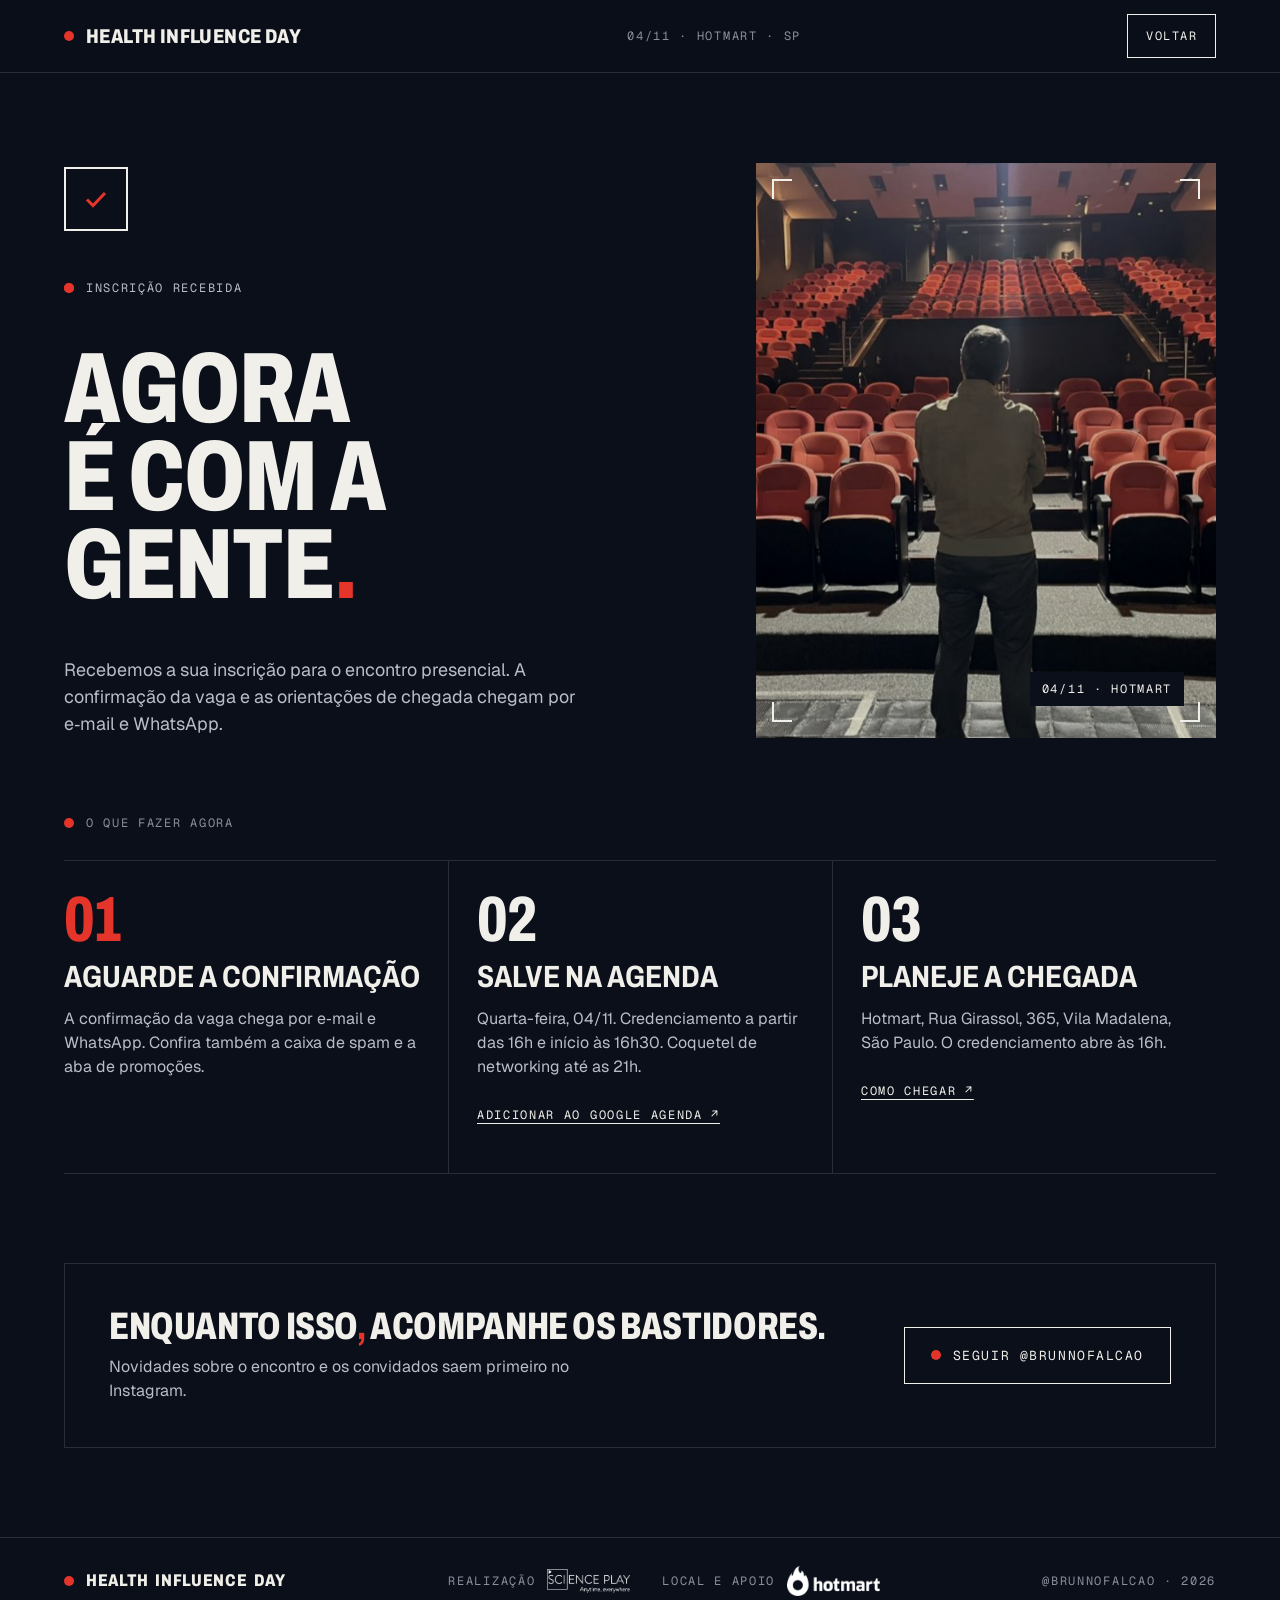
<file: presencial/obrigado/index.html>
<!doctype html>
<html lang="pt-BR">
<head>
<meta charset="utf-8">
<meta name="viewport" content="width=device-width, initial-scale=1, viewport-fit=cover">
<title>Inscrição recebida · Health Influence Day · Presencial</title>
<meta name="description" content="Recebemos a sua inscrição para o encontro presencial do Health Influence Day. A confirmação da vaga chega por e-mail e WhatsApp.">
<meta name="robots" content="noindex, nofollow">
<meta name="theme-color" content="#0A0F1A">
<link rel="icon" href="data:image/svg+xml,%3Csvg xmlns='http://www.w3.org/2000/svg' viewBox='0 0 32 32'%3E%3Crect width='32' height='32' fill='%230A0F1A'/%3E%3Ccircle cx='16' cy='16' r='7' fill='%23E5352B'/%3E%3C/svg%3E">
<link rel="preconnect" href="https://fonts.googleapis.com">
<link rel="preconnect" href="https://fonts.gstatic.com" crossorigin>
<link href="https://fonts.googleapis.com/css2?family=Archivo:wdth,wght@62..125,400..900&family=Geist:wght@300..700&family=Geist+Mono:wght@400;500&display=swap" rel="stylesheet">
<link rel="stylesheet" href="../../assets/style.css?v=4">
<!-- Meta Pixel -->
<script>
!function(f,b,e,v,n,t,s){if(f.fbq)return;n=f.fbq=function(){n.callMethod?
n.callMethod.apply(n,arguments):n.queue.push(arguments)};if(!f._fbq)f._fbq=n;
n.push=n;n.loaded=!0;n.version='2.0';n.queue=[];t=b.createElement(e);t.async=!0;
t.src=v;s=b.getElementsByTagName(e)[0];s.parentNode.insertBefore(t,s)}(window,
document,'script','https://connect.facebook.net/en_US/fbevents.js');
fbq('init', '460696430970324');
fbq('track', 'PageView');
fbq('track', 'Lead', { content_name: 'Inscricao presencial HID' });
</script>
<noscript><img height="1" width="1" style="display:none" alt="" src="https://www.facebook.com/tr?id=460696430970324&ev=PageView&noscript=1"></noscript>
<!-- Fim Meta Pixel -->
</head>
<body>

<header class="top pad">
  <div class="wrap">
    <a class="brand" href="../" aria-label="Health Influence Day, voltar para a página presencial"><span class="dot"></span>Health Influence Day</a>
    <div class="mono dim top-meta hide-m">04/11 · Hotmart · SP</div>
    <a class="btn btn--sm btn--ghost" href="../">Voltar</a>
  </div>
</header>

<main>
  <section class="ty-hero pad">
    <div class="wrap grid2 grid2--end">
      <div class="stack">
        <div class="ty-check" aria-hidden="true"><svg viewBox="0 0 28 28"><path d="M5 14.5l6 6L23 8"/></svg></div>
        <div class="label mono muted"><span class="dot"></span>Inscrição recebida</div>
        <h1 class="h" data-split>Agora é com a gente<span class="red">.</span></h1>
        <p class="lead">Recebemos a sua inscrição para o encontro presencial. A confirmação da vaga e as orientações de chegada chegam por e&#8209;mail e WhatsApp.</p>
      </div>
      <div class="photo photo--hero ty-photo">
        <img src="../../img/hero-plateia.jpg" srcset="../../img/hero-plateia-600.jpg 600w, ../../img/hero-plateia.jpg 1000w" sizes="(max-width:900px) 100vw, 460px" width="1000" height="1773" alt="Auditório visto do palco">
        <div class="corner corner--tl"></div><div class="corner corner--tr"></div><div class="corner corner--bl"></div><div class="corner corner--br"></div>
        <div class="tag tag--br mono">04/11 · Hotmart</div>
      </div>
    </div>
  </section>

  <section class="pad">
    <div class="wrap stack stack--md">
      <div class="label mono dim"><span class="dot"></span>O que fazer agora</div>
      <div class="steps">
        <div class="step">
          <div class="h num red">01</div>
          <div class="h h--md">Aguarde a confirmação</div>
          <p>A confirmação da vaga chega por e&#8209;mail e WhatsApp. Confira também a caixa de spam e a aba de promoções.</p>
        </div>
        <div class="step">
          <div class="h num">02</div>
          <div class="h h--md">Salve na agenda</div>
          <p>Quarta-feira, 04/11. Credenciamento a partir das 16h e início às 16h30. Coquetel de networking até as 21h.</p>
          <a class="mono link" href="https://calendar.google.com/calendar/render?action=TEMPLATE&amp;text=Health%20Influence%20Day%20%C2%B7%20Presencial&amp;dates=20261104T190000Z/20261105T000000Z&amp;details=Credenciamento%20a%20partir%20das%2016h.%20In%C3%ADcio%20%C3%A0s%2016h30.%20Coquetel%20at%C3%A9%2021h.&amp;location=Hotmart%2C%20Rua%20Girassol%2C%20365%2C%20Vila%20Madalena%2C%20S%C3%A3o%20Paulo" target="_blank" rel="noopener">Adicionar ao Google Agenda ↗</a>
        </div>
        <div class="step">
          <div class="h num">03</div>
          <div class="h h--md">Planeje a chegada</div>
          <p>Hotmart, Rua Girassol, 365, Vila Madalena, São Paulo. O credenciamento abre às 16h.</p>
          <a class="mono link" href="https://www.google.com/maps/search/?api=1&amp;query=Rua+Girassol,+365+-+Vila+Madalena,+S%C3%A3o+Paulo+-+SP" target="_blank" rel="noopener">Como chegar ↗</a>
        </div>
      </div>
    </div>
  </section>

  <section class="sec pad">
    <div class="wrap stack stack--md">
      <div class="ty-note">
        <div>
          <div class="h">Enquanto isso<span class="red">,</span> acompanhe os bastidores.</div>
          <p>Novidades sobre o encontro e os convidados saem primeiro no Instagram.</p>
        </div>
        <a class="btn btn--ghost" href="https://www.instagram.com/brunnofalcao/" target="_blank" rel="noopener"><span class="dot"></span>Seguir @brunnofalcao</a>
      </div>
    </div>
  </section>
</main>

<footer class="foot pad">
  <div class="wrap">
    <div class="brand brand--foot"><span class="dot"></span>Health Influence Day</div>
    <div class="logos">
      <div><span class="mono dim foot-k">Realização</span><img src="../../img/scienceplay-branco.png" width="418" height="121" alt="Science Play"></div>
      <div><span class="mono dim foot-k">Local e apoio</span><img class="logo-foot-hotmart" src="../../img/hotmart-branco.png" width="448" height="145" alt="Hotmart"></div>
    </div>
    <div class="mono dim">@brunnofalcao · 2026</div>
  </div>
</footer>

<script src="../../assets/motion.js?v=4" defer></script>
</body>
</html>
</file>
<file: assets/style.css>
:root{--ink:#0A0F1A;--paper:#F1EFEA;--red:#E5352B;--line:#262C3A;--muted:#B9BDC7;--dim:#8A8F9C}
*,*::before,*::after{box-sizing:border-box}
html{scroll-behavior:smooth;-webkit-text-size-adjust:100%;scroll-padding-top:76px}
body,a,button{-webkit-tap-highlight-color:transparent}
@media (prefers-reduced-motion:reduce){html{scroll-behavior:auto}}
body{margin:0;background:var(--ink);color:var(--paper);font-family:Geist,system-ui,-apple-system,"Segoe UI",sans-serif;line-height:1.5;-webkit-font-smoothing:antialiased;padding-bottom:env(safe-area-inset-bottom,0px)}
a{color:inherit;text-decoration:none}
p,h1,h2,blockquote{margin:0}
img{max-width:100%}
:focus-visible{outline:2px solid var(--red);outline-offset:3px}

.wrap{max-width:1280px;margin:0 auto}
.pad{padding-left:clamp(20px,5vw,72px);padding-right:clamp(20px,5vw,72px)}
.mono{font-family:"Geist Mono",ui-monospace,SFMono-Regular,Menlo,monospace;font-size:12px;letter-spacing:.14em;text-transform:uppercase}
.muted{color:var(--muted)}
.dim{color:var(--dim)}
.red{color:var(--red)}
.dot{display:inline-block;width:10px;height:10px;border-radius:50%;background:var(--red);flex:none}
.label{display:flex;align-items:center;gap:12px}
.h{font-family:Archivo,"Archivo Narrow",Impact,sans-serif;font-stretch:72%;font-variation-settings:"wdth" 72;font-weight:800;text-transform:uppercase;line-height:.88;letter-spacing:-.01em}
.h--md{font-stretch:80%;font-variation-settings:"wdth" 80;font-weight:700;line-height:1;letter-spacing:0}
.btn{display:inline-flex;align-items:center;gap:12px;background:var(--paper);color:var(--ink);font-family:"Geist Mono",monospace;font-size:13px;letter-spacing:.12em;text-transform:uppercase;padding:18px 26px;border:0;cursor:pointer;white-space:nowrap;transition:background .15s}
@media (hover:hover){.btn:hover{background:var(--red)}}
.btn:active{background:var(--red);transform:translateY(1px)}
.btn--sm{padding:12px 18px;font-size:12px;min-height:44px}
.link{display:inline-flex;align-items:center;min-height:44px;text-decoration:underline;text-underline-offset:4px}
@media (hover:hover){.link:hover{color:var(--red)}}
.link:active{color:var(--red)}

/* topo */
.top{position:sticky;top:0;z-index:10;background:rgba(10,15,26,.92);-webkit-backdrop-filter:blur(10px);backdrop-filter:blur(10px);padding-top:calc(14px + env(safe-area-inset-top,0px));padding-bottom:14px;border-bottom:1px solid var(--line)}
.top .wrap{display:flex;justify-content:space-between;align-items:center;gap:16px}
.brand{min-height:44px;display:flex;align-items:center;gap:12px;font-family:Archivo,sans-serif;font-stretch:80%;font-variation-settings:"wdth" 80;font-weight:800;font-size:20px;letter-spacing:.02em;text-transform:uppercase;white-space:nowrap}
.brand--foot{font-size:17px;min-height:0;letter-spacing:.04em;word-spacing:.15em}
.top-meta{white-space:nowrap}
.show-m{display:none}
@media (max-width:760px){.hide-m{display:none}.show-m{display:inline}}
@media (max-width:760px){.top-cta{display:none}.top .brand{font-size:17px}.top{padding-top:calc(8px + env(safe-area-inset-top,0px));padding-bottom:8px}}
@media (max-width:360px){.top .brand{font-size:15px;gap:8px}.top-meta{font-size:11px;letter-spacing:.1em}}

/* hero */
.hero{padding-top:clamp(40px,6vw,88px);padding-bottom:clamp(40px,5vw,72px)}
.grid2{display:grid;grid-template-columns:repeat(auto-fit,minmax(min(100%,420px),1fr));gap:clamp(32px,5vw,72px)}
.grid2--end{align-items:end}
.grid2--center{align-items:center}
.stack{display:flex;flex-direction:column;gap:clamp(28px,4vw,48px)}
.stack--sm{gap:24px}
.stack--md{gap:28px}
.hero h1{font-size:clamp(40px,6.2vw,104px);text-wrap:balance}
.nw{white-space:nowrap}
.lead{max-width:520px;font-size:clamp(17px,1.4vw,20px);color:var(--muted);text-wrap:pretty}
.cta-row{display:flex;flex-wrap:wrap;gap:16px 24px;align-items:center}
.photo{position:relative;aspect-ratio:4/5;overflow:hidden;background:var(--ink);width:100%}
.photo--max{max-width:520px}
.photo img{position:absolute;inset:0;width:100%;height:100%;object-fit:cover;display:block}
.photo--hero img{object-position:center 42%;filter:saturate(.9) brightness(.85) contrast(1.06)}
.photo--bw img{object-position:center 30%;filter:grayscale(1) contrast(1.12) brightness(.95)}
.corner{position:absolute;width:20px;height:20px;border:0 solid var(--paper);pointer-events:none}
.corner--tl{top:16px;left:16px;border-top-width:2px;border-left-width:2px}
.corner--tr{top:16px;right:16px;border-top-width:2px;border-right-width:2px}
.corner--bl{bottom:16px;left:16px;border-bottom-width:2px;border-left-width:2px}
.corner--br{bottom:16px;right:16px;border-bottom-width:2px;border-right-width:2px}
.tag{position:absolute;background:var(--ink);color:var(--paper);padding:8px 12px;display:flex;align-items:center;gap:10px;white-space:nowrap}
.tag--tl{top:32px;left:32px;padding:10px 14px}
.tag--br{right:32px;bottom:32px}
.tag--bl{left:32px;bottom:32px}

/* faixa de dados */
.strip{border-top:1px solid var(--line)}
.strip-row{display:grid;grid-template-columns:repeat(2,minmax(0,1fr))}
.strip-row>div{min-width:0;padding:22px 16px 22px 20px;border-bottom:1px solid var(--line);border-left:1px solid var(--line);display:flex;flex-direction:column;gap:10px}
.strip-row>div:nth-child(odd){border-left:0;padding-left:0}
.strip .h{font-size:clamp(20px,5.4vw,26px)}
@media (min-width:900px){
  .strip-row{grid-template-columns:repeat(4,minmax(0,1fr))}
  .strip-row>div{padding:28px 20px 28px 24px}
  .strip-row>div:nth-child(odd){border-left:1px solid var(--line);padding-left:24px}
  .strip-row>div:first-child{border-left:0;padding-left:0}
  .strip .h{font-size:clamp(22px,2.3vw,34px)}
}

/* seções */
.sec{padding-top:clamp(56px,7vw,112px);padding-bottom:clamp(56px,7vw,112px)}
.sec--flush{padding-top:0}
.line{border-top:1px solid var(--line);padding-top:clamp(56px,7vw,112px)}
.time{display:grid;grid-template-columns:120px minmax(0,1fr);gap:24px;padding:24px 0;border-top:1px solid var(--line);align-items:center}
.time:last-child{border-bottom:1px solid var(--line)}
.time .h{font-size:clamp(32px,3vw,48px);line-height:1}
.time strong{font-weight:500;font-size:clamp(18px,1.6vw,22px)}
@media (max-width:520px){.time{grid-template-columns:80px minmax(0,1fr);gap:16px}}
/* para quem é */
.publico{display:grid;grid-template-columns:minmax(0,7fr) minmax(0,5fr);gap:clamp(40px,6vw,96px);align-items:start}
@media (max-width:900px){.publico{grid-template-columns:1fr}}
.list{display:flex;flex-direction:column;gap:4px;margin-top:28px}
.list .h{font-size:clamp(44px,6vw,96px);line-height:.92}
.rows{display:flex;flex-direction:column;padding-top:clamp(0px,3.4vw,52px)}
.row{display:flex;flex-direction:column;gap:10px;padding:26px 0;border-top:1px solid var(--line)}
.row:last-child{border-bottom:1px solid var(--line)}
.row-t{font-size:clamp(30px,2.8vw,42px);line-height:.95;white-space:nowrap}
.row p{color:var(--muted);font-size:17px;line-height:1.5;max-width:36ch;text-wrap:pretty}
.name{font-size:clamp(48px,5.5vw,96px)}
.quote{padding-left:20px;border-left:2px solid var(--red);font-family:Archivo,sans-serif;font-stretch:80%;font-variation-settings:"wdth" 80;font-weight:600;font-size:clamp(22px,2vw,30px);line-height:1.1;text-transform:uppercase;text-wrap:pretty}
.bio{max-width:520px;color:var(--muted);font-size:17px;text-wrap:pretty}
.card{border:1px solid var(--line);padding:20px 24px;display:flex;justify-content:space-between;gap:16px;flex-wrap:wrap;align-items:center}
.card .h{font-size:24px}

/* convite (papel) */
.paper{background:var(--paper);color:var(--ink)}
.paper .muted{color:#3A3F4C}
.paper .dim{color:#5E6270}
.convite{align-items:start;padding-top:clamp(56px,7vw,112px);padding-bottom:clamp(56px,7vw,112px);scroll-margin-top:60px}
.convite h2{font-size:clamp(44px,5.5vw,96px)}
.convite-txt p{font-size:18px;max-width:480px;text-wrap:pretty}
@media (min-width:900px){.convite-txt{position:sticky;top:110px}}

/* formulário RD Station (embed) */
.rd-box{background:#fff;border:1px solid #DAD7CF;padding:clamp(24px,3.2vw,44px);min-height:460px;position:relative}
.rd-loading{display:flex;align-items:center;gap:12px;padding:8px 0}
.rd-loading::before{content:"";width:10px;height:10px;border-radius:50%;background:var(--red);animation:pulse 1.2s ease-in-out infinite}
.rd-loading--err{color:var(--red);text-transform:none;letter-spacing:0;font-family:Geist,sans-serif;font-size:15px}
.rd-loading--err::before{animation:none}
.rd-box:has(form) .rd-loading{display:none}
.rd-fallback{font-size:15px}
@keyframes pulse{50%{opacity:.25}}
@media (prefers-reduced-motion:reduce){.rd-loading::before{animation:none}}

/* zera o grid interno do RD (colunas, seções, recuos) */
#form-box [id^="rd-"]:not(input):not(button):not(select):not(textarea):not(label),
#form-box [class*="bricks"]:not(input):not(button):not(select):not(textarea):not(label):not(.bricks-form__field):not(.bricks-form__submit){padding-left:0 !important;padding-right:0 !important;margin-left:0 !important;margin-right:0 !important;max-width:100% !important;width:100% !important;background:transparent !important;box-shadow:none !important;border:0 !important;min-height:0 !important}
#form-box form{width:100% !important;margin:0 !important;padding:0 !important}
#form-box .bricks-form__fieldset{display:flex !important;flex-direction:column !important;gap:20px !important;margin:0 !important;padding:0 !important;border:0 !important}
#form-box .bricks-form__field{margin:0 !important;padding:0 !important;width:100% !important}

/* rótulos */
#form-box .bricks-form__label,#form-box .bricks-form__field>label{display:block !important;font-family:"Geist Mono",monospace !important;font-size:12px !important;line-height:1.3 !important;letter-spacing:.14em !important;text-transform:uppercase !important;color:var(--ink) !important;font-weight:500 !important;margin:0 0 10px !important;padding:0 !important}

/* campos */
#form-box .bricks-form__input,#form-box input[type=text],#form-box input[type=email],#form-box input[type=tel],#form-box input[type=number],#form-box select,#form-box textarea{display:block !important;height:54px !important;width:100% !important;border:1px solid var(--ink) !important;border-radius:0 !important;background:#fff !important;color:var(--ink) !important;font-family:Geist,sans-serif !important;font-size:16px !important;line-height:1.2 !important;padding:0 16px !important;margin:0 !important;box-shadow:none !important;-webkit-appearance:none;appearance:none}
#form-box textarea{height:auto !important;min-height:110px;padding:14px 16px !important}
#form-box input:focus,#form-box select:focus,#form-box textarea:focus{outline:2px solid var(--red) !important;outline-offset:0;border-color:var(--ink) !important}
#form-box input::placeholder,#form-box textarea::placeholder{color:#9A9EAA !important;opacity:1}
#form-box .bricks-form__field__option,#form-box .bricks-form__field__option label,#form-box .checkbox label,#form-box .radio label{font-family:Geist,sans-serif !important;font-size:15px !important;letter-spacing:0 !important;text-transform:none !important;color:var(--ink) !important}
#form-box input[type=checkbox],#form-box input[type=radio]{width:18px !important;height:18px !important;accent-color:var(--ink);margin:0 10px 0 0 !important}

/* botão */
#form-box .bricks-form__submit{margin:8px 0 0 !important;padding:0 !important;width:100% !important}
#form-box .bricks--component-button,#form-box button[type=submit],#form-box input[type=submit],#form-box .bricks-form__submit button{display:flex !important;align-items:center !important;justify-content:center !important;gap:12px;width:100% !important;height:auto !important;min-height:60px !important;padding:18px 24px !important;margin:0 !important;background:var(--ink) !important;color:var(--paper) !important;border:0 !important;border-radius:0 !important;font-family:"Geist Mono",monospace !important;font-size:14px !important;font-weight:500 !important;line-height:1.2 !important;letter-spacing:.14em !important;text-transform:uppercase !important;text-align:center !important;white-space:normal !important;cursor:pointer;box-shadow:none !important;transition:background .15s,color .15s}
@media (hover:hover){#form-box .bricks--component-button:hover,#form-box button[type=submit]:hover,#form-box input[type=submit]:hover,#form-box .bricks-form__submit button:hover{background:var(--red) !important;color:var(--ink) !important}}
#form-box .bricks--component-button:active,#form-box button[type=submit]:active{background:var(--red) !important;color:var(--ink) !important}
#form-box .bricks--component-button:focus-visible,#form-box button[type=submit]:focus-visible{outline:2px solid var(--red) !important;outline-offset:3px}

/* textos auxiliares (aviso de spam, LGPD) e erros */
#form-box p,#form-box .bricks-form__static,#form-box .legal-bases,#form-box .bricks--component-text{font-family:Geist,sans-serif !important;font-size:13px !important;line-height:1.5 !important;letter-spacing:0 !important;text-transform:none !important;color:#5E6270 !important;text-align:left !important;margin:0 !important}
#form-box .bricks-form__submit~*,#form-box .bricks-form__submit+div,#form-box .bricks-form__submit+p{margin-top:16px !important}
#form-box .error,#form-box label.error,#form-box .bricks-form__field .error{display:block;color:var(--red) !important;font-family:Geist,sans-serif !important;font-size:13px !important;font-weight:400 !important;letter-spacing:0 !important;text-transform:none !important;margin:8px 0 0 !important}
#form-box a{color:var(--ink) !important;text-decoration:underline}

/* fechamento e rodapé */
.close{border:1px solid var(--line);padding:clamp(28px,4vw,48px);display:flex;flex-direction:column;gap:20px;align-items:flex-start}
.close .h{font-size:clamp(80px,10vw,160px);line-height:.85;letter-spacing:-.02em}
.local{font-size:clamp(20px,2.1vw,34px);line-height:1.05}
.logo-hotmart{width:208px;height:auto;display:block}
.foot{border-top:1px solid var(--line);padding-top:28px;padding-bottom:28px}
.foot .wrap{display:flex;flex-wrap:wrap;justify-content:space-between;align-items:center;gap:20px 32px}
.logos{display:flex;align-items:center;gap:32px;flex-wrap:wrap}
.logos>div{display:flex;align-items:center;gap:12px}
.logos img{display:block;height:24px;width:auto}
.logos .logo-foot-hotmart{height:30px}
.foot-k{font-size:12px !important}

/* ===== página /obrigado ===== */
.ty-hero{padding-top:clamp(48px,7vw,104px);padding-bottom:clamp(48px,6vw,88px)}
.ty-hero h1{font-size:clamp(52px,7.4vw,124px);text-wrap:balance}
.ty-check{width:64px;height:64px;border:2px solid var(--paper);display:grid;place-items:center}
.ty-check svg{width:28px;height:28px}
.ty-check path{stroke:var(--red);stroke-width:3;fill:none;stroke-dasharray:40;stroke-dashoffset:40;animation:draw .6s .25s ease-out forwards}
@keyframes draw{to{stroke-dashoffset:0}}
@media (prefers-reduced-motion:reduce){.ty-check path{animation:none;stroke-dashoffset:0}}
.ty-photo{aspect-ratio:4/5;max-width:460px;justify-self:end}
@media (max-width:900px){.ty-photo{justify-self:stretch;max-width:none;aspect-ratio:16/10}}
.steps{display:grid;grid-template-columns:repeat(auto-fit,minmax(min(100%,280px),1fr));border-top:1px solid var(--line)}
.step{padding:32px 28px 36px 0;border-bottom:1px solid var(--line);display:flex;flex-direction:column;gap:14px}
@media (min-width:900px){.step+.step{padding-left:28px;border-left:1px solid var(--line)}}
.step .num{font-size:clamp(56px,5vw,80px);line-height:.85}
.step .h--md{font-size:clamp(26px,2.4vw,34px)}
.step p{color:var(--muted);font-size:16px;max-width:34ch;text-wrap:pretty}
.ty-note{display:flex;flex-wrap:wrap;justify-content:space-between;align-items:center;gap:24px;border:1px solid var(--line);padding:clamp(24px,3.5vw,44px)}
.ty-note .h{font-size:clamp(28px,3vw,44px);line-height:.95}
.ty-note p{color:var(--muted);font-size:16px;margin-top:10px;max-width:46ch}
.btn--ghost{background:transparent;color:var(--paper);border:1px solid var(--paper)}
@media (hover:hover){.btn--ghost:hover{background:var(--paper);color:var(--ink)}}
.btn--ghost:active{background:var(--paper);color:var(--ink)}

/* ===== mobile: auditoria UX/UI ===== */
.mbar{display:none}
@media (max-width:760px){
  .hero{padding-top:28px}
  .hero .stack{gap:24px}
  .photo--hero{aspect-ratio:1/1}
  .photo--hero img{object-position:center 58%}
  .tag--tl{top:24px;left:24px}.tag--br{right:24px;bottom:24px}.tag--bl{left:24px;bottom:24px}
  .cta-row .btn{flex:1 1 100%;justify-content:center;min-height:56px}
  .cta-row{gap:12px}
  .sec{padding-top:56px;padding-bottom:56px}
  .line{padding-top:56px}
  .row p{font-size:16px}
  .quote{font-size:22px}
  .bio{font-size:16px}
  .convite{padding-top:56px;padding-bottom:56px;gap:32px}
  .convite-txt p{font-size:17px}
  .rd-box{padding:22px 18px;min-height:380px}
  .close{padding:24px}
  .close .btn{width:100%;justify-content:center;min-height:56px}
  .foot .wrap{flex-direction:column;align-items:flex-start;gap:20px}
  .foot{padding-bottom:calc(96px + env(safe-area-inset-bottom,0px))}
  /* barra fixa de CTA */
  .mbar{display:block;position:fixed;left:0;right:0;bottom:0;z-index:20;background:rgba(10,15,26,.96);-webkit-backdrop-filter:blur(10px);backdrop-filter:blur(10px);border-top:1px solid var(--line);padding:10px 16px calc(10px + env(safe-area-inset-bottom,0px));transform:translateY(110%);transition:transform .25s ease;visibility:hidden}
  .mbar.is-on{transform:none;visibility:visible}
  .mbar-in{display:flex;align-items:center;gap:12px}
  .mbar-txt{display:flex;flex-direction:column;gap:2px;flex:none}
  .mbar-txt .mono{font-size:11px;letter-spacing:.12em}
  .mbar-btn{flex:1;justify-content:center;min-height:52px;padding:14px 12px;font-size:12px}
}
@media (max-width:360px){.mbar-txt{display:none}}
@media (prefers-reduced-motion:reduce){.mbar{transition:none}}

/* ===== tipografia fluida pelo tamanho da coluna (não da tela) ===== */
/* Cada título grande escala pela largura do bloco onde está, então nunca invade a foto ao lado,
   seja em notebook, monitor ultrawide ou janela dividida. */
.hero .stack,.publico-head,.rows,.convite-txt,.ty-hero .stack,.close,.name-col{container-type:inline-size}
.hero h1{font-size:clamp(38px,12.6cqi,112px)}
.list .h{font-size:clamp(38px,13.2cqi,104px)}
.row-t{font-size:clamp(26px,9.4cqi,44px)}
.convite h2{font-size:clamp(40px,16.8cqi,96px)}
.ty-hero h1{font-size:clamp(44px,18.4cqi,124px)}
.close .h{font-size:clamp(80px,36cqi,168px)}
.name{font-size:clamp(48px,17cqi,104px)}
@media (min-width:1000px){
  .hero .grid2{grid-template-columns:minmax(0,7fr) minmax(0,5fr)}
  .photo--hero{max-height:max(460px,calc(100vh - 170px))}
}

/* ===== ticker de temas ===== */
.ticker{border-top:1px solid var(--line);overflow:hidden;padding:16px 0;-webkit-mask-image:linear-gradient(90deg,transparent,#000 8%,#000 92%,transparent);mask-image:linear-gradient(90deg,transparent,#000 8%,#000 92%,transparent)}
.ticker-track{display:flex;width:max-content;animation:ticker 48s linear infinite}
.ticker-seq{display:flex;align-items:center;gap:28px;padding-right:28px}
.ticker span{font-family:Archivo,sans-serif;font-stretch:72%;font-variation-settings:"wdth" 72;font-weight:800;text-transform:uppercase;font-size:clamp(26px,3.2vw,44px);line-height:1;white-space:nowrap;color:transparent;-webkit-text-stroke:1px #4A5163}
.ticker span:nth-child(4n+1){color:var(--paper);-webkit-text-stroke:0}
.ticker i{width:10px;height:10px;border-radius:50%;background:var(--red);flex:none}
.ticker:hover .ticker-track{animation-play-state:paused}
@keyframes ticker{to{transform:translateX(-50%)}}

/* ===== tags de gravação ===== */
.tag--rec .dot{animation:rec 1.6s ease-in-out infinite}
.tc{font-variant-numeric:tabular-nums;min-width:11ch;display:inline-block}
@keyframes rec{0%,100%{opacity:1}50%{opacity:.25}}
.label .dot{position:relative}
.hero .label .dot::after,.ty-hero .label .dot::after{content:"";position:absolute;inset:0;border-radius:50%;background:var(--red);animation:ping 2.2s cubic-bezier(0,0,.2,1) infinite}
@keyframes ping{0%{transform:scale(1);opacity:.6}80%,100%{transform:scale(2.6);opacity:0}}

/* ===== botões ===== */
.btn{position:relative;overflow:hidden;transition:background .25s ease,color .25s ease,transform .15s ease}
.btn .dot{transition:transform .35s cubic-bezier(.3,1.6,.5,1),background .25s}
@media (hover:hover){
  .btn:hover .dot{transform:scale(1.5);background:var(--ink)}
  .btn--ghost:hover .dot{background:var(--red)}
}
.top{transition:background .3s ease,box-shadow .3s ease}
.top.scrolled{background:rgba(10,15,26,.97);box-shadow:0 10px 30px -18px rgba(0,0,0,.8)}

/* ===== entrada do hero (só com JS ativo) ===== */
.w{display:inline-block;overflow:hidden;vertical-align:top;padding:.1em .02em .08em;margin:-.1em -.02em -.08em}
.w>span,.w>*{display:inline-block}
.js:not(.ready) .w>*{transform:translate3d(0,110%,0)}
.ready .w>*{transform:none;transition:transform .9s cubic-bezier(.2,.75,.1,1);transition-delay:calc(var(--i,0) * 45ms + 120ms)}
.js .hero .stack>*:not(h1),.js .ty-hero .stack>*:not(h1){opacity:0;transform:translate3d(0,16px,0)}
.ready .hero .stack>*:not(h1),.ready .ty-hero .stack>*:not(h1){opacity:1;transform:none;transition:opacity .8s ease,transform .8s cubic-bezier(.2,.75,.1,1)}
.ready .hero .stack>.label,.ready .ty-hero .stack>.label{transition-delay:.05s}
.ready .hero .lead,.ready .ty-hero .lead{transition-delay:.75s}
.ready .hero .cta-row{transition-delay:.9s}
.js .photo--hero,.js .ty-photo{clip-path:inset(100% 0 0 0)}
.ready .photo--hero,.ready .ty-photo{clip-path:inset(0 0 0 0);transition:clip-path 1.3s cubic-bezier(.75,0,.15,1) .25s}
.photo--hero img{transform:scale(1.06);will-change:transform}
.js .photo .corner{opacity:0;transition:opacity .5s ease,transform .7s cubic-bezier(.2,.75,.1,1)}
.js .photo .corner--tl{transform:translate(14px,14px)}.js .photo .corner--tr{transform:translate(-14px,14px)}
.js .photo .corner--bl{transform:translate(14px,-14px)}.js .photo .corner--br{transform:translate(-14px,-14px)}
.ready .photo--hero .corner,.ready .ty-photo .corner,.photo.in .corner{opacity:1;transform:none;transition-delay:1.1s}
.photo.in .corner{transition-delay:.5s}
.js .photo .tag{opacity:0;transition:opacity .6s ease 1.3s}
.ready .photo--hero .tag,.ready .ty-photo .tag,.photo.in .tag{opacity:1}
.photo.in .tag{transition-delay:.7s}

/* ===== revelação ao rolar ===== */
.js .r{opacity:0;transform:translate3d(0,22px,0);transition:opacity .9s cubic-bezier(.2,.75,.1,1) var(--d,0ms),transform .9s cubic-bezier(.2,.75,.1,1) var(--d,0ms)}
.js .r.in{opacity:1;transform:none}
/* o recorte fica na imagem, não no bloco observado: com clip-path no próprio bloco o navegador o considera invisível e a animação nunca dispara */
.js .photo.r{opacity:1;transform:none}
.js .photo.r>img{clip-path:inset(0 0 100% 0);transition:clip-path 1.2s cubic-bezier(.75,0,.15,1)}
.js .photo.r.in>img{clip-path:inset(0 0 0 0)}
/* linhas que se desenham */
.row,.time{position:relative}
.js .row.r,.js .time.r{border-top-color:transparent}
.js .row.r::before,.js .time.r::before{content:"";position:absolute;left:0;right:0;top:-1px;height:1px;background:var(--line);transform:scaleX(0);transform-origin:left;transition:transform 1.1s cubic-bezier(.7,0,.2,1) var(--d,0ms)}
.js .row.r.in::before,.js .time.r.in::before{transform:scaleX(1)}

@media (prefers-reduced-motion:reduce){
  .ticker-track,.tag--rec .dot,.hero .label .dot::after,.ty-hero .label .dot::after,.rd-loading::before{animation:none}
  .js .r,.js .photo.r>img,.js .hero .stack>*,.js .ty-hero .stack>*,.js .photo--hero,.js .ty-photo,.js .photo .corner,.js .photo .tag,.js:not(.ready) .w>*{opacity:1 !important;transform:none !important;clip-path:none !important;transition:none !important}
  .js .row.r::before,.js .time.r::before{transform:none;transition:none}
}
@media (min-width:761px) and (max-width:999px){.photo--hero{aspect-ratio:16/11}.photo--hero img{object-position:center 55%}}

/* foto do hero: palestra no Nutrição Brasil (já tratada, sem escurecer) */
.photo--palestra img{object-position:center 22%;filter:none}
@media (min-width:761px) and (max-width:999px){.photo--palestra img{object-position:center 26%}}
@media (max-width:760px){.photo--palestra img{object-position:center 16%}}

/* ===== página /fundo-preto (checklist) ===== */
.ck-hero{padding-bottom:clamp(32px,4vw,56px)}
.ck-hero .stack{container-type:inline-size;max-width:860px}
.ck-hero h1{font-size:clamp(40px,10.2cqi,96px)}
.ck-progress{display:flex;flex-direction:column;gap:10px;width:100%;max-width:420px}
.ck-bar{height:4px;background:var(--line);position:relative;overflow:hidden}
.ck-bar i{position:absolute;left:0;top:0;bottom:0;width:0;background:var(--red);transition:width .4s ease}
.ck-list{display:flex;flex-direction:column;gap:clamp(40px,5vw,72px);max-width:860px}
.ck-step{display:flex;flex-direction:column;gap:6px}
.ck-head{display:grid;grid-template-columns:72px minmax(0,1fr);gap:20px;align-items:start;margin-bottom:18px}
.ck-num{font-size:clamp(44px,5vw,64px);line-height:.9}
.ck-title{font-size:clamp(28px,3vw,40px);line-height:.95;margin-bottom:8px}
.ck-head p{font-size:16px;max-width:52ch}
.ck-item{display:grid;grid-template-columns:28px minmax(0,1fr);gap:16px;align-items:start;padding:18px 0;border-top:1px solid var(--line);cursor:pointer;color:var(--muted);font-size:17px;line-height:1.5;transition:color .2s}
.ck-item:last-child{border-bottom:1px solid var(--line)}
.ck-item strong{color:var(--paper);font-weight:600}
.ck-item input{position:absolute;opacity:0;width:0;height:0}
.ck-box{width:26px;height:26px;border:1.5px solid var(--paper);margin-top:2px;position:relative;flex:none;transition:background .2s,border-color .2s}
.ck-box::after{content:"";position:absolute;left:8px;top:3px;width:7px;height:13px;border:solid var(--ink);border-width:0 2.5px 2.5px 0;transform:rotate(45deg) scale(0);transition:transform .2s cubic-bezier(.3,1.5,.5,1)}
.ck-item input:checked~.ck-box{background:var(--red);border-color:var(--red)}
.ck-item input:checked~.ck-box::after{transform:rotate(45deg) scale(1)}
.ck-item input:checked~span:last-child{color:var(--dim)}
.ck-item input:checked~span:last-child strong{color:var(--muted);text-decoration:line-through;text-decoration-color:var(--red)}
.ck-item input:focus-visible~.ck-box{outline:2px solid var(--red);outline-offset:3px}
.ck-script{display:grid;grid-template-columns:repeat(auto-fit,minmax(min(100%,200px),1fr));gap:1px;background:var(--line);border:1px solid var(--line);margin:6px 0 18px}
.ck-sc{background:var(--ink);padding:20px 18px;display:flex;flex-direction:column;gap:10px}
.ck-sc p{color:var(--muted);font-size:15px;line-height:1.5}
.ck-cta{background:var(--ink);color:var(--paper);padding:clamp(28px,4vw,48px);display:flex;flex-direction:column;gap:20px;align-items:flex-start;container-type:inline-size}
.ck-cta .h{font-size:clamp(36px,12cqi,64px)}
.ck-cta p{color:var(--muted);font-size:16px;max-width:40ch}
.ck-cta .btn{min-height:56px}
@media (max-width:520px){.ck-head{grid-template-columns:52px minmax(0,1fr);gap:14px}.ck-item{font-size:16px;gap:14px}}
</file>
<file: hid/assets/style.css>
:root{--ink:#0A0F1A;--paper:#F1EFEA;--red:#E5352B;--line:#262C3A;--muted:#B9BDC7;--dim:#8A8F9C}
*,*::before,*::after{box-sizing:border-box}
html{scroll-behavior:smooth;-webkit-text-size-adjust:100%;scroll-padding-top:76px}
body,a,button{-webkit-tap-highlight-color:transparent}
@media (prefers-reduced-motion:reduce){html{scroll-behavior:auto}}
body{margin:0;background:var(--ink);color:var(--paper);font-family:Geist,system-ui,-apple-system,"Segoe UI",sans-serif;line-height:1.5;-webkit-font-smoothing:antialiased;padding-bottom:env(safe-area-inset-bottom,0px)}
a{color:inherit;text-decoration:none}
p,h1,h2,blockquote{margin:0}
img{max-width:100%}
:focus-visible{outline:2px solid var(--red);outline-offset:3px}

.wrap{max-width:1280px;margin:0 auto}
.pad{padding-left:clamp(20px,5vw,72px);padding-right:clamp(20px,5vw,72px)}
.mono{font-family:"Geist Mono",ui-monospace,SFMono-Regular,Menlo,monospace;font-size:12px;letter-spacing:.14em;text-transform:uppercase}
.muted{color:var(--muted)}
.dim{color:var(--dim)}
.red{color:var(--red)}
.dot{display:inline-block;width:10px;height:10px;border-radius:50%;background:var(--red);flex:none}
.label{display:flex;align-items:center;gap:12px}
.h{font-family:Archivo,"Archivo Narrow",Impact,sans-serif;font-stretch:72%;font-variation-settings:"wdth" 72;font-weight:800;text-transform:uppercase;line-height:.88;letter-spacing:-.01em}
.h--md{font-stretch:80%;font-variation-settings:"wdth" 80;font-weight:700;line-height:1;letter-spacing:0}
.btn{display:inline-flex;align-items:center;gap:12px;background:var(--paper);color:var(--ink);font-family:"Geist Mono",monospace;font-size:13px;letter-spacing:.12em;text-transform:uppercase;padding:18px 26px;border:0;cursor:pointer;white-space:nowrap;transition:background .15s}
@media (hover:hover){.btn:hover{background:var(--red)}}
.btn:active{background:var(--red);transform:translateY(1px)}
.btn--sm{padding:12px 18px;font-size:12px;min-height:44px}
.link{display:inline-flex;align-items:center;min-height:44px;text-decoration:underline;text-underline-offset:4px}
@media (hover:hover){.link:hover{color:var(--red)}}
.link:active{color:var(--red)}

/* topo */
.top{position:sticky;top:0;z-index:10;background:rgba(10,15,26,.92);-webkit-backdrop-filter:blur(10px);backdrop-filter:blur(10px);padding-top:calc(14px + env(safe-area-inset-top,0px));padding-bottom:14px;border-bottom:1px solid var(--line)}
.top .wrap{display:flex;justify-content:space-between;align-items:center;gap:16px}
.brand{min-height:44px;display:flex;align-items:center;gap:12px;font-family:Archivo,sans-serif;font-stretch:80%;font-variation-settings:"wdth" 80;font-weight:800;font-size:20px;letter-spacing:.02em;text-transform:uppercase;white-space:nowrap}
.brand--foot{font-size:17px;min-height:0;letter-spacing:.04em;word-spacing:.15em}
.top-meta{white-space:nowrap}
.show-m{display:none}
@media (max-width:760px){.hide-m{display:none}.show-m{display:inline}}
@media (max-width:760px){.top-cta{display:none}.top .brand{font-size:17px}.top{padding-top:calc(8px + env(safe-area-inset-top,0px));padding-bottom:8px}}
@media (max-width:360px){.top .brand{font-size:15px;gap:8px}.top-meta{font-size:11px;letter-spacing:.1em}}

/* hero */
.hero{padding-top:clamp(40px,6vw,88px);padding-bottom:clamp(40px,5vw,72px)}
.grid2{display:grid;grid-template-columns:repeat(auto-fit,minmax(min(100%,420px),1fr));gap:clamp(32px,5vw,72px)}
.grid2--end{align-items:end}
.grid2--center{align-items:center}
.stack{display:flex;flex-direction:column;gap:clamp(28px,4vw,48px)}
.stack--sm{gap:24px}
.stack--md{gap:28px}
.hero h1{font-size:clamp(40px,6.2vw,104px);text-wrap:balance}
.nw{white-space:nowrap}
.lead{max-width:520px;font-size:clamp(17px,1.4vw,20px);color:var(--muted);text-wrap:pretty}
.cta-row{display:flex;flex-wrap:wrap;gap:16px 24px;align-items:center}
.photo{position:relative;aspect-ratio:4/5;overflow:hidden;background:var(--ink);width:100%}
.photo--max{max-width:520px}
.photo img{position:absolute;inset:0;width:100%;height:100%;object-fit:cover;display:block}
.photo--hero img{object-position:center 42%;filter:saturate(.9) brightness(.85) contrast(1.06)}
.photo--bw img{object-position:center 30%;filter:grayscale(1) contrast(1.12) brightness(.95)}
.corner{position:absolute;width:20px;height:20px;border:0 solid var(--paper);pointer-events:none}
.corner--tl{top:16px;left:16px;border-top-width:2px;border-left-width:2px}
.corner--tr{top:16px;right:16px;border-top-width:2px;border-right-width:2px}
.corner--bl{bottom:16px;left:16px;border-bottom-width:2px;border-left-width:2px}
.corner--br{bottom:16px;right:16px;border-bottom-width:2px;border-right-width:2px}
.tag{position:absolute;background:var(--ink);color:var(--paper);padding:8px 12px;display:flex;align-items:center;gap:10px;white-space:nowrap}
.tag--tl{top:32px;left:32px;padding:10px 14px}
.tag--br{right:32px;bottom:32px}
.tag--bl{left:32px;bottom:32px}

/* faixa de dados */
.strip{border-top:1px solid var(--line);overflow:hidden}
.strip-row{display:flex;flex-wrap:wrap;margin-left:-24px}
.strip-row>div{flex:1 1 240px;min-width:0;padding:28px 24px;margin-left:-1px;border-left:1px solid var(--line);border-bottom:1px solid var(--line);display:flex;flex-direction:column;gap:10px}
.strip .h{font-size:clamp(26px,2.4vw,36px)}

/* seções */
.sec{padding-top:clamp(56px,7vw,112px);padding-bottom:clamp(56px,7vw,112px)}
.sec--flush{padding-top:0}
.line{border-top:1px solid var(--line);padding-top:clamp(56px,7vw,112px)}
.time{display:grid;grid-template-columns:120px minmax(0,1fr);gap:24px;padding:24px 0;border-top:1px solid var(--line);align-items:center}
.time:last-child{border-bottom:1px solid var(--line)}
.time .h{font-size:clamp(32px,3vw,48px);line-height:1}
.time strong{font-weight:500;font-size:clamp(18px,1.6vw,22px)}
@media (max-width:520px){.time{grid-template-columns:80px minmax(0,1fr);gap:16px}}
/* para quem é */
.publico{display:grid;grid-template-columns:minmax(0,7fr) minmax(0,5fr);gap:clamp(40px,6vw,96px);align-items:start}
@media (max-width:900px){.publico{grid-template-columns:1fr}}
.list{display:flex;flex-direction:column;gap:4px;margin-top:28px}
.list .h{font-size:clamp(44px,6vw,96px);line-height:.92}
.rows{display:flex;flex-direction:column;padding-top:clamp(0px,3.4vw,52px)}
.row{display:flex;flex-direction:column;gap:10px;padding:26px 0;border-top:1px solid var(--line)}
.row:last-child{border-bottom:1px solid var(--line)}
.row-t{font-size:clamp(30px,2.8vw,42px);line-height:.95;white-space:nowrap}
.row p{color:var(--muted);font-size:17px;line-height:1.5;max-width:36ch;text-wrap:pretty}
.name{font-size:clamp(48px,5.5vw,96px)}
.quote{padding-left:20px;border-left:2px solid var(--red);font-family:Archivo,sans-serif;font-stretch:80%;font-variation-settings:"wdth" 80;font-weight:600;font-size:clamp(22px,2vw,30px);line-height:1.1;text-transform:uppercase;text-wrap:pretty}
.bio{max-width:520px;color:var(--muted);font-size:17px;text-wrap:pretty}
.card{border:1px solid var(--line);padding:20px 24px;display:flex;justify-content:space-between;gap:16px;flex-wrap:wrap;align-items:center}
.card .h{font-size:24px}

/* convite (papel) */
.paper{background:var(--paper);color:var(--ink)}
.paper .muted{color:#3A3F4C}
.paper .dim{color:#5E6270}
.convite{align-items:start;padding-top:clamp(56px,7vw,112px);padding-bottom:clamp(56px,7vw,112px);scroll-margin-top:60px}
.convite h2{font-size:clamp(44px,5.5vw,96px)}
.convite-txt p{font-size:18px;max-width:480px;text-wrap:pretty}
@media (min-width:900px){.convite-txt{position:sticky;top:110px}}

/* formulário RD Station (embed) */
.rd-box{background:#fff;border:1px solid #DAD7CF;padding:clamp(24px,3.2vw,44px);min-height:460px;position:relative}
.rd-loading{display:flex;align-items:center;gap:12px;padding:8px 0}
.rd-loading::before{content:"";width:10px;height:10px;border-radius:50%;background:var(--red);animation:pulse 1.2s ease-in-out infinite}
.rd-loading--err{color:var(--red);text-transform:none;letter-spacing:0;font-family:Geist,sans-serif;font-size:15px}
.rd-loading--err::before{animation:none}
.rd-box:has(form) .rd-loading{display:none}
.rd-fallback{font-size:15px}
@keyframes pulse{50%{opacity:.25}}
@media (prefers-reduced-motion:reduce){.rd-loading::before{animation:none}}

/* zera o grid interno do RD (colunas, seções, recuos) */
#form-box [id^="rd-"]:not(input):not(button):not(select):not(textarea):not(label),
#form-box [class*="bricks"]:not(input):not(button):not(select):not(textarea):not(label):not(.bricks-form__field):not(.bricks-form__submit){padding-left:0 !important;padding-right:0 !important;margin-left:0 !important;margin-right:0 !important;max-width:100% !important;width:100% !important;background:transparent !important;box-shadow:none !important;border:0 !important;min-height:0 !important}
#form-box form{width:100% !important;margin:0 !important;padding:0 !important}
#form-box .bricks-form__fieldset{display:flex !important;flex-direction:column !important;gap:20px !important;margin:0 !important;padding:0 !important;border:0 !important}
#form-box .bricks-form__field{margin:0 !important;padding:0 !important;width:100% !important}

/* rótulos */
#form-box .bricks-form__label,#form-box .bricks-form__field>label{display:block !important;font-family:"Geist Mono",monospace !important;font-size:12px !important;line-height:1.3 !important;letter-spacing:.14em !important;text-transform:uppercase !important;color:var(--ink) !important;font-weight:500 !important;margin:0 0 10px !important;padding:0 !important}

/* campos */
#form-box .bricks-form__input,#form-box input[type=text],#form-box input[type=email],#form-box input[type=tel],#form-box input[type=number],#form-box select,#form-box textarea{display:block !important;height:54px !important;width:100% !important;border:1px solid var(--ink) !important;border-radius:0 !important;background:#fff !important;color:var(--ink) !important;font-family:Geist,sans-serif !important;font-size:16px !important;line-height:1.2 !important;padding:0 16px !important;margin:0 !important;box-shadow:none !important;-webkit-appearance:none;appearance:none}
#form-box textarea{height:auto !important;min-height:110px;padding:14px 16px !important}
#form-box input:focus,#form-box select:focus,#form-box textarea:focus{outline:2px solid var(--red) !important;outline-offset:0;border-color:var(--ink) !important}
#form-box input::placeholder,#form-box textarea::placeholder{color:#9A9EAA !important;opacity:1}
#form-box .bricks-form__field__option,#form-box .bricks-form__field__option label,#form-box .checkbox label,#form-box .radio label{font-family:Geist,sans-serif !important;font-size:15px !important;letter-spacing:0 !important;text-transform:none !important;color:var(--ink) !important}
#form-box input[type=checkbox],#form-box input[type=radio]{width:18px !important;height:18px !important;accent-color:var(--ink);margin:0 10px 0 0 !important}

/* botão */
#form-box .bricks-form__submit{margin:8px 0 0 !important;padding:0 !important;width:100% !important}
#form-box .bricks--component-button,#form-box button[type=submit],#form-box input[type=submit],#form-box .bricks-form__submit button{display:flex !important;align-items:center !important;justify-content:center !important;gap:12px;width:100% !important;height:auto !important;min-height:60px !important;padding:18px 24px !important;margin:0 !important;background:var(--ink) !important;color:var(--paper) !important;border:0 !important;border-radius:0 !important;font-family:"Geist Mono",monospace !important;font-size:14px !important;font-weight:500 !important;line-height:1.2 !important;letter-spacing:.14em !important;text-transform:uppercase !important;text-align:center !important;white-space:normal !important;cursor:pointer;box-shadow:none !important;transition:background .15s,color .15s}
@media (hover:hover){#form-box .bricks--component-button:hover,#form-box button[type=submit]:hover,#form-box input[type=submit]:hover,#form-box .bricks-form__submit button:hover{background:var(--red) !important;color:var(--ink) !important}}
#form-box .bricks--component-button:active,#form-box button[type=submit]:active{background:var(--red) !important;color:var(--ink) !important}
#form-box .bricks--component-button:focus-visible,#form-box button[type=submit]:focus-visible{outline:2px solid var(--red) !important;outline-offset:3px}

/* textos auxiliares (aviso de spam, LGPD) e erros */
#form-box p,#form-box .bricks-form__static,#form-box .legal-bases,#form-box .bricks--component-text{font-family:Geist,sans-serif !important;font-size:13px !important;line-height:1.5 !important;letter-spacing:0 !important;text-transform:none !important;color:#5E6270 !important;text-align:left !important;margin:0 !important}
#form-box .bricks-form__submit~*,#form-box .bricks-form__submit+div,#form-box .bricks-form__submit+p{margin-top:16px !important}
#form-box .error,#form-box label.error,#form-box .bricks-form__field .error{display:block;color:var(--red) !important;font-family:Geist,sans-serif !important;font-size:13px !important;font-weight:400 !important;letter-spacing:0 !important;text-transform:none !important;margin:8px 0 0 !important}
#form-box a{color:var(--ink) !important;text-decoration:underline}

/* fechamento e rodapé */
.close{border:1px solid var(--line);padding:clamp(28px,4vw,48px);display:flex;flex-direction:column;gap:20px;align-items:flex-start}
.close .h{font-size:clamp(80px,10vw,160px);line-height:.85;letter-spacing:-.02em}
.local{font-size:clamp(20px,2.1vw,34px);line-height:1.05}
.logo-hotmart{width:208px;height:auto;display:block}
.foot{border-top:1px solid var(--line);padding-top:28px;padding-bottom:28px}
.foot .wrap{display:flex;flex-wrap:wrap;justify-content:space-between;align-items:center;gap:20px 32px}
.logos{display:flex;align-items:center;gap:32px;flex-wrap:wrap}
.logos>div{display:flex;align-items:center;gap:12px}
.logos img{display:block;height:24px;width:auto}
.logos .logo-foot-hotmart{height:30px}
.foot-k{font-size:12px !important}

/* ===== página /obrigado ===== */
.ty-hero{padding-top:clamp(48px,7vw,104px);padding-bottom:clamp(48px,6vw,88px)}
.ty-hero h1{font-size:clamp(52px,7.4vw,124px);text-wrap:balance}
.ty-check{width:64px;height:64px;border:2px solid var(--paper);display:grid;place-items:center}
.ty-check svg{width:28px;height:28px}
.ty-check path{stroke:var(--red);stroke-width:3;fill:none;stroke-dasharray:40;stroke-dashoffset:40;animation:draw .6s .25s ease-out forwards}
@keyframes draw{to{stroke-dashoffset:0}}
@media (prefers-reduced-motion:reduce){.ty-check path{animation:none;stroke-dashoffset:0}}
.ty-photo{aspect-ratio:4/5;max-width:460px;justify-self:end}
@media (max-width:900px){.ty-photo{justify-self:stretch;max-width:none;aspect-ratio:16/10}}
.steps{display:grid;grid-template-columns:repeat(auto-fit,minmax(min(100%,280px),1fr));border-top:1px solid var(--line)}
.step{padding:32px 28px 36px 0;border-bottom:1px solid var(--line);display:flex;flex-direction:column;gap:14px}
@media (min-width:900px){.step+.step{padding-left:28px;border-left:1px solid var(--line)}}
.step .num{font-size:clamp(56px,5vw,80px);line-height:.85}
.step .h--md{font-size:clamp(26px,2.4vw,34px)}
.step p{color:var(--muted);font-size:16px;max-width:34ch;text-wrap:pretty}
.ty-note{display:flex;flex-wrap:wrap;justify-content:space-between;align-items:center;gap:24px;border:1px solid var(--line);padding:clamp(24px,3.5vw,44px)}
.ty-note .h{font-size:clamp(28px,3vw,44px);line-height:.95}
.ty-note p{color:var(--muted);font-size:16px;margin-top:10px;max-width:46ch}
.btn--ghost{background:transparent;color:var(--paper);border:1px solid var(--paper)}
@media (hover:hover){.btn--ghost:hover{background:var(--paper);color:var(--ink)}}
.btn--ghost:active{background:var(--paper);color:var(--ink)}

/* ===== mobile: auditoria UX/UI ===== */
.mbar{display:none}
@media (max-width:760px){
  .hero{padding-top:28px}
  .hero .stack{gap:24px}
  .photo--hero{aspect-ratio:1/1}
  .photo--hero img{object-position:center 58%}
  .tag--tl{top:24px;left:24px}.tag--br{right:24px;bottom:24px}.tag--bl{left:24px;bottom:24px}
  .cta-row .btn{flex:1 1 100%;justify-content:center;min-height:56px}
  .cta-row{gap:12px}
  .strip-row>div{flex:1 1 50%;padding:20px 16px 20px 24px}
  .strip .h{font-size:22px}
  .sec{padding-top:56px;padding-bottom:56px}
  .line{padding-top:56px}
  .list .h{font-size:clamp(40px,12vw,56px)}
  .row-t{font-size:30px}
  .row p{font-size:16px}
  .quote{font-size:22px}
  .bio{font-size:16px}
  .convite{padding-top:56px;padding-bottom:56px;gap:32px}
  .convite-txt p{font-size:17px}
  .rd-box{padding:22px 18px;min-height:380px}
  .close{padding:24px}
  .close .btn{width:100%;justify-content:center;min-height:56px}
  .close .h{font-size:clamp(80px,26vw,120px)}
  .foot .wrap{flex-direction:column;align-items:flex-start;gap:20px}
  .foot{padding-bottom:calc(96px + env(safe-area-inset-bottom,0px))}
  /* barra fixa de CTA */
  .mbar{display:block;position:fixed;left:0;right:0;bottom:0;z-index:20;background:rgba(10,15,26,.96);-webkit-backdrop-filter:blur(10px);backdrop-filter:blur(10px);border-top:1px solid var(--line);padding:10px 16px calc(10px + env(safe-area-inset-bottom,0px));transform:translateY(110%);transition:transform .25s ease;visibility:hidden}
  .mbar.is-on{transform:none;visibility:visible}
  .mbar-in{display:flex;align-items:center;gap:12px}
  .mbar-txt{display:flex;flex-direction:column;gap:2px;flex:none}
  .mbar-txt .mono{font-size:11px;letter-spacing:.12em}
  .mbar-btn{flex:1;justify-content:center;min-height:52px;padding:14px 12px;font-size:12px}
}
@media (max-width:360px){.mbar-txt{display:none}}
@media (prefers-reduced-motion:reduce){.mbar{transition:none}}
</file>
